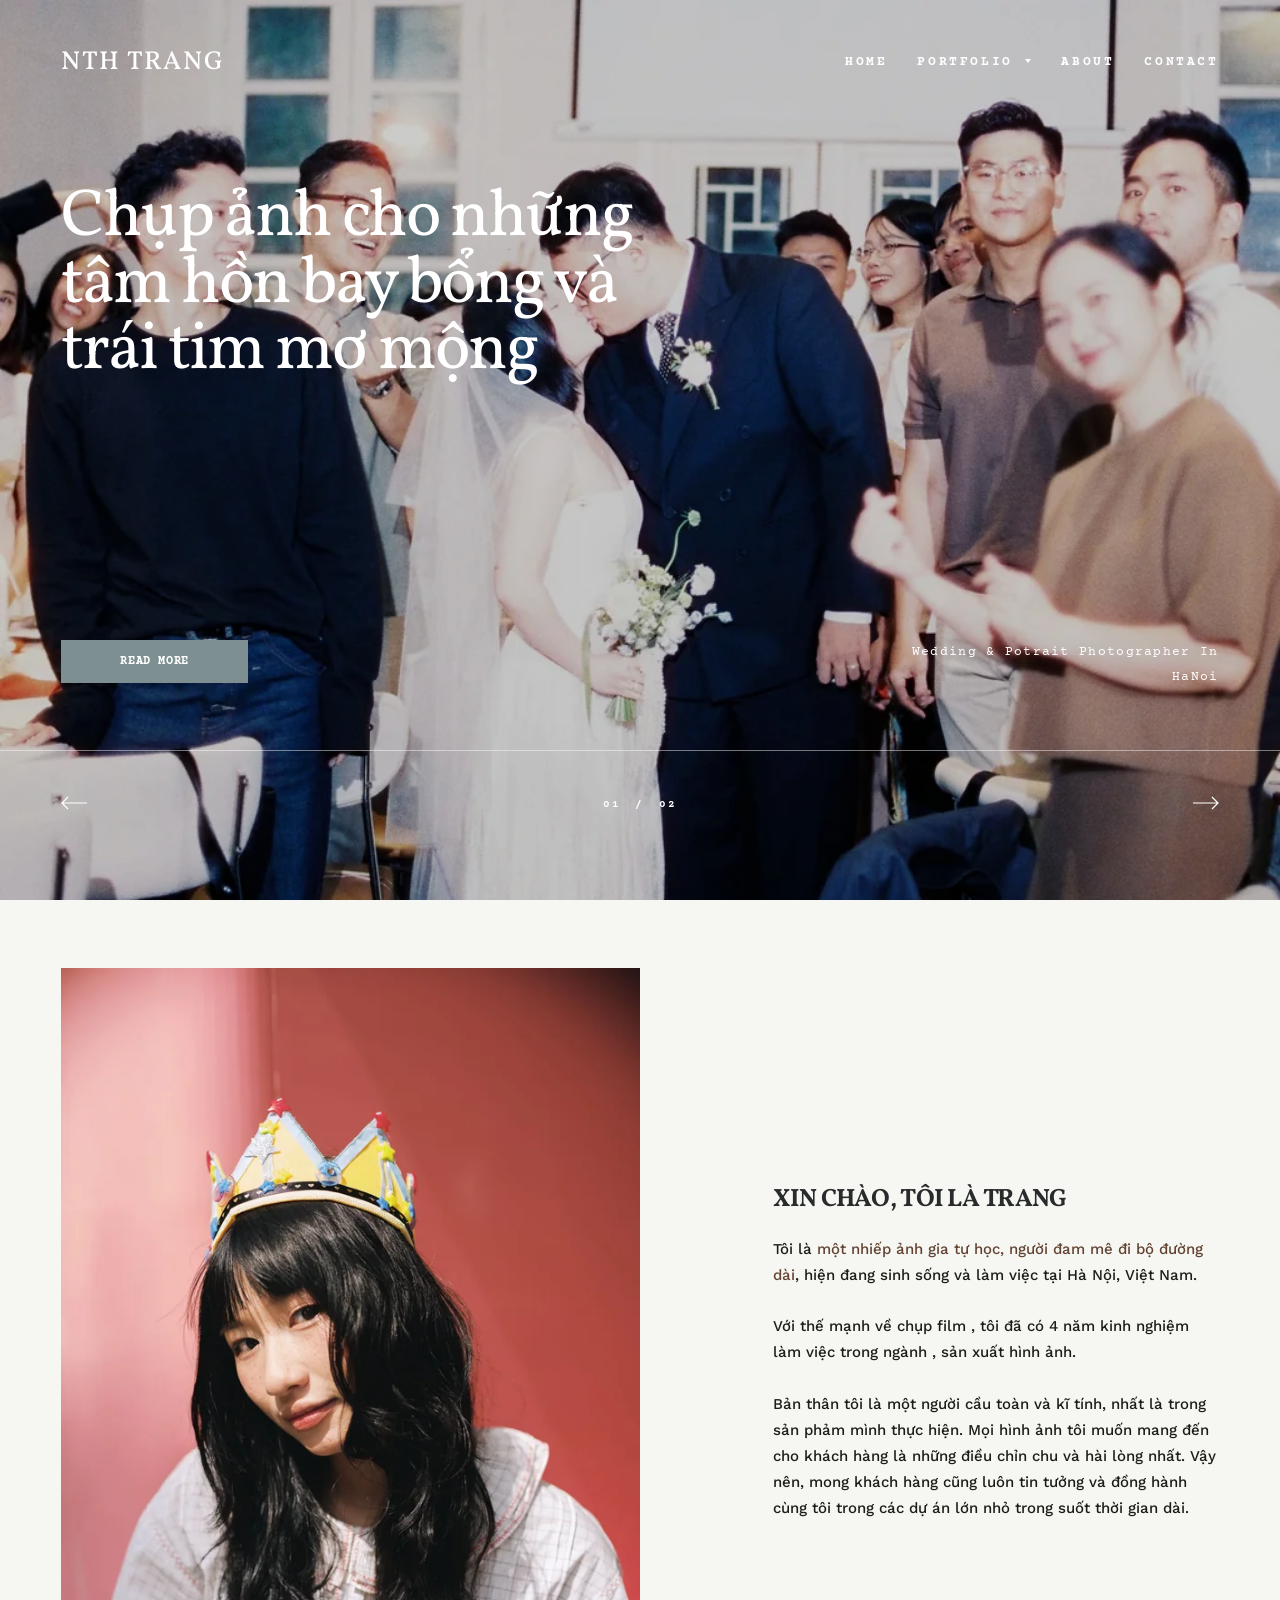
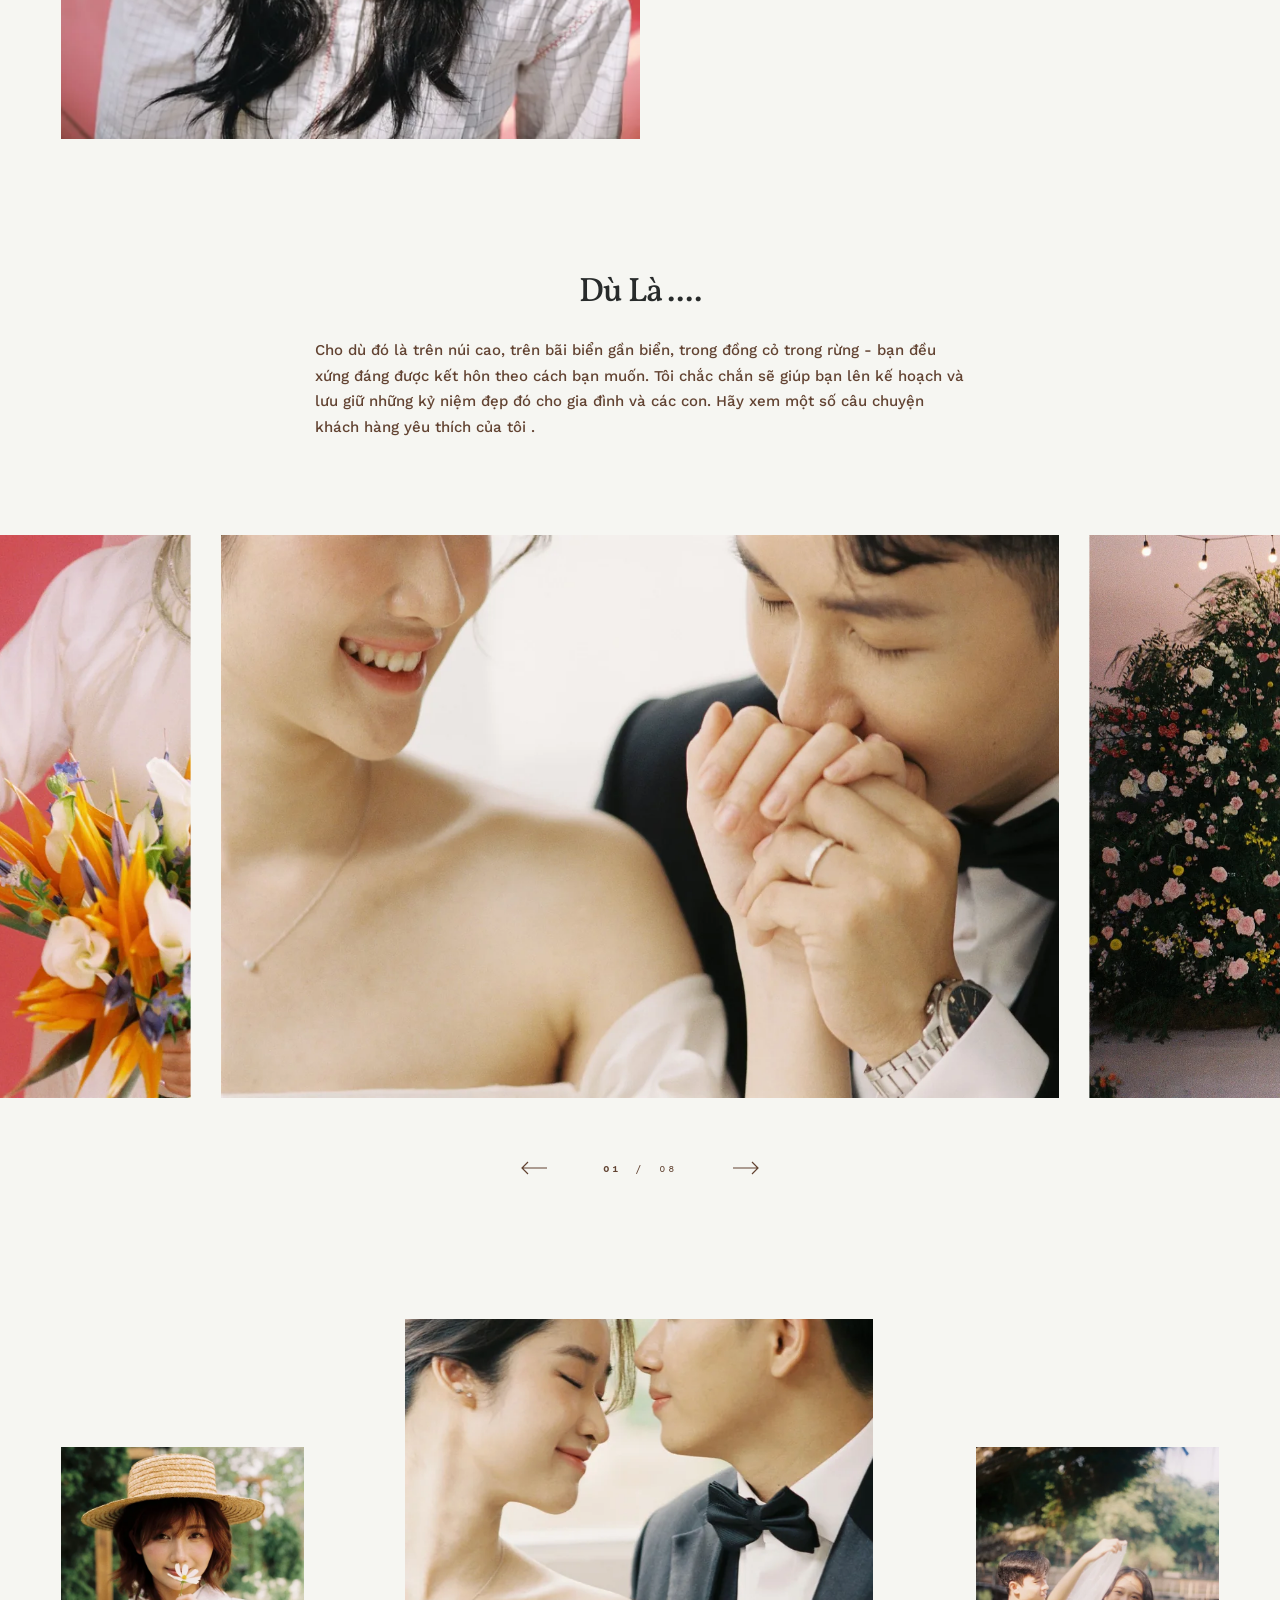
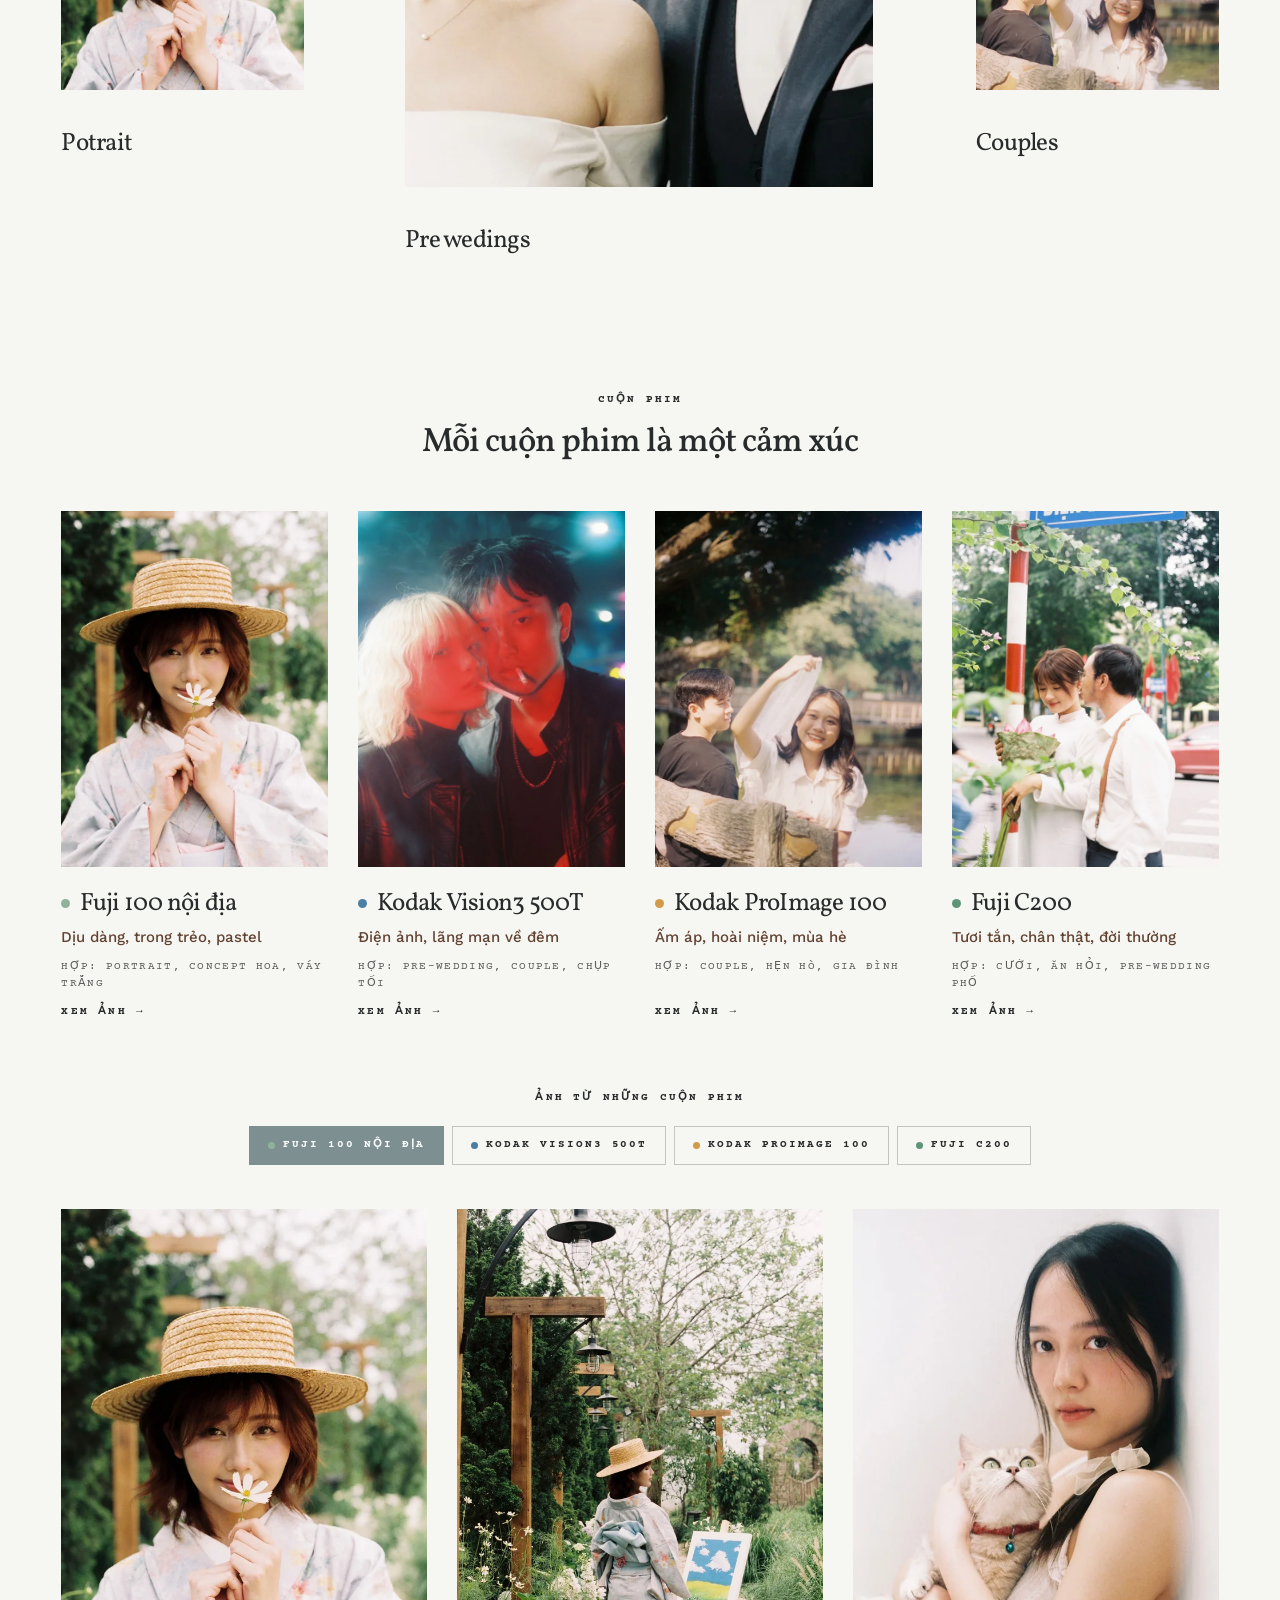
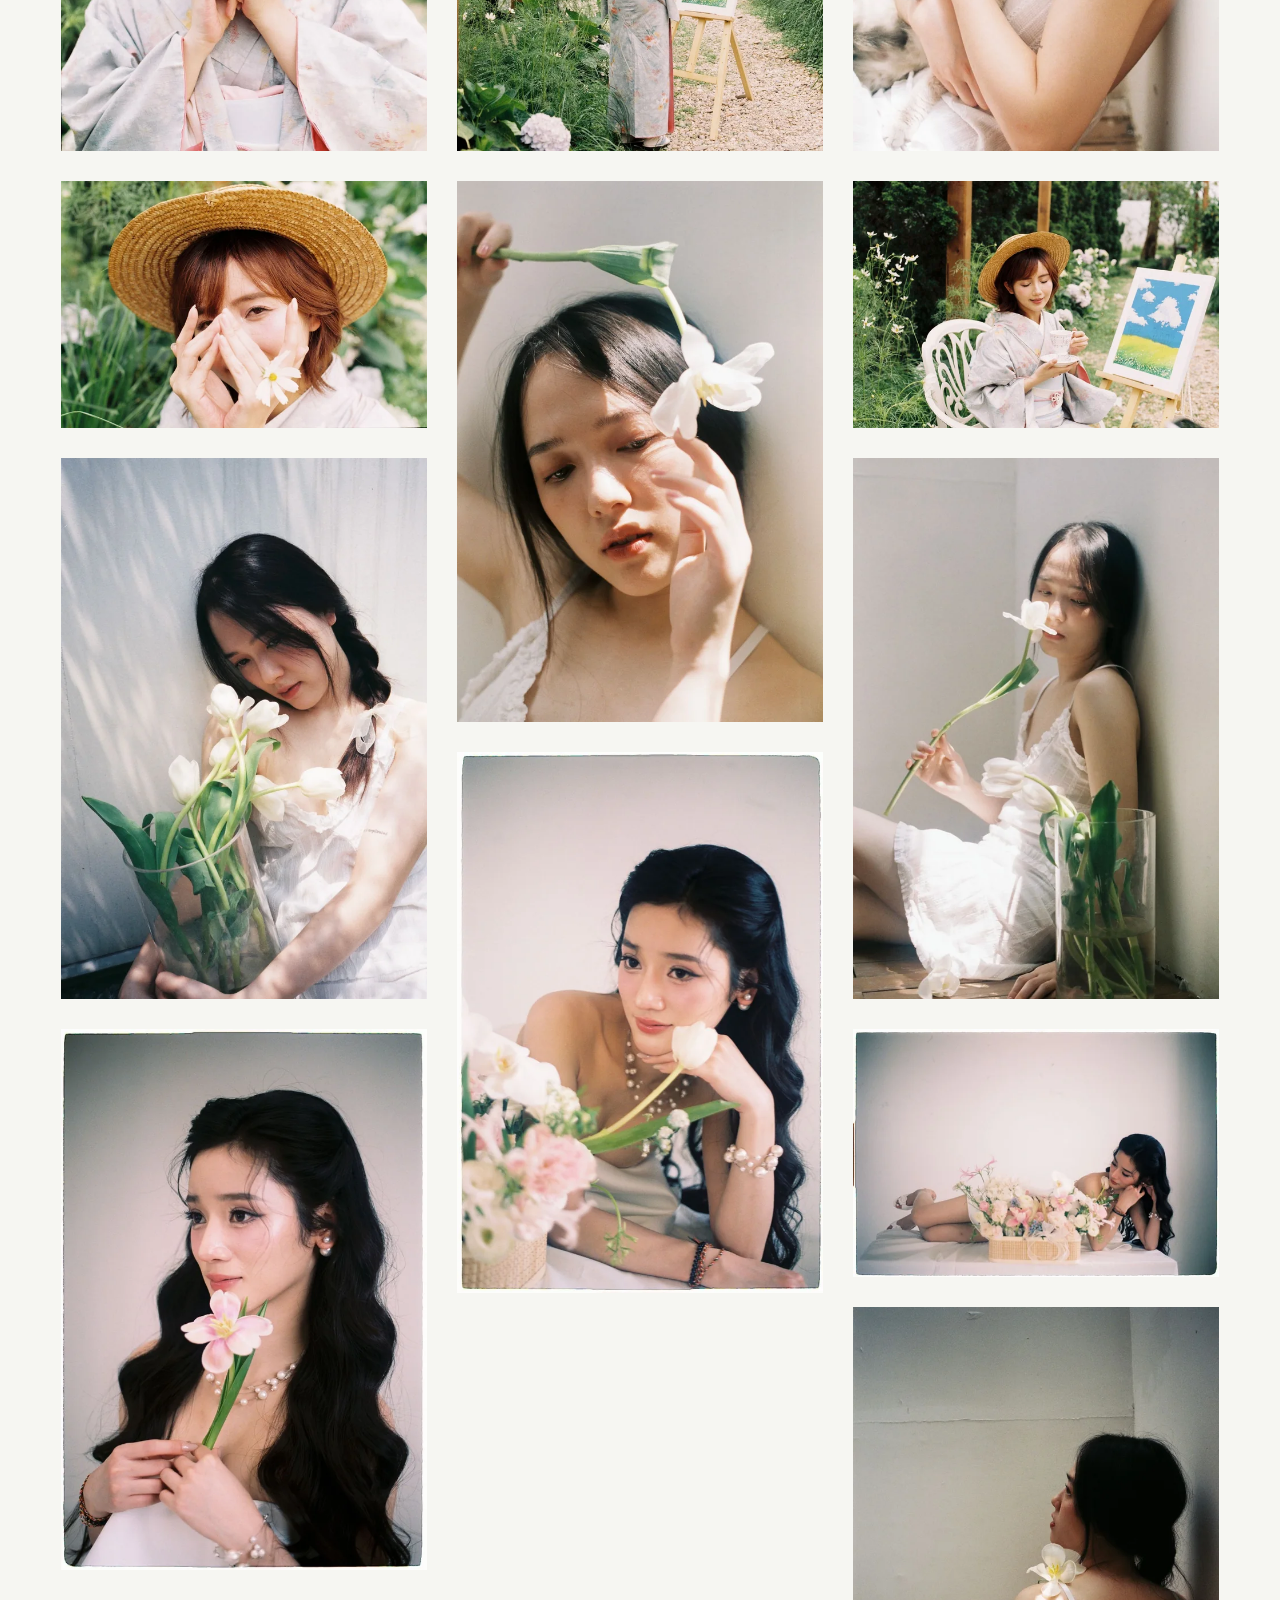
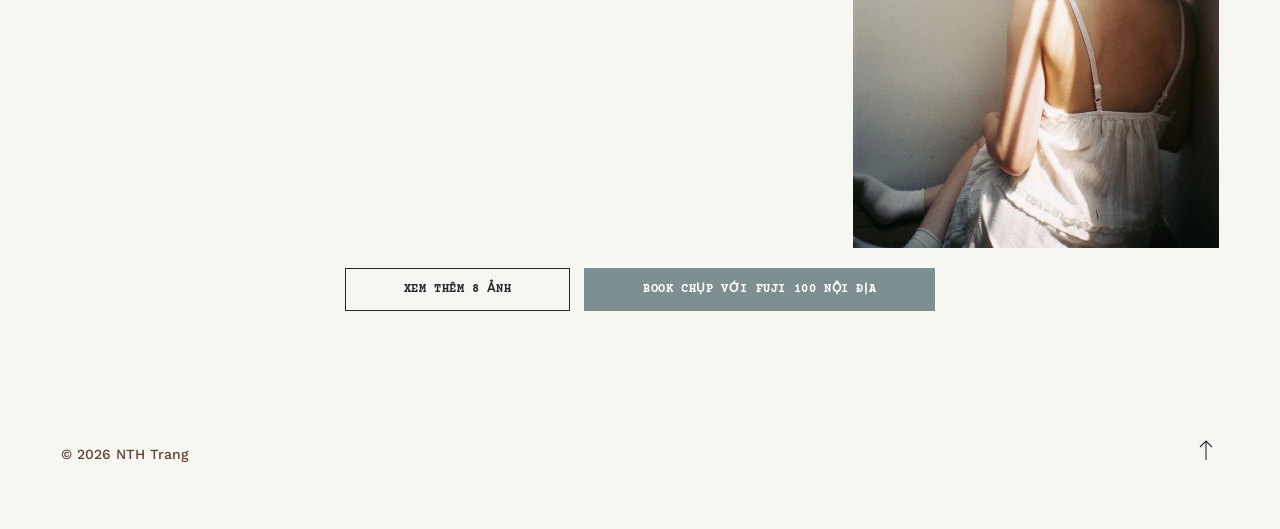
<file: index.html>
<!doctype html>
<html lang="vi">
<head>
<meta charset="utf-8">
<meta name="viewport" content="width=device-width, initial-scale=1">
<title>NTH Trang</title>
<meta name="description" content="Nguyễn Thị Huyền Trang — Wedding &amp; Potrait Photographer in HaNoi. Chụp ảnh film 35mm.">
<meta property="og:title" content="NTH Trang">
<meta property="og:image" content="img/84AKjal_000058-1280.webp">
<link rel="preconnect" href="https://fonts.googleapis.com">
<link rel="preconnect" href="https://fonts.gstatic.com" crossorigin>
<link href="https://fonts.googleapis.com/css2?family=Courier+Prime:ital,wght@0,400;0,700;1,400&family=Vollkorn:ital,wght@0,400;0,500;0,700;1,400&family=Work+Sans:wght@400;500&display=swap" rel="stylesheet">
<link rel="stylesheet" href="assets/style.css">
</head>
<body>
<header class="hd hd-over">
  <a class="logo" href="">NTH Trang</a>
  <nav class="menu" aria-label="Điều hướng chính">
    <a href="" aria-current="page">Home</a>
    <div class="dd">
      <a href="portfolio/">Portfolio <span class="caret"></span></a>
      <div class="dd-list">
        <a href="weddings/">Weddings</a>
        <a href="elopements/">Potrait</a>
        <a href="couples/">Couples</a>
      </div>
    </div>
    <a href="about/">About</a>
    <a href="contact/">Contact</a>
  </nav>
  <button class="burger" aria-label="Mở menu" aria-expanded="false"><span></span><span></span><span></span></button>
</header>
<div class="mnav" hidden>
  <button class="mnav-close" aria-label="Đóng menu">×</button>
  <a href="">Home</a>
  <a href="portfolio/">Portfolio</a>
  <a class="sub" href="weddings/">Weddings</a>
  <a class="sub" href="elopements/">Potrait</a>
  <a class="sub" href="couples/">Couples</a>
  <a href="about/">About</a>
  <a href="contact/">Contact</a>
</div>
<main>

<section class="hero hero-home" aria-label="Ảnh nổi bật">
  <div class="hslides"><div class="hs on"><img src="img/84AKjal_000058-1280.webp" srcset="img/84AKjal_000058-640.webp 640w, img/84AKjal_000058-1280.webp 1280w, img/84AKjal_000058-2048.webp 2048w" sizes="100vw" width="2500" height="1406" alt="" decoding="async"></div><div class="hs"><img src="img/yr4WKd4_0000656-1280.webp" srcset="img/yr4WKd4_0000656-640.webp 640w, img/yr4WKd4_0000656-1280.webp 1280w, img/yr4WKd4_0000656-2048.webp 2048w" sizes="100vw" width="2500" height="1678" alt="" decoding="async" loading="lazy"></div></div>
  <div class="hero-in">
    <h1 class="h-xl">Chụp ảnh cho những tâm hồn bay bổng và trái tim mơ mộng</h1>
    <div class="hero-bottom">
      <a class="btn" href="about/">Read More</a>
      <p class="sub right">Wedding &amp; Potrait Photographer In HaNoi</p>
    </div>
    <div class="hero-nav">
      <button class="hprev" aria-label="Ảnh trước"><svg viewBox="0 0 26 14" width="26" height="14" aria-hidden="true"><path d="M7 1 1 7l6 6M1 7h25" fill="none" stroke="currentColor" stroke-width="1.2"/></svg></button>
      <span class="count"><b class="hcur">01</b><i>/</i><span>02</span></span>
      <button class="hnext" aria-label="Ảnh sau"><svg viewBox="0 0 26 14" width="26" height="14" aria-hidden="true"><path d="M19 1l6 6-6 6M25 7H0" fill="none" stroke="currentColor" stroke-width="1.2"/></svg></button>
    </div>
  </div>
</section>

<section class="sec intro">
  <div class="intro-img"><img src="img/aK6n0zm_IMG_7895-1280.webp" srcset="img/aK6n0zm_IMG_7895-640.webp 640w, img/aK6n0zm_IMG_7895-1280.webp 1280w, img/aK6n0zm_IMG_7895-2048.webp 2048w" sizes="(max-width:760px) 100vw, 45vw" width="2500" height="3333" alt="" decoding="async" loading="lazy" data-full="img/aK6n0zm_IMG_7895-2048.webp"></div>
  <div class="intro-txt">
    <h2 class="h-s bold">XIN CHÀO, TÔI LÀ TRANG</h2>
    <p class="body dark">Tôi là <span class="brown">một nhiếp ảnh gia tự học, người đam mê đi bộ đường dài</span>, hiện đang sinh sống và làm việc tại Hà Nội, Việt Nam.</p>
    <p class="body dark">Với thế mạnh về chụp film , tôi đã có 4 năm kinh nghiệm làm việc trong ngành , sản xuất hình ảnh.</p>
    <p class="body dark">Bản thân tôi là một người cầu toàn và kĩ tính, nhất là trong sản phảm mình thực hiện. Mọi hình ảnh tôi muốn mang đến cho khách hàng là những điều chỉn chu và hài lòng nhất. Vậy nên, mong khách hàng cũng luôn tin tưởng và đồng hành cùng tôi trong các dự án lớn nhỏ trong suốt thời gian dài.</p>
  </div>
</section>

<section class="sec narrow narrow-s">
  <h2 class="h-m center">Dù Là ....</h2>
  <p class="body">Cho dù đó là trên núi cao, trên bãi biển gần biển, trong đồng cỏ trong rừng - bạn đều xứng đáng được kết hôn theo cách bạn muốn. Tôi chắc chắn sẽ giúp bạn lên kế hoạch và lưu giữ những kỷ niệm đẹp đó cho gia đình và các con. Hãy xem một số câu chuyện khách hàng yêu thích của tôi .</p>
</section>

<section class="carousel lb-group" aria-label="Câu chuyện khách hàng">
  <div class="ctrack"><div class="cs"><img src="img/aK6n0pQ_000035-1280.webp" srcset="img/aK6n0pQ_000035-640.webp 640w, img/aK6n0pQ_000035-1280.webp 1280w, img/aK6n0pQ_000035-2048.webp 2048w" sizes="(max-width:760px) 92vw, 66vw" width="2500" height="1678" alt="" decoding="async" loading="lazy" data-full="img/aK6n0pQ_000035-2048.webp"></div><div class="cs"><img src="img/aK6n0pQ_13-411-1280.webp" srcset="img/aK6n0pQ_13-411-640.webp 640w, img/aK6n0pQ_13-411-1280.webp 1280w, img/aK6n0pQ_13-411-2048.webp 2048w" sizes="(max-width:760px) 92vw, 66vw" width="2500" height="1674" alt="" decoding="async" loading="lazy" data-full="img/aK6n0pQ_13-411-2048.webp"></div><div class="cs"><img src="img/aK6n0pQ_13-1280.webp" srcset="img/aK6n0pQ_13-640.webp 640w, img/aK6n0pQ_13-1280.webp 1280w, img/aK6n0pQ_13-2048.webp 2048w" sizes="(max-width:760px) 92vw, 66vw" width="2500" height="1675" alt="" decoding="async" loading="lazy" data-full="img/aK6n0pQ_13-2048.webp"></div><div class="cs"><img src="img/aK6n0pQ_18-7-1280.webp" srcset="img/aK6n0pQ_18-7-640.webp 640w, img/aK6n0pQ_18-7-1280.webp 1280w, img/aK6n0pQ_18-7-2048.webp 2048w" sizes="(max-width:760px) 92vw, 66vw" width="2500" height="1675" alt="" decoding="async" loading="lazy" data-full="img/aK6n0pQ_18-7-2048.webp"></div><div class="cs"><img src="img/aK6n0pQ_000004-1280.webp" srcset="img/aK6n0pQ_000004-640.webp 640w, img/aK6n0pQ_000004-1280.webp 1280w, img/aK6n0pQ_000004-2048.webp 2048w" sizes="(max-width:760px) 92vw, 66vw" width="2500" height="1675" alt="" decoding="async" loading="lazy" data-full="img/aK6n0pQ_000004-2048.webp"></div><div class="cs"><img src="img/aK6n0pQ_0000608-1280.webp" srcset="img/aK6n0pQ_0000608-640.webp 640w, img/aK6n0pQ_0000608-1280.webp 1280w, img/aK6n0pQ_0000608-2048.webp 2048w" sizes="(max-width:760px) 92vw, 66vw" width="2500" height="1692" alt="" decoding="async" loading="lazy" data-full="img/aK6n0pQ_0000608-2048.webp"></div><div class="cs"><img src="img/aK6n0pQ_00000681-1280.webp" srcset="img/aK6n0pQ_00000681-640.webp 640w, img/aK6n0pQ_00000681-1280.webp 1280w, img/aK6n0pQ_00000681-2048.webp 2048w" sizes="(max-width:760px) 92vw, 66vw" width="2500" height="1692" alt="" decoding="async" loading="lazy" data-full="img/aK6n0pQ_00000681-2048.webp"></div><div class="cs"><img src="img/aK6n0pQ_000067-1280.webp" srcset="img/aK6n0pQ_000067-640.webp 640w, img/aK6n0pQ_000067-1280.webp 1280w, img/aK6n0pQ_000067-2048.webp 2048w" sizes="(max-width:760px) 92vw, 66vw" width="2500" height="1702" alt="" decoding="async" loading="lazy" data-full="img/aK6n0pQ_000067-2048.webp"></div></div>
  <div class="cnav">
    <button class="cprev" aria-label="Ảnh trước"><svg viewBox="0 0 26 14" width="26" height="14" aria-hidden="true"><path d="M7 1 1 7l6 6M1 7h25" fill="none" stroke="currentColor" stroke-width="1.2"/></svg></button>
    <span class="count"><b class="ccur">01</b><i>/</i><span>08</span></span>
    <button class="cnext" aria-label="Ảnh sau"><svg viewBox="0 0 26 14" width="26" height="14" aria-hidden="true"><path d="M19 1l6 6-6 6M25 7H0" fill="none" stroke="currentColor" stroke-width="1.2"/></svg></button>
  </div>
</section>

<section class="sec cats"><a class="cat cat-side" href="elopements/">
      <span class="cat-img"><img src="img/7OAm8pG_0000041-1280.webp" srcset="img/7OAm8pG_0000041-640.webp 640w, img/7OAm8pG_0000041-1280.webp 1280w, img/7OAm8pG_0000041-2048.webp 2048w" sizes="(max-width:760px) 100vw, 37vw" width="2456" height="3637" alt="" decoding="async" loading="lazy"><span class="cat-film">fuji 100 nội địa</span></span>
      <span class="h-s">Potrait</span></a><a class="cat cat-mid" href="weddings/">
      <span class="cat-img"><img src="img/aK6bM5m_000037-1280.webp" srcset="img/aK6bM5m_000037-640.webp 640w, img/aK6bM5m_000037-1280.webp 1280w, img/aK6bM5m_000037-2048.webp 2048w" sizes="(max-width:760px) 100vw, 37vw" width="2373" height="3536" alt="" decoding="async" loading="lazy"><span class="cat-film">kodak vision 500T</span></span>
      <span class="h-s">Pre wedings</span></a><a class="cat cat-side" href="couples/">
      <span class="cat-img"><img src="img/9eAzM9G_000064-1280.webp" srcset="img/9eAzM9G_000064-640.webp 640w, img/9eAzM9G_000064-1280.webp 1280w, img/9eAzM9G_000064-2048.webp 2048w" sizes="(max-width:760px) 100vw, 37vw" width="2311" height="3462" alt="" decoding="async" loading="lazy"><span class="cat-film">proimage 100</span></span>
      <span class="h-s">Couples</span></a></section>

<section class="sec films" id="films">
  <p class="eyebrow center">Cuộn phim</p>
  <h2 class="h-m center">Mỗi cuộn phim là một cảm xúc</h2>
  <div class="film-grid" id="filmGrid"></div>
</section>
<section class="sec film-gallery" id="gallery">
  <p class="eyebrow center">Ảnh từ những cuộn phim</p>
  <div class="tabs" role="tablist" aria-label="Chọn cuộn phim" id="tabs"></div>
  <div class="fgal" id="galleryGrid" role="tabpanel"></div>
  <div class="fgal-actions" id="galleryActions"></div>
</section>

</main>
<footer class="ft">
  <span>© 2026 NTH Trang</span>
  <a href="#" class="totop" aria-label="Lên đầu trang"><svg viewBox="0 0 14 20" width="14" height="20" aria-hidden="true"><path d="M1 7l6-6 6 6M7 1v19" fill="none" stroke="currentColor" stroke-width="1.1"/></svg></a>
</footer>
<div class="lightbox" id="lightbox" role="dialog" aria-modal="true" aria-label="Xem ảnh cỡ lớn" hidden>
  <button class="lb-close" aria-label="Đóng (Esc)">×</button>
  <button class="lb-prev" aria-label="Ảnh trước"><svg viewBox="0 0 26 14" width="26" height="14" aria-hidden="true"><path d="M7 1 1 7l6 6M1 7h25" fill="none" stroke="currentColor" stroke-width="1.2"/></svg></button>
  <figure><img id="lbImg" alt=""><figcaption id="lbCap"></figcaption></figure>
  <button class="lb-next" aria-label="Ảnh sau"><svg viewBox="0 0 26 14" width="26" height="14" aria-hidden="true"><path d="M19 1l6 6-6 6M25 7H0" fill="none" stroke="currentColor" stroke-width="1.2"/></svg></button>
</div>
<script src="assets/photos.js"></script>
<script src="assets/films.js"></script>
<script src="assets/app.js"></script>
</body>
</html>
</file>
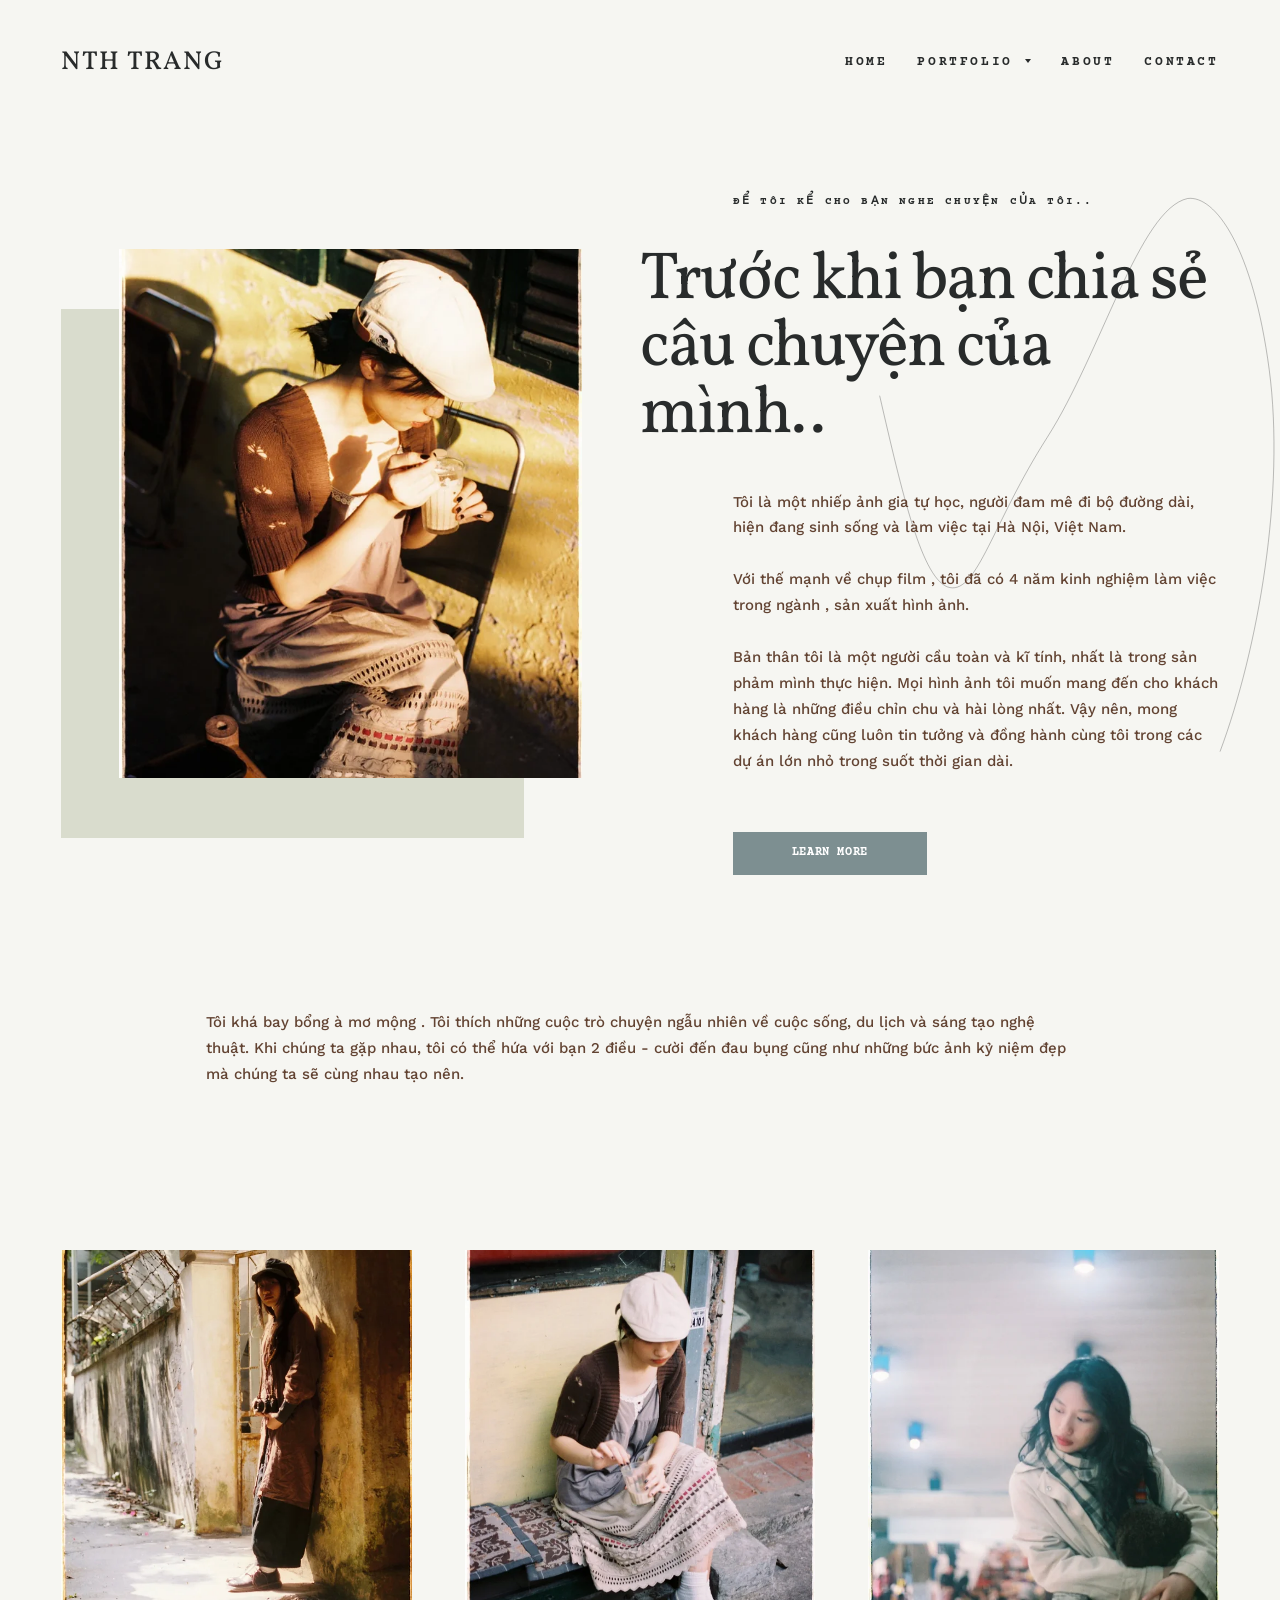
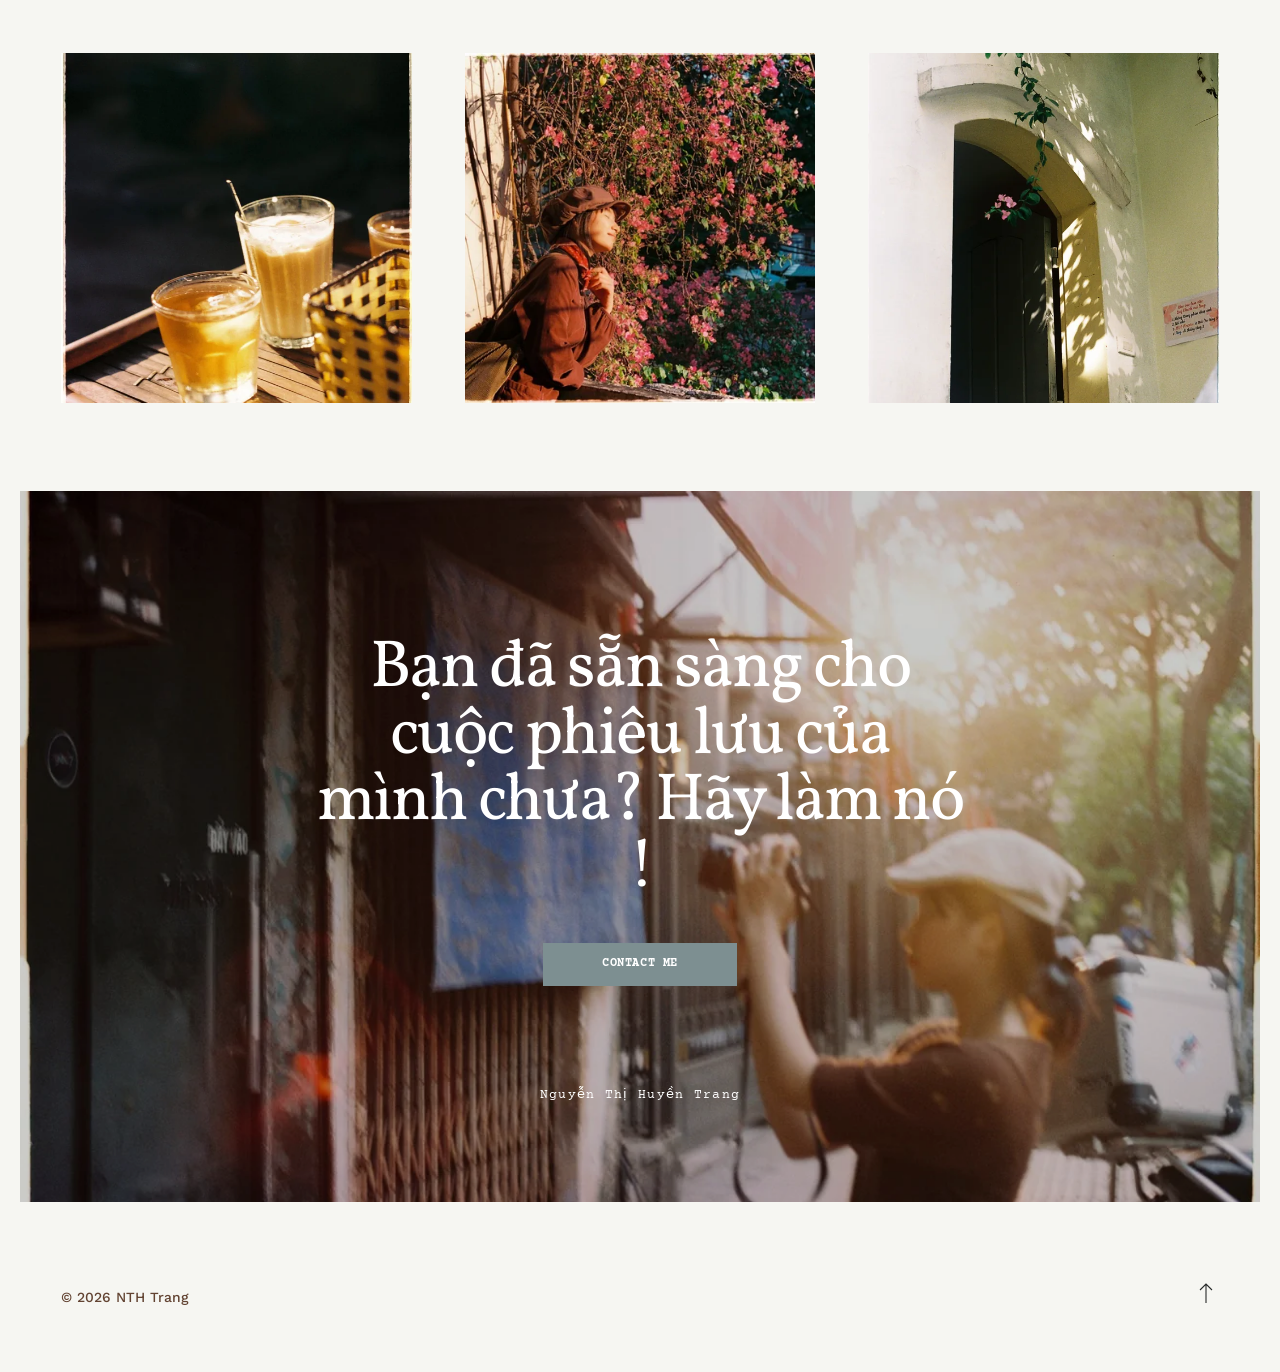
<file: about/index.html>
<!doctype html>
<html lang="vi">
<head>
<meta charset="utf-8">
<meta name="viewport" content="width=device-width, initial-scale=1">
<title>About - NTH Trang</title>
<meta name="description" content="Nguyễn Thị Huyền Trang — Wedding &amp; Potrait Photographer in HaNoi. Chụp ảnh film 35mm.">
<meta property="og:title" content="About - NTH Trang">
<meta property="og:image" content="../img/84AKjal_000058-1280.webp">
<link rel="preconnect" href="https://fonts.googleapis.com">
<link rel="preconnect" href="https://fonts.gstatic.com" crossorigin>
<link href="https://fonts.googleapis.com/css2?family=Courier+Prime:ital,wght@0,400;0,700;1,400&family=Vollkorn:ital,wght@0,400;0,500;0,700;1,400&family=Work+Sans:wght@400;500&display=swap" rel="stylesheet">
<link rel="stylesheet" href="../assets/style.css">
</head>
<body>
<header class="hd">
  <a class="logo" href="../">NTH Trang</a>
  <nav class="menu" aria-label="Điều hướng chính">
    <a href="../">Home</a>
    <div class="dd">
      <a href="../portfolio/">Portfolio <span class="caret"></span></a>
      <div class="dd-list">
        <a href="../weddings/">Weddings</a>
        <a href="../elopements/">Potrait</a>
        <a href="../couples/">Couples</a>
      </div>
    </div>
    <a href="../about/" aria-current="page">About</a>
    <a href="../contact/">Contact</a>
  </nav>
  <button class="burger" aria-label="Mở menu" aria-expanded="false"><span></span><span></span><span></span></button>
</header>
<div class="mnav" hidden>
  <button class="mnav-close" aria-label="Đóng menu">×</button>
  <a href="../">Home</a>
  <a href="../portfolio/">Portfolio</a>
  <a class="sub" href="../weddings/">Weddings</a>
  <a class="sub" href="../elopements/">Potrait</a>
  <a class="sub" href="../couples/">Couples</a>
  <a href="../about/">About</a>
  <a href="../contact/">Contact</a>
</div>
<main>

<section class="sec ab-top">
  <svg class="curve" viewBox="0 0 1303 328" preserveAspectRatio="none" aria-hidden="true"><path d="M111 319C40 260-10 170 20 100S120 0 171 2c89 6 159 88 260 137s129 89 180 86 89-55 130-110" fill="none" stroke="currentColor" stroke-width="1" vector-effect="non-scaling-stroke"/></svg>
  <div class="ab-photo"><span class="ab-block"></span><img src="../img/M594a6p_00000411-1280.webp" srcset="../img/M594a6p_00000411-640.webp 640w, ../img/M594a6p_00000411-1280.webp 1280w, ../img/M594a6p_00000411-2048.webp 2048w" sizes="(max-width:760px) 100vw, 36vw" width="2444" height="3608" alt="" decoding="async" loading="lazy" data-full="../img/M594a6p_00000411-2048.webp"></div>
  <div class="ab-txt">
    <p class="eyebrow">để tôi kể cho bạn nghe chuyện của tôi..</p>
    <h1 class="h-xl">Trước khi bạn chia sẻ câu chuyện của mình..</h1>
    <div class="ab-body">
      <p class="body">Tôi là  một nhiếp ảnh gia tự học, người đam mê đi bộ đường dài, hiện đang sinh sống và làm việc tại Hà Nội, Việt Nam.</p>
      <p class="body">Với thế mạnh về chụp film  , tôi đã có 4 năm kinh nghiệm làm việc trong ngành , sản xuất hình ảnh.</p>
      <p class="body">Bản thân tôi là một người cầu toàn và kĩ tính, nhất là trong sản phảm mình thực hiện. Mọi hình ảnh tôi muốn mang đến cho khách hàng là những điều chỉn chu và hài lòng nhất. Vậy nên, mong khách hàng cũng luôn tin tưởng và đồng hành cùng tôi trong các dự án lớn nhỏ trong suốt thời gian dài.</p>
      <a class="btn" href="../contact/">Learn More</a>
    </div>
  </div>
</section>
<section class="sec narrow">
  <p class="body">Tôi khá bay bổng à mơ mộng . Tôi thích những cuộc trò chuyện ngẫu nhiên về cuộc sống, du lịch và sáng tạo nghệ thuật. Khi chúng ta gặp nhau, tôi có thể hứa với bạn 2 điều - cười đến đau bụng cũng như những bức ảnh kỷ niệm đẹp mà chúng ta sẽ cùng nhau tạo nên.</p>
</section>
<section class="sec"><div class="squares lb-group"><div class="sq"><img src="../img/ervp0M0_0000412-1280.webp" srcset="../img/ervp0M0_0000412-640.webp 640w, ../img/ervp0M0_0000412-1280.webp 1280w, ../img/ervp0M0_0000412-2048.webp 2048w" sizes="(max-width:760px) 100vw, 28vw" width="2397" height="3543" alt="" decoding="async" loading="lazy" data-full="../img/ervp0M0_0000412-2048.webp"></div><div class="sq"><img src="../img/ervp0M0_IMG_1208-1280.webp" srcset="../img/ervp0M0_IMG_1208-640.webp 640w, ../img/ervp0M0_IMG_1208-1280.webp 1280w, ../img/ervp0M0_IMG_1208-2048.webp 1734w" sizes="(max-width:760px) 100vw, 28vw" width="1734" height="2560" alt="" decoding="async" loading="lazy" data-full="../img/ervp0M0_IMG_1208-2048.webp"></div><div class="sq"><img src="../img/ervp0M0_0000632-1280.webp" srcset="../img/ervp0M0_0000632-640.webp 640w, ../img/ervp0M0_0000632-1280.webp 1280w, ../img/ervp0M0_0000632-2048.webp 2048w" sizes="(max-width:760px) 100vw, 28vw" width="2397" height="3543" alt="" decoding="async" loading="lazy" data-full="../img/ervp0M0_0000632-2048.webp"></div><div class="sq"><img src="../img/ervp0M0_IMG_1217-1280.webp" srcset="../img/ervp0M0_IMG_1217-640.webp 640w, ../img/ervp0M0_IMG_1217-1280.webp 1280w, ../img/ervp0M0_IMG_1217-2048.webp 1387w" sizes="(max-width:760px) 100vw, 28vw" width="1387" height="2048" alt="" decoding="async" loading="lazy" data-full="../img/ervp0M0_IMG_1217-2048.webp"></div><div class="sq"><img src="../img/ervp0M0_IMG_6791-1280.webp" srcset="../img/ervp0M0_IMG_6791-640.webp 640w, ../img/ervp0M0_IMG_6791-1280.webp 1280w, ../img/ervp0M0_IMG_6791-2048.webp 2047w" sizes="(max-width:760px) 100vw, 28vw" width="2047" height="1385" alt="" decoding="async" loading="lazy" data-full="../img/ervp0M0_IMG_6791-2048.webp"></div><div class="sq"><img src="../img/ervp0M0_000032-1280.webp" srcset="../img/ervp0M0_000032-640.webp 640w, ../img/ervp0M0_000032-1280.webp 1280w, ../img/ervp0M0_000032-2048.webp 2048w" sizes="(max-width:760px) 100vw, 28vw" width="2421" height="3607" alt="" decoding="async" loading="lazy" style="object-position:48% 15%" data-full="../img/ervp0M0_000032-2048.webp"></div></div></section>
<section class="banner banner-cta">
  <img src="../img/7OAEzy1_IMG_1205-1280.webp" srcset="../img/7OAEzy1_IMG_1205-640.webp 640w, ../img/7OAEzy1_IMG_1205-1280.webp 1280w, ../img/7OAEzy1_IMG_1205-2048.webp 2048w" sizes="100vw" width="2500" height="1693" alt="" decoding="async" loading="lazy">
  <div class="banner-in center">
    <h2 class="h-xl">Bạn đã sẵn sàng cho cuộc phiêu lưu của mình chưa? Hãy làm nó !</h2>
    <a class="btn" href="https://www.facebook.com/thanh.nguyenvanthanh.9615/" target="_blank" rel="noopener">Contact Me</a>
    <p class="sub">Nguyễn Thị Huyền Trang</p>
  </div>
</section>

</main>
<footer class="ft">
  <span>© 2026 NTH Trang</span>
  <a href="#" class="totop" aria-label="Lên đầu trang"><svg viewBox="0 0 14 20" width="14" height="20" aria-hidden="true"><path d="M1 7l6-6 6 6M7 1v19" fill="none" stroke="currentColor" stroke-width="1.1"/></svg></a>
</footer>
<div class="lightbox" id="lightbox" role="dialog" aria-modal="true" aria-label="Xem ảnh cỡ lớn" hidden>
  <button class="lb-close" aria-label="Đóng (Esc)">×</button>
  <button class="lb-prev" aria-label="Ảnh trước"><svg viewBox="0 0 26 14" width="26" height="14" aria-hidden="true"><path d="M7 1 1 7l6 6M1 7h25" fill="none" stroke="currentColor" stroke-width="1.2"/></svg></button>
  <figure><img id="lbImg" alt=""><figcaption id="lbCap"></figcaption></figure>
  <button class="lb-next" aria-label="Ảnh sau"><svg viewBox="0 0 26 14" width="26" height="14" aria-hidden="true"><path d="M19 1l6 6-6 6M25 7H0" fill="none" stroke="currentColor" stroke-width="1.2"/></svg></button>
</div>
<script src="../assets/app.js"></script>
</body>
</html>
</file>
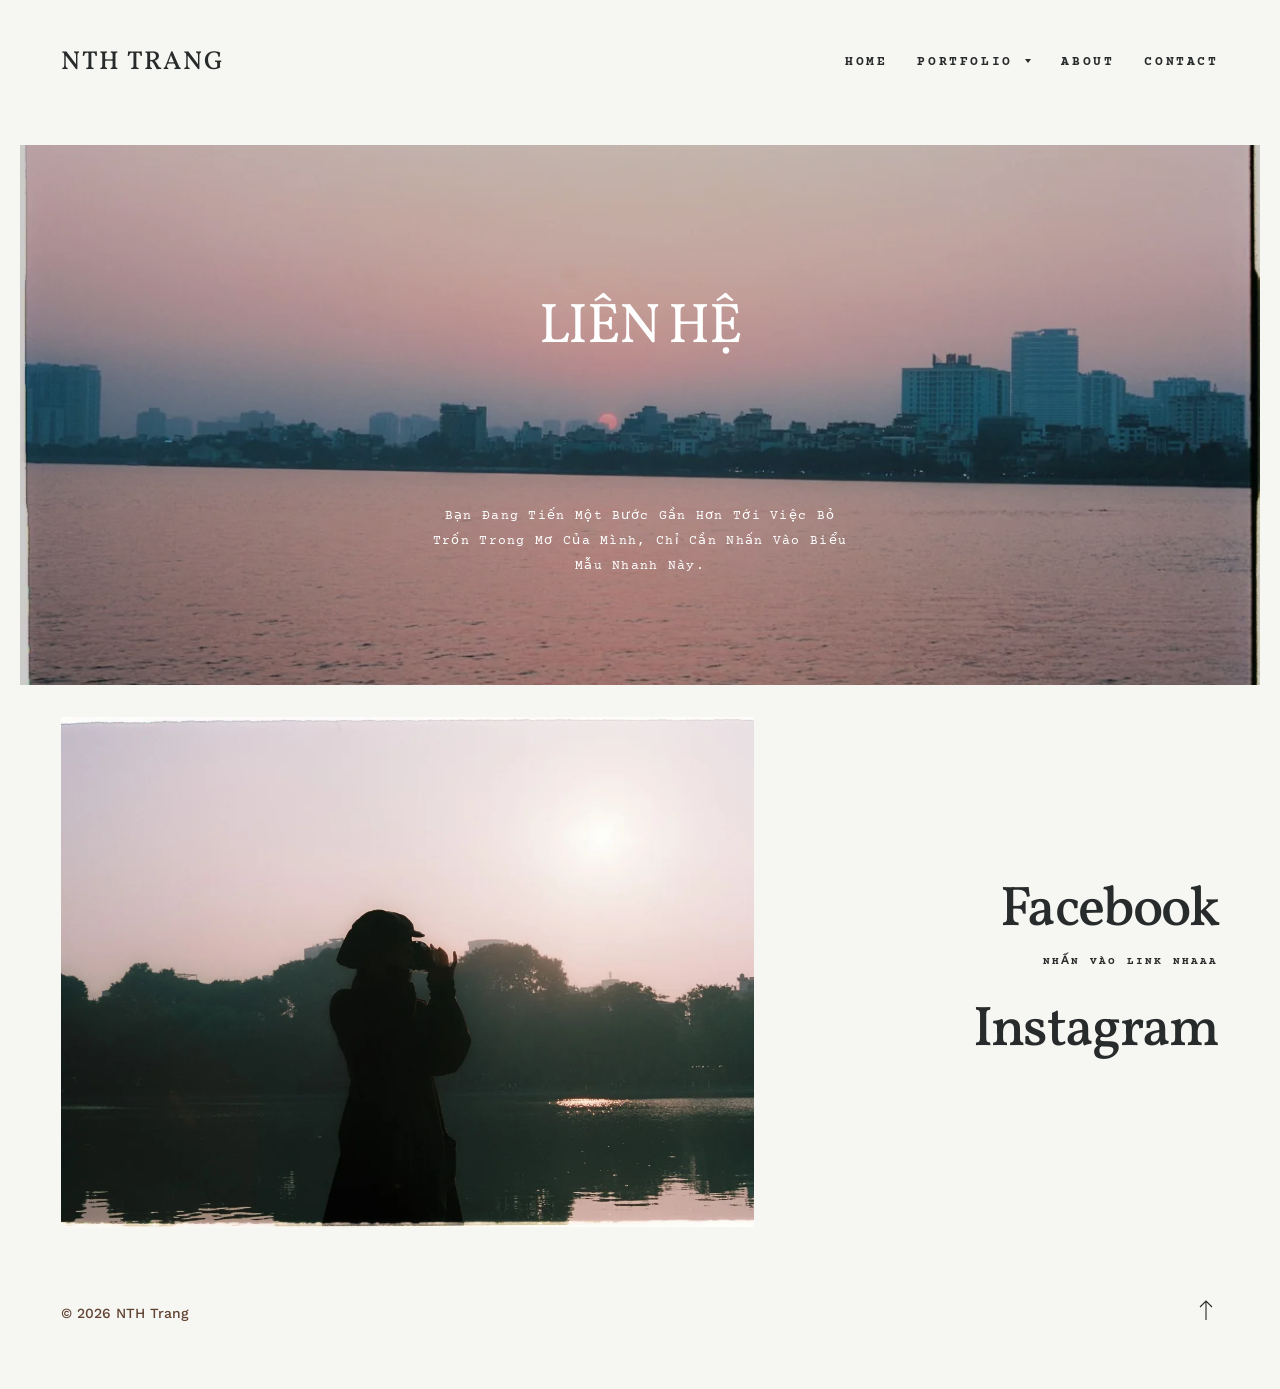
<file: contact/index.html>
<!doctype html>
<html lang="vi">
<head>
<meta charset="utf-8">
<meta name="viewport" content="width=device-width, initial-scale=1">
<title>Contact - NTH Trang</title>
<meta name="description" content="Nguyễn Thị Huyền Trang — Wedding &amp; Potrait Photographer in HaNoi. Chụp ảnh film 35mm.">
<meta property="og:title" content="Contact - NTH Trang">
<meta property="og:image" content="../img/84AKjal_000058-1280.webp">
<link rel="preconnect" href="https://fonts.googleapis.com">
<link rel="preconnect" href="https://fonts.gstatic.com" crossorigin>
<link href="https://fonts.googleapis.com/css2?family=Courier+Prime:ital,wght@0,400;0,700;1,400&family=Vollkorn:ital,wght@0,400;0,500;0,700;1,400&family=Work+Sans:wght@400;500&display=swap" rel="stylesheet">
<link rel="stylesheet" href="../assets/style.css">
</head>
<body>
<header class="hd">
  <a class="logo" href="../">NTH Trang</a>
  <nav class="menu" aria-label="Điều hướng chính">
    <a href="../">Home</a>
    <div class="dd">
      <a href="../portfolio/">Portfolio <span class="caret"></span></a>
      <div class="dd-list">
        <a href="../weddings/">Weddings</a>
        <a href="../elopements/">Potrait</a>
        <a href="../couples/">Couples</a>
      </div>
    </div>
    <a href="../about/">About</a>
    <a href="../contact/" aria-current="page">Contact</a>
  </nav>
  <button class="burger" aria-label="Mở menu" aria-expanded="false"><span></span><span></span><span></span></button>
</header>
<div class="mnav" hidden>
  <button class="mnav-close" aria-label="Đóng menu">×</button>
  <a href="../">Home</a>
  <a href="../portfolio/">Portfolio</a>
  <a class="sub" href="../weddings/">Weddings</a>
  <a class="sub" href="../elopements/">Potrait</a>
  <a class="sub" href="../couples/">Couples</a>
  <a href="../about/">About</a>
  <a href="../contact/">Contact</a>
</div>
<main>

<section class="banner banner-contact">
  <img src="../img/LpL6Q8k_0000212-1280.webp" srcset="../img/LpL6Q8k_0000212-640.webp 640w, ../img/LpL6Q8k_0000212-1280.webp 1280w, ../img/LpL6Q8k_0000212-2048.webp 2048w" sizes="100vw" width="2500" height="1691" alt="" decoding="async" style="object-position:50% 58%">
  <div class="banner-in center">
    <h1 class="h-l">LIÊN HỆ</h1>
    <p class="sub">Bạn đang tiến một bước gần hơn tới việc bỏ trốn trong mơ của mình, chỉ cần nhấn vào biểu mẫu nhanh này.</p>
  </div>
</section>
<section class="sec ct">
  <div class="ct-img"><img src="../img/GJaVVoR_000017-1280.webp" srcset="../img/GJaVVoR_000017-640.webp 640w, ../img/GJaVVoR_000017-1280.webp 1280w, ../img/GJaVVoR_000017-2048.webp 2048w" sizes="(max-width:760px) 100vw, 55vw" width="2500" height="1691" alt="" decoding="async" loading="lazy" data-full="../img/GJaVVoR_000017-2048.webp"></div>
  <div class="ct-links">
    <a class="h-l bold5" href="https://www.facebook.com/thanh.nguyenvanthanh.9615/" target="_blank" rel="noopener">Facebook</a>
    <p class="eyebrow">Nhấn vào link nhaaa</p>
    <a class="h-l bold5" href="https://www.instagram.com/chengchupfilm/" target="_blank" rel="noopener">Instagram</a>
  </div>
</section>

</main>
<footer class="ft">
  <span>© 2026 NTH Trang</span>
  <a href="#" class="totop" aria-label="Lên đầu trang"><svg viewBox="0 0 14 20" width="14" height="20" aria-hidden="true"><path d="M1 7l6-6 6 6M7 1v19" fill="none" stroke="currentColor" stroke-width="1.1"/></svg></a>
</footer>
<div class="lightbox" id="lightbox" role="dialog" aria-modal="true" aria-label="Xem ảnh cỡ lớn" hidden>
  <button class="lb-close" aria-label="Đóng (Esc)">×</button>
  <button class="lb-prev" aria-label="Ảnh trước"><svg viewBox="0 0 26 14" width="26" height="14" aria-hidden="true"><path d="M7 1 1 7l6 6M1 7h25" fill="none" stroke="currentColor" stroke-width="1.2"/></svg></button>
  <figure><img id="lbImg" alt=""><figcaption id="lbCap"></figcaption></figure>
  <button class="lb-next" aria-label="Ảnh sau"><svg viewBox="0 0 26 14" width="26" height="14" aria-hidden="true"><path d="M19 1l6 6-6 6M25 7H0" fill="none" stroke="currentColor" stroke-width="1.2"/></svg></button>
</div>
<script src="../assets/app.js"></script>
</body>
</html>
</file>
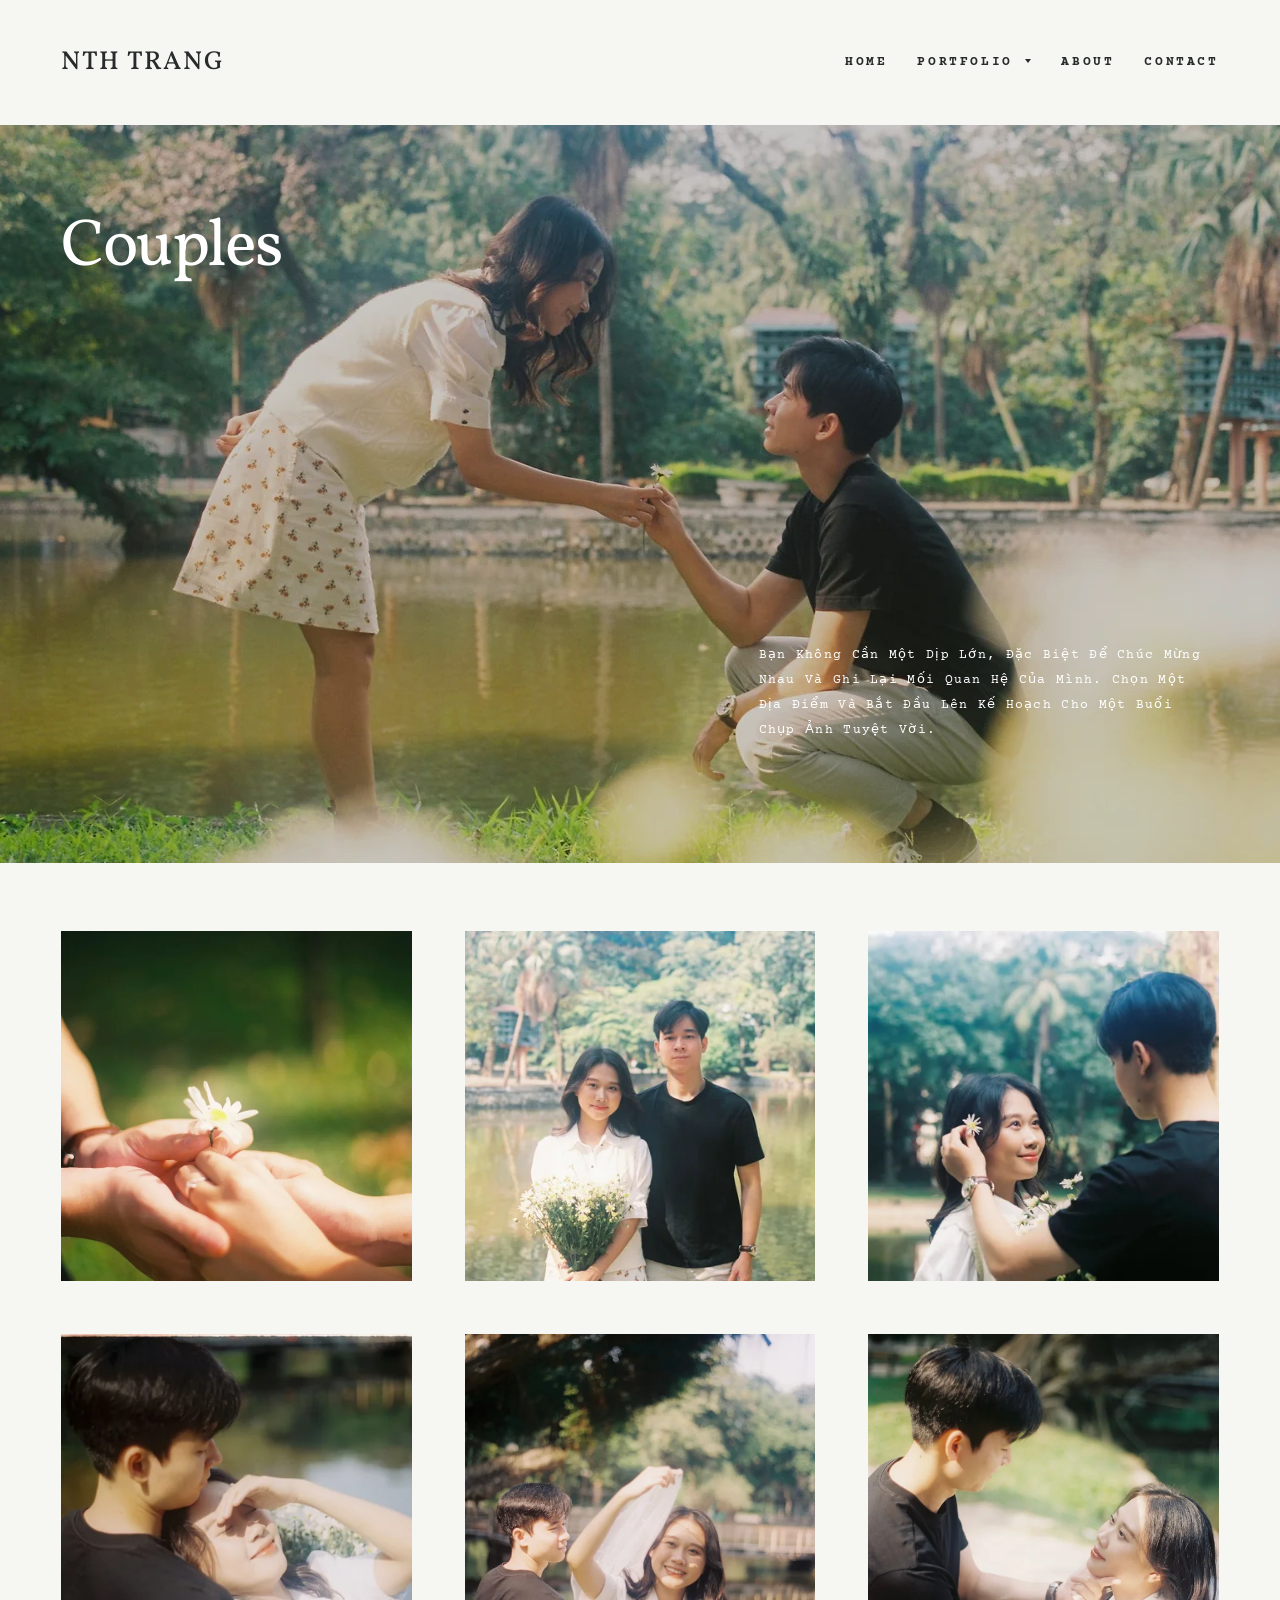
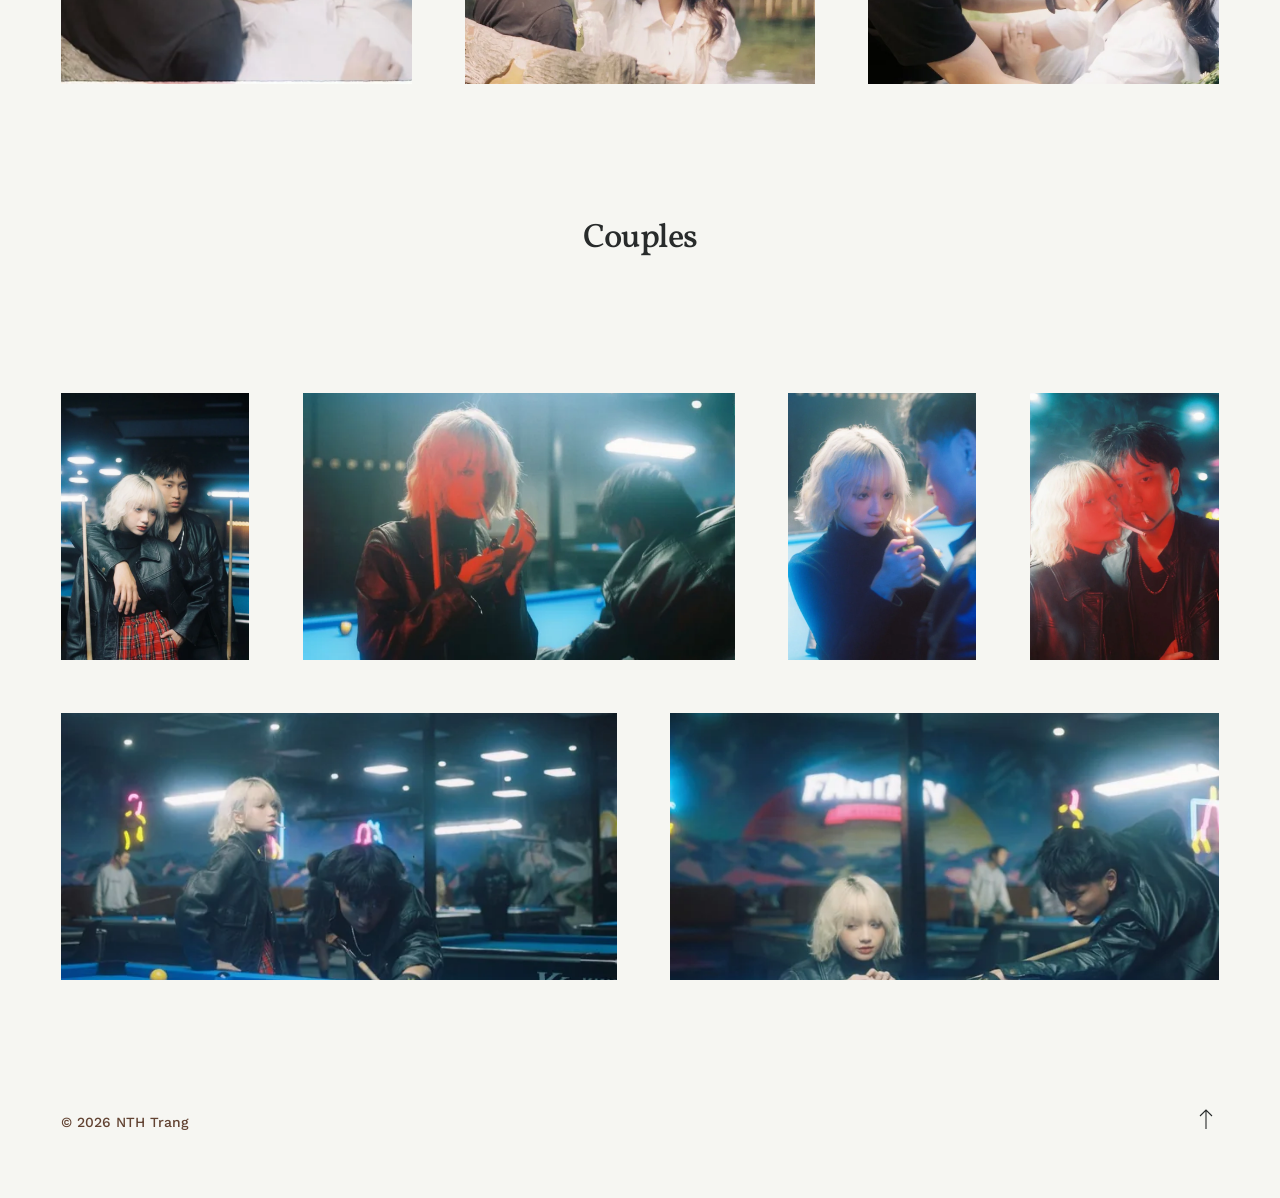
<file: couples/index.html>
<!doctype html>
<html lang="vi">
<head>
<meta charset="utf-8">
<meta name="viewport" content="width=device-width, initial-scale=1">
<title>Couples - NTH Trang</title>
<meta name="description" content="Nguyễn Thị Huyền Trang — Wedding &amp; Potrait Photographer in HaNoi. Chụp ảnh film 35mm.">
<meta property="og:title" content="Couples - NTH Trang">
<meta property="og:image" content="../img/84AKjal_000058-1280.webp">
<link rel="preconnect" href="https://fonts.googleapis.com">
<link rel="preconnect" href="https://fonts.gstatic.com" crossorigin>
<link href="https://fonts.googleapis.com/css2?family=Courier+Prime:ital,wght@0,400;0,700;1,400&family=Vollkorn:ital,wght@0,400;0,500;0,700;1,400&family=Work+Sans:wght@400;500&display=swap" rel="stylesheet">
<link rel="stylesheet" href="../assets/style.css">
</head>
<body>
<header class="hd">
  <a class="logo" href="../">NTH Trang</a>
  <nav class="menu" aria-label="Điều hướng chính">
    <a href="../">Home</a>
    <div class="dd">
      <a href="../portfolio/" aria-current="page">Portfolio <span class="caret"></span></a>
      <div class="dd-list">
        <a href="../weddings/">Weddings</a>
        <a href="../elopements/">Potrait</a>
        <a href="../couples/" aria-current="page">Couples</a>
      </div>
    </div>
    <a href="../about/">About</a>
    <a href="../contact/">Contact</a>
  </nav>
  <button class="burger" aria-label="Mở menu" aria-expanded="false"><span></span><span></span><span></span></button>
</header>
<div class="mnav" hidden>
  <button class="mnav-close" aria-label="Đóng menu">×</button>
  <a href="../">Home</a>
  <a href="../portfolio/">Portfolio</a>
  <a class="sub" href="../weddings/">Weddings</a>
  <a class="sub" href="../elopements/">Potrait</a>
  <a class="sub" href="../couples/">Couples</a>
  <a href="../about/">About</a>
  <a href="../contact/">Contact</a>
</div>
<main>

<section class="hero hero-page hero-couples">
  <img src="../img/yr4WK7J_000043-1280.webp" srcset="../img/yr4WK7J_000043-640.webp 640w, ../img/yr4WK7J_000043-1280.webp 1280w, ../img/yr4WK7J_000043-2048.webp 2048w" sizes="100vw" width="2500" height="1626" alt="" decoding="async" style="object-position:52% 69%">
  <div class="hero-in">
    <h1 class="h-xl">Couples</h1>
    <p class="sub hero-note">Bạn không cần một dịp lớn, đặc biệt để chúc mừng nhau và ghi lại mối quan hệ của mình. Chọn một địa điểm và bắt đầu lên kế hoạch cho một buổi chụp ảnh tuyệt vời.</p>
  </div>
</section>
<section class="sec"><div class="squares lb-group"><div class="sq"><img src="../img/XoqREyX_000057-1280.webp" srcset="../img/XoqREyX_000057-640.webp 640w, ../img/XoqREyX_000057-1280.webp 1280w, ../img/XoqREyX_000057-2048.webp 2048w" sizes="(max-width:760px) 100vw, 28vw" width="2321" height="3486" alt="" decoding="async" loading="lazy" data-full="../img/XoqREyX_000057-2048.webp"></div><div class="sq"><img src="../img/XoqREyX_000042-1280.webp" srcset="../img/XoqREyX_000042-640.webp 640w, ../img/XoqREyX_000042-1280.webp 1280w, ../img/XoqREyX_000042-2048.webp 2048w" sizes="(max-width:760px) 100vw, 28vw" width="2500" height="1645" alt="" decoding="async" loading="lazy" data-full="../img/XoqREyX_000042-2048.webp"></div><div class="sq"><img src="../img/XoqREyX_000004-1280.webp" srcset="../img/XoqREyX_000004-640.webp 640w, ../img/XoqREyX_000004-1280.webp 1280w, ../img/XoqREyX_000004-2048.webp 2048w" sizes="(max-width:760px) 100vw, 28vw" width="2500" height="1633" alt="" decoding="async" loading="lazy" data-full="../img/XoqREyX_000004-2048.webp"></div><div class="sq"><img src="../img/XoqREyX_000065-1280.webp" srcset="../img/XoqREyX_000065-640.webp 640w, ../img/XoqREyX_000065-1280.webp 1280w, ../img/XoqREyX_000065-2048.webp 2048w" sizes="(max-width:760px) 100vw, 28vw" width="2500" height="1691" alt="" decoding="async" loading="lazy" data-full="../img/XoqREyX_000065-2048.webp"></div><div class="sq"><img src="../img/XoqREyX_000064-1280.webp" srcset="../img/XoqREyX_000064-640.webp 640w, ../img/XoqREyX_000064-1280.webp 1280w, ../img/XoqREyX_000064-2048.webp 2048w" sizes="(max-width:760px) 100vw, 28vw" width="2311" height="3462" alt="" decoding="async" loading="lazy" data-full="../img/XoqREyX_000064-2048.webp"></div><div class="sq"><img src="../img/XoqREyX_000066-1280.webp" srcset="../img/XoqREyX_000066-640.webp 640w, ../img/XoqREyX_000066-1280.webp 1280w, ../img/XoqREyX_000066-2048.webp 2048w" sizes="(max-width:760px) 100vw, 28vw" width="2312" height="3441" alt="" decoding="async" loading="lazy" data-full="../img/XoqREyX_000066-2048.webp"></div></div></section>
<section class="sec sec-head"><h2 class="h-m center">Couples</h2></section>
<section class="sec"><div class="jrows lb-group"><div class="jrow"><div class="ji" style="flex:0.6667 1 0%"><img src="../img/9eAvEQO_0000661-1280.webp" srcset="../img/9eAvEQO_0000661-640.webp 640w, ../img/9eAvEQO_0000661-1280.webp 1000w" sizes="(max-width:760px) 100vw, 40vw" width="1000" height="1500" alt="" decoding="async" loading="lazy" data-full="../img/9eAvEQO_0000661-1280.webp"></div><div class="ji" style="flex:1.5337 1 0%"><img src="../img/9eAvEQO_0000671-1280.webp" srcset="../img/9eAvEQO_0000671-640.webp 640w, ../img/9eAvEQO_0000671-1280.webp 1000w" sizes="(max-width:760px) 100vw, 40vw" width="1000" height="652" alt="" decoding="async" loading="lazy" data-full="../img/9eAvEQO_0000671-1280.webp"></div><div class="ji" style="flex:0.6684 1 0%"><img src="../img/9eAvEQO_0000703-1280.webp" srcset="../img/9eAvEQO_0000703-640.webp 640w, ../img/9eAvEQO_0000703-1280.webp 1000w" sizes="(max-width:760px) 100vw, 40vw" width="1000" height="1496" alt="" decoding="async" loading="lazy" data-full="../img/9eAvEQO_0000703-1280.webp"></div><div class="ji" style="flex:0.6711 1 0%"><img src="../img/9eAvEQO_000069-1280.webp" srcset="../img/9eAvEQO_000069-640.webp 640w, ../img/9eAvEQO_000069-1280.webp 1000w" sizes="(max-width:760px) 100vw, 40vw" width="1000" height="1490" alt="" decoding="async" loading="lazy" data-full="../img/9eAvEQO_000069-1280.webp"></div></div><div class="jrow"><div class="ji" style="flex:1.4706 1 0%"><img src="../img/9eAvEQO_000073-1280.webp" srcset="../img/9eAvEQO_000073-640.webp 640w, ../img/9eAvEQO_000073-1280.webp 1000w" sizes="(max-width:760px) 100vw, 40vw" width="1000" height="680" alt="" decoding="async" loading="lazy" data-full="../img/9eAvEQO_000073-1280.webp"></div><div class="ji" style="flex:1.4514 1 0%"><img src="../img/9eAvEQO_000072-1280.webp" srcset="../img/9eAvEQO_000072-640.webp 640w, ../img/9eAvEQO_000072-1280.webp 1000w" sizes="(max-width:760px) 100vw, 40vw" width="1000" height="689" alt="" decoding="async" loading="lazy" data-full="../img/9eAvEQO_000072-1280.webp"></div></div></div></section>

</main>
<footer class="ft">
  <span>© 2026 NTH Trang</span>
  <a href="#" class="totop" aria-label="Lên đầu trang"><svg viewBox="0 0 14 20" width="14" height="20" aria-hidden="true"><path d="M1 7l6-6 6 6M7 1v19" fill="none" stroke="currentColor" stroke-width="1.1"/></svg></a>
</footer>
<div class="lightbox" id="lightbox" role="dialog" aria-modal="true" aria-label="Xem ảnh cỡ lớn" hidden>
  <button class="lb-close" aria-label="Đóng (Esc)">×</button>
  <button class="lb-prev" aria-label="Ảnh trước"><svg viewBox="0 0 26 14" width="26" height="14" aria-hidden="true"><path d="M7 1 1 7l6 6M1 7h25" fill="none" stroke="currentColor" stroke-width="1.2"/></svg></button>
  <figure><img id="lbImg" alt=""><figcaption id="lbCap"></figcaption></figure>
  <button class="lb-next" aria-label="Ảnh sau"><svg viewBox="0 0 26 14" width="26" height="14" aria-hidden="true"><path d="M19 1l6 6-6 6M25 7H0" fill="none" stroke="currentColor" stroke-width="1.2"/></svg></button>
</div>
<script src="../assets/app.js"></script>
</body>
</html>
</file>
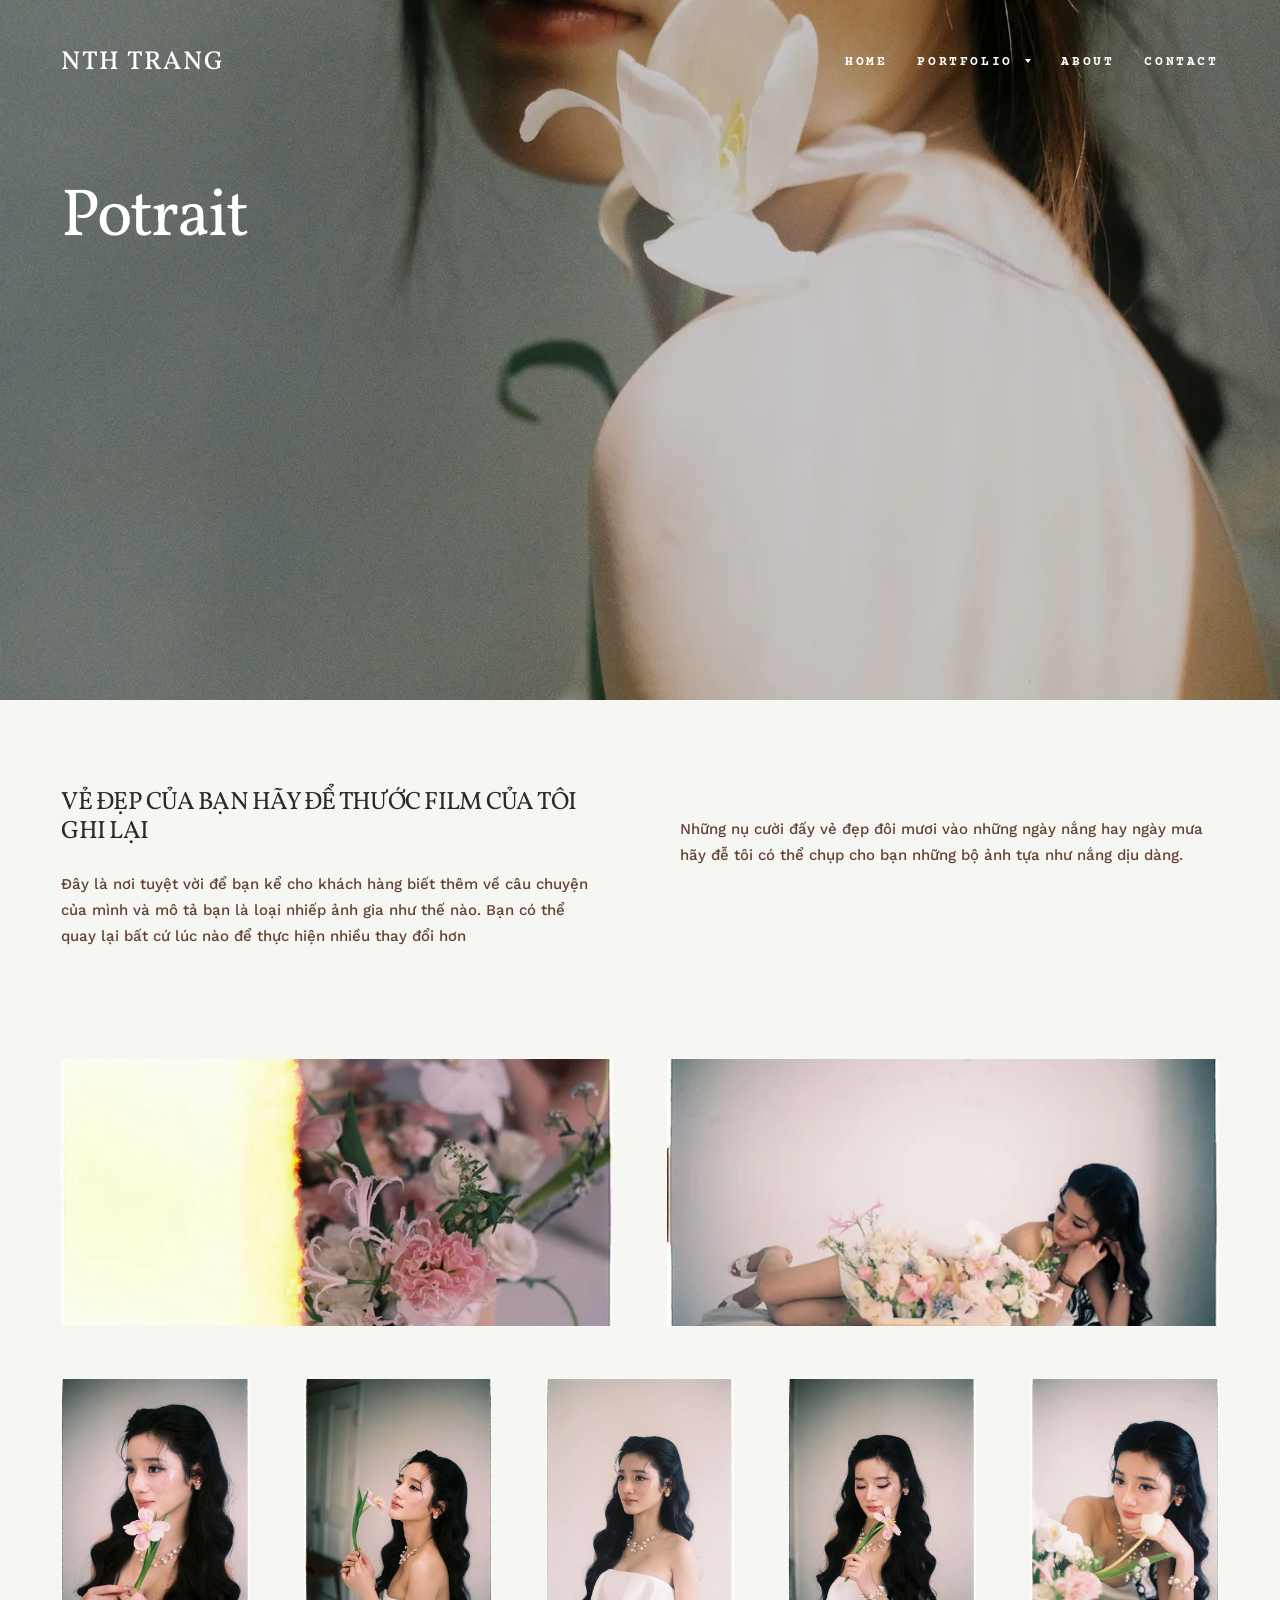
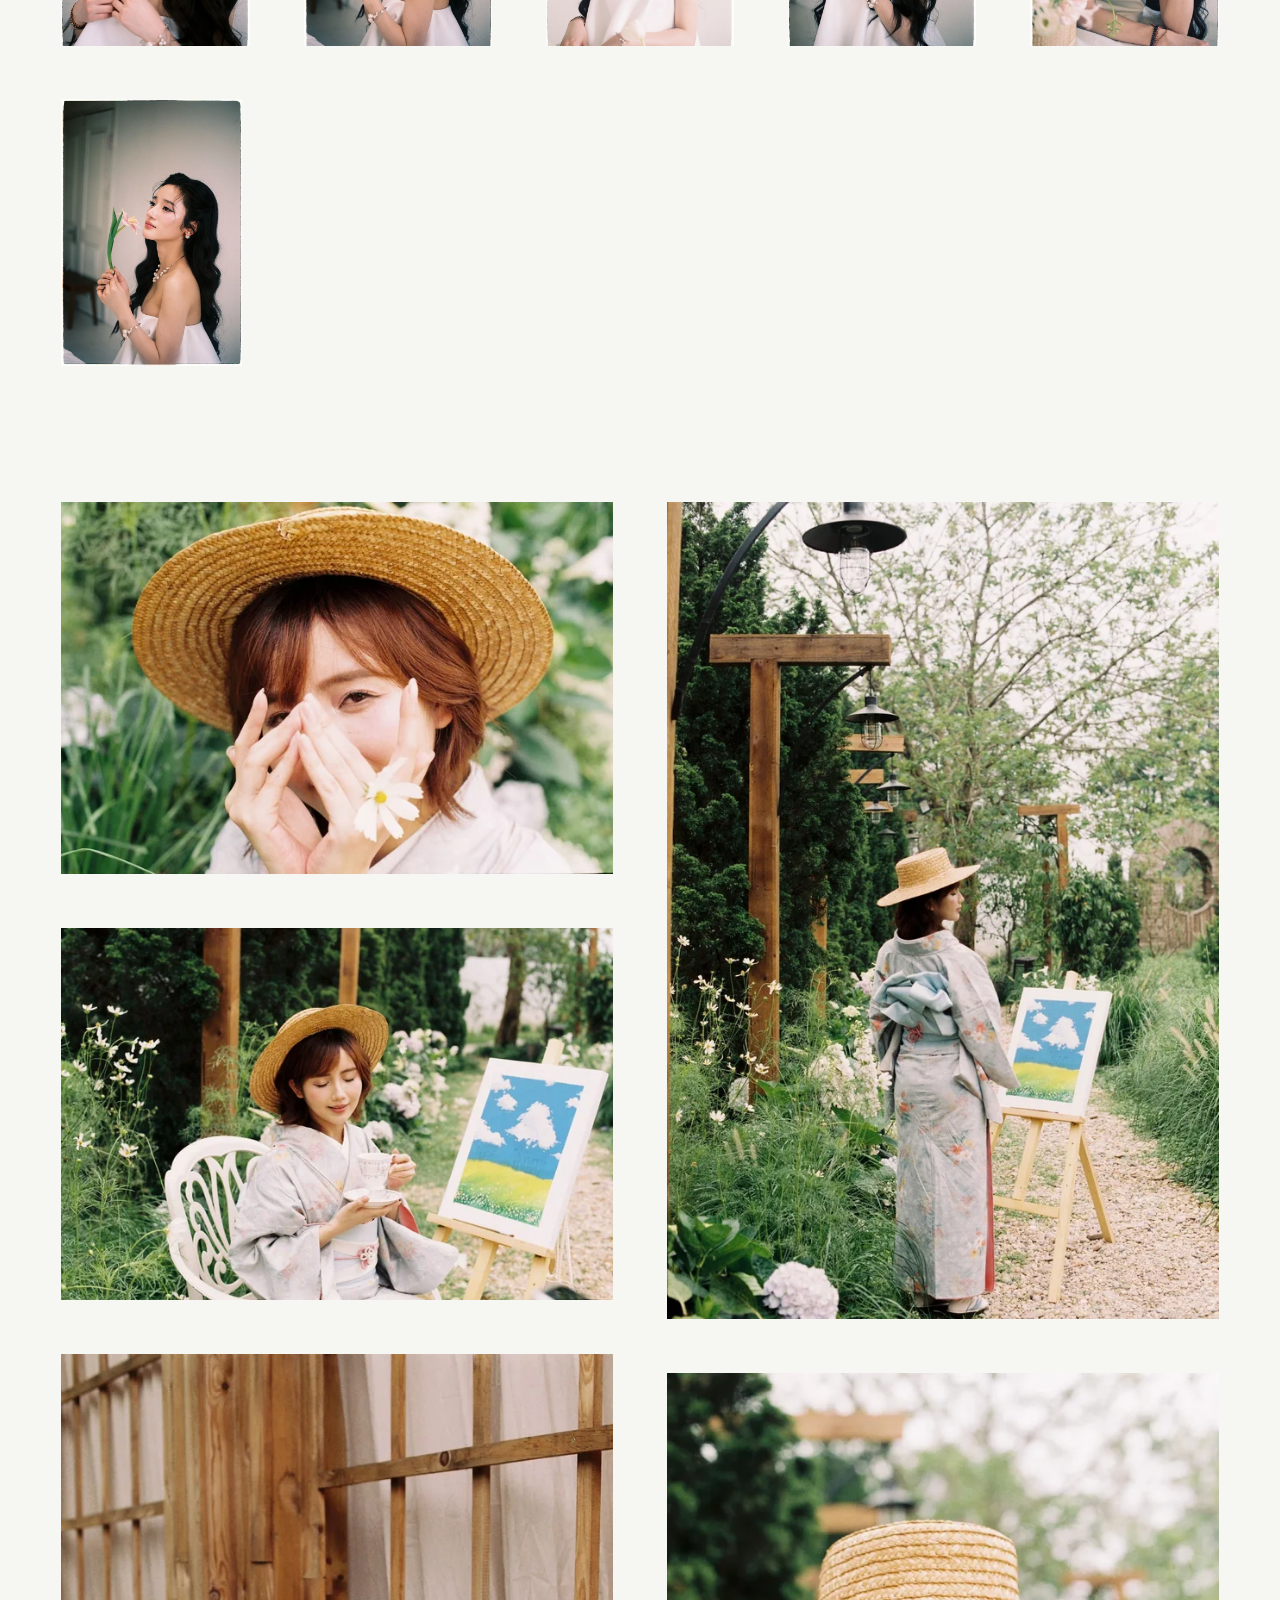
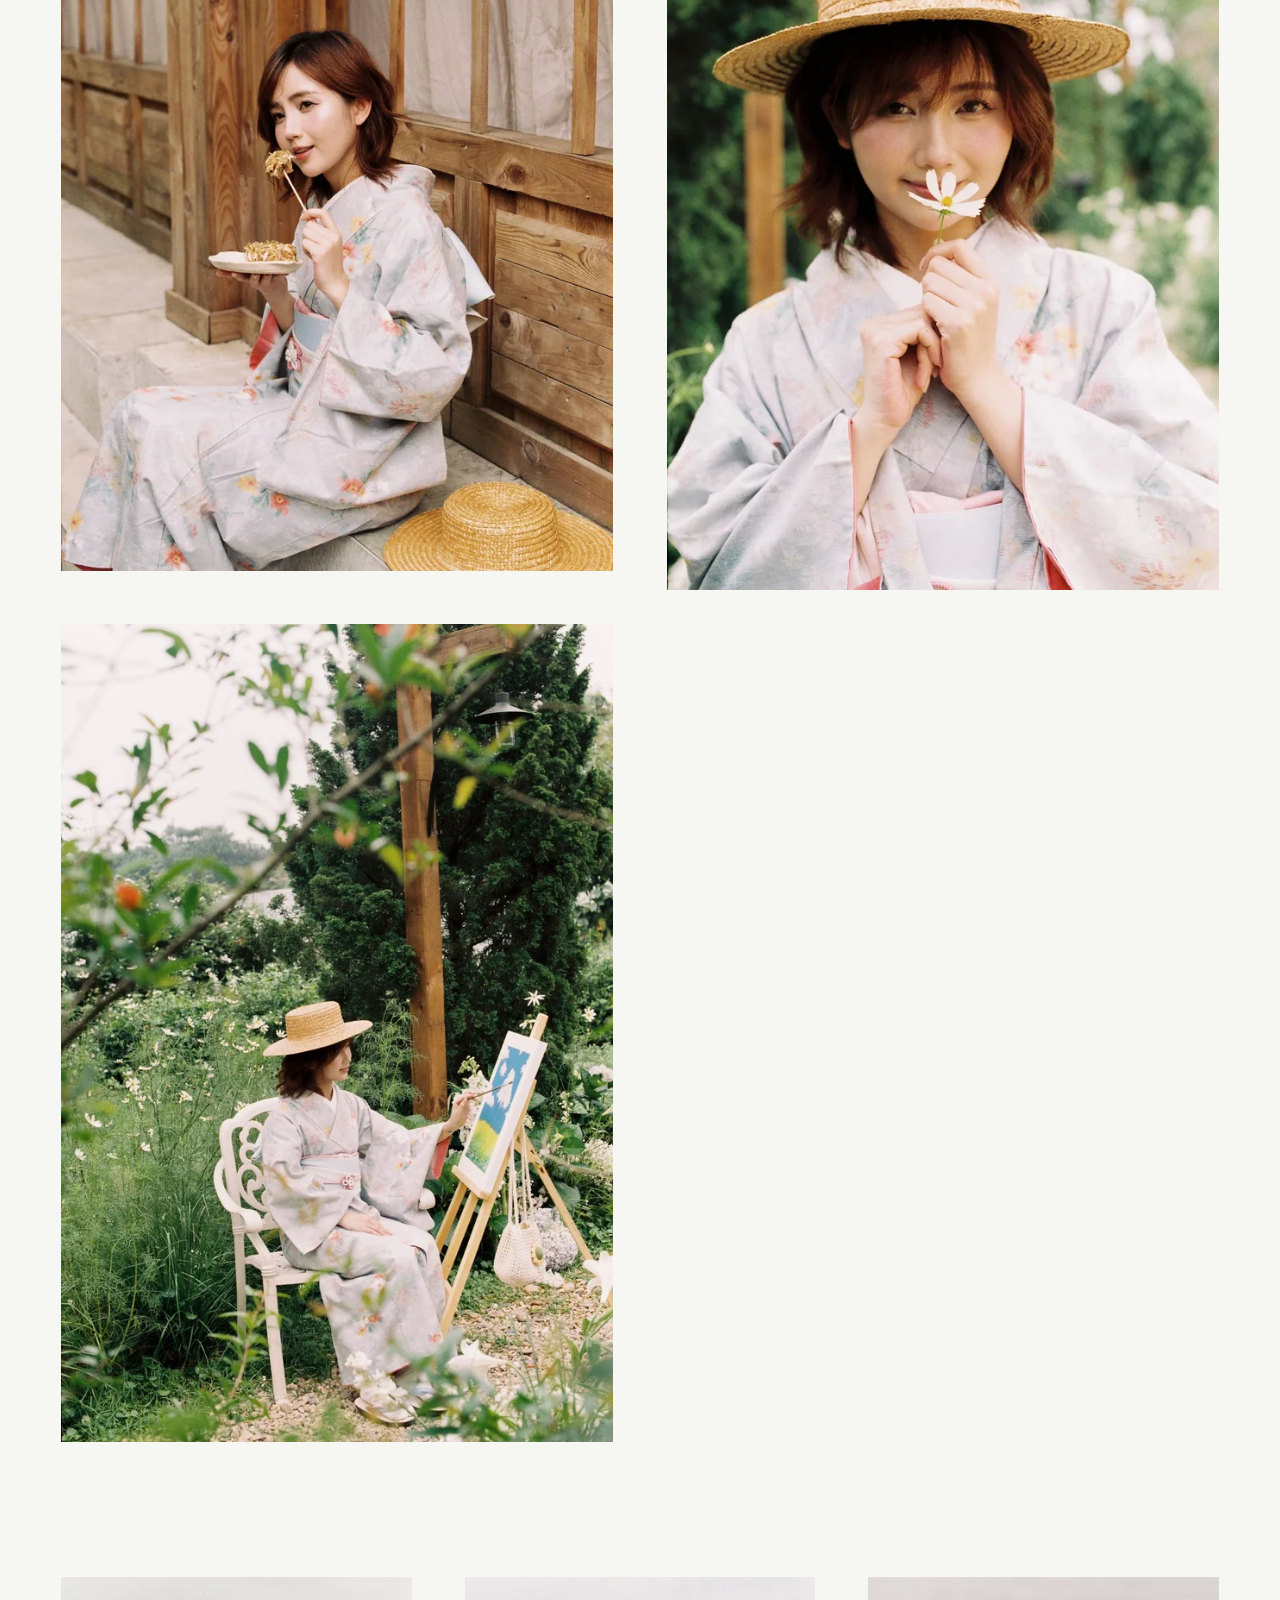
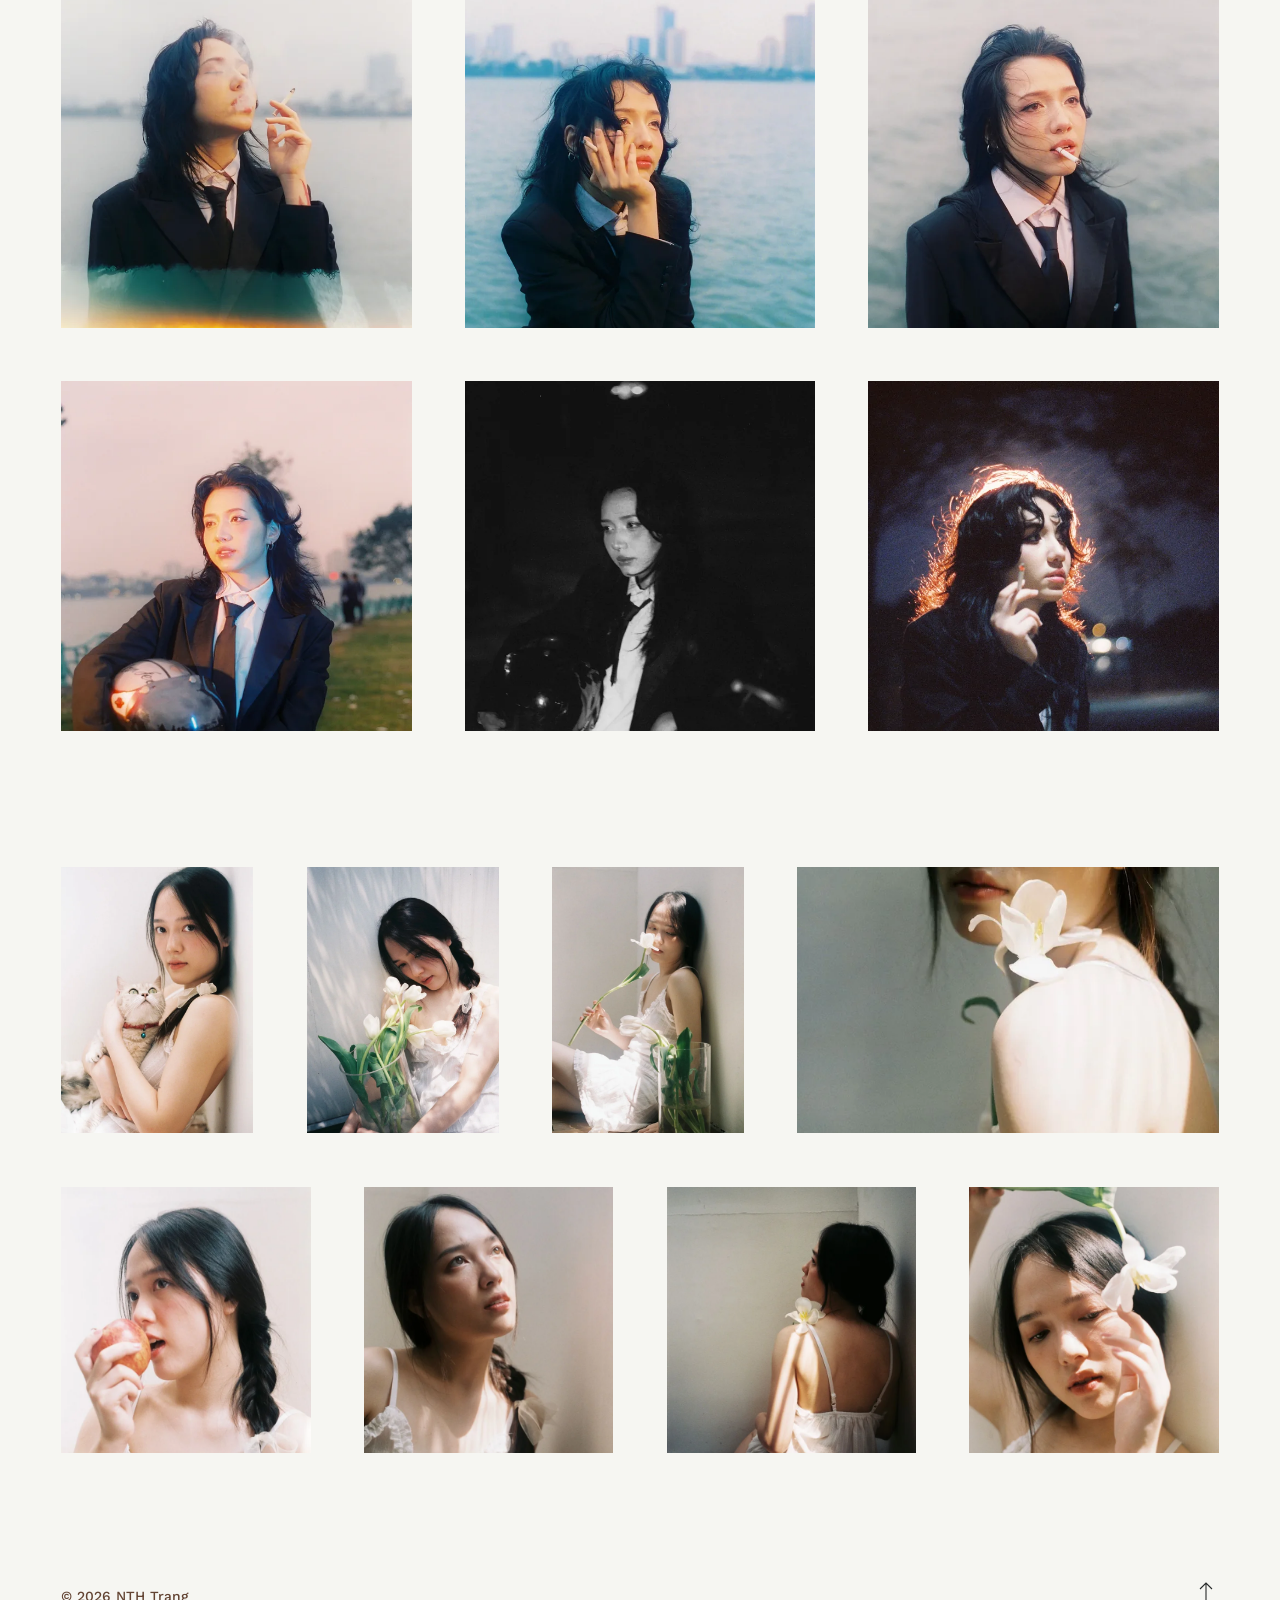
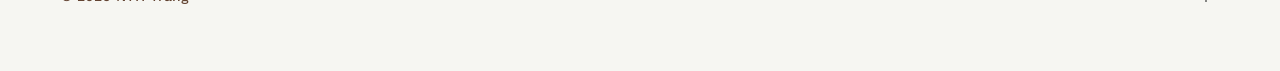
<file: elopements/index.html>
<!doctype html>
<html lang="vi">
<head>
<meta charset="utf-8">
<meta name="viewport" content="width=device-width, initial-scale=1">
<title>Elopements - NTH Trang</title>
<meta name="description" content="Nguyễn Thị Huyền Trang — Wedding &amp; Potrait Photographer in HaNoi. Chụp ảnh film 35mm.">
<meta property="og:title" content="Elopements - NTH Trang">
<meta property="og:image" content="../img/84AKjal_000058-1280.webp">
<link rel="preconnect" href="https://fonts.googleapis.com">
<link rel="preconnect" href="https://fonts.gstatic.com" crossorigin>
<link href="https://fonts.googleapis.com/css2?family=Courier+Prime:ital,wght@0,400;0,700;1,400&family=Vollkorn:ital,wght@0,400;0,500;0,700;1,400&family=Work+Sans:wght@400;500&display=swap" rel="stylesheet">
<link rel="stylesheet" href="../assets/style.css">
</head>
<body>
<header class="hd hd-over">
  <a class="logo" href="../">NTH Trang</a>
  <nav class="menu" aria-label="Điều hướng chính">
    <a href="../">Home</a>
    <div class="dd">
      <a href="../portfolio/" aria-current="page">Portfolio <span class="caret"></span></a>
      <div class="dd-list">
        <a href="../weddings/">Weddings</a>
        <a href="../elopements/" aria-current="page">Potrait</a>
        <a href="../couples/">Couples</a>
      </div>
    </div>
    <a href="../about/">About</a>
    <a href="../contact/">Contact</a>
  </nav>
  <button class="burger" aria-label="Mở menu" aria-expanded="false"><span></span><span></span><span></span></button>
</header>
<div class="mnav" hidden>
  <button class="mnav-close" aria-label="Đóng menu">×</button>
  <a href="../">Home</a>
  <a href="../portfolio/">Portfolio</a>
  <a class="sub" href="../weddings/">Weddings</a>
  <a class="sub" href="../elopements/">Potrait</a>
  <a class="sub" href="../couples/">Couples</a>
  <a href="../about/">About</a>
  <a href="../contact/">Contact</a>
</div>
<main>

<section class="hero hero-page hero-potrait">
  <img src="../img/M594adG_0000011-1280.webp" srcset="../img/M594adG_0000011-640.webp 640w, ../img/M594adG_0000011-1280.webp 1280w, ../img/M594adG_0000011-2048.webp 2048w" sizes="100vw" width="2500" height="1688" alt="" decoding="async">
  <div class="hero-in"><h1 class="h-xl">Potrait</h1></div>
</section>
<section class="sec two">
  <div>
    <h2 class="h-s">VẺ ĐẸP CỦA BẠN HÃY ĐỂ THƯỚC FILM CỦA TÔI GHI LẠI</h2>
    <p class="body">Đây là nơi tuyệt vời để bạn kể cho khách hàng biết thêm về câu chuyện của mình và mô tả bạn là loại nhiếp ảnh gia như thế nào. Bạn có thể quay lại bất cứ lúc nào để thực hiện nhiều thay đổi hơn</p>
  </div>
  <div class="two-r"><p class="body">Những nụ cười đấy vẻ đẹp đôi mươi vào những ngày nắng hay ngày mưa hãy đễ tôi có thể chụp cho bạn những bộ ảnh tựa như nắng dịu dàng.</p></div>
</section>
<section class="sec tight"><div class="jrows lb-group"><div class="jrow"><div class="ji" style="flex:1.4793 1 0%"><img src="../img/OAmvpb7_0000023-1280.webp" srcset="../img/OAmvpb7_0000023-640.webp 640w, ../img/OAmvpb7_0000023-1280.webp 1000w" sizes="(max-width:760px) 100vw, 40vw" width="1000" height="676" alt="" decoding="async" loading="lazy" data-full="../img/OAmvpb7_0000023-1280.webp"></div><div class="ji" style="flex:1.4793 1 0%"><img src="../img/OAmvpb7_0000561-1280.webp" srcset="../img/OAmvpb7_0000561-640.webp 640w, ../img/OAmvpb7_0000561-1280.webp 1000w" sizes="(max-width:760px) 100vw, 40vw" width="1000" height="676" alt="" decoding="async" loading="lazy" data-full="../img/OAmvpb7_0000561-1280.webp"></div></div><div class="jrow"><div class="ji" style="flex:0.6761 1 0%"><img src="../img/OAmvpb7_000061-1280.webp" srcset="../img/OAmvpb7_000061-640.webp 640w, ../img/OAmvpb7_000061-1280.webp 1000w" sizes="(max-width:760px) 100vw, 40vw" width="1000" height="1479" alt="" decoding="async" loading="lazy" data-full="../img/OAmvpb7_000061-1280.webp"></div><div class="ji" style="flex:0.6761 1 0%"><img src="../img/OAmvpb7_000062-1280.webp" srcset="../img/OAmvpb7_000062-640.webp 640w, ../img/OAmvpb7_000062-1280.webp 1000w" sizes="(max-width:760px) 100vw, 40vw" width="1000" height="1479" alt="" decoding="async" loading="lazy" data-full="../img/OAmvpb7_000062-1280.webp"></div><div class="ji" style="flex:0.6761 1 0%"><img src="../img/OAmvpb7_0000422-1280.webp" srcset="../img/OAmvpb7_0000422-640.webp 640w, ../img/OAmvpb7_0000422-1280.webp 1000w" sizes="(max-width:760px) 100vw, 40vw" width="1000" height="1479" alt="" decoding="async" loading="lazy" data-full="../img/OAmvpb7_0000422-1280.webp"></div><div class="ji" style="flex:0.6761 1 0%"><img src="../img/OAmvpb7_0000602-1280.webp" srcset="../img/OAmvpb7_0000602-640.webp 640w, ../img/OAmvpb7_0000602-1280.webp 1000w" sizes="(max-width:760px) 100vw, 40vw" width="1000" height="1479" alt="" decoding="async" loading="lazy" data-full="../img/OAmvpb7_0000602-1280.webp"></div><div class="ji" style="flex:0.6761 1 0%"><img src="../img/OAmvpb7_0000573-1280.webp" srcset="../img/OAmvpb7_0000573-640.webp 640w, ../img/OAmvpb7_0000573-1280.webp 1000w" sizes="(max-width:760px) 100vw, 40vw" width="1000" height="1479" alt="" decoding="async" loading="lazy" data-full="../img/OAmvpb7_0000573-1280.webp"></div></div><div class="jrow jrow-fixed"><div class="ji" style="width:calc(300 * 0.6761 * var(--u))"><img src="../img/OAmvpb7_0000621-1280.webp" srcset="../img/OAmvpb7_0000621-640.webp 640w, ../img/OAmvpb7_0000621-1280.webp 1000w" sizes="(max-width:760px) 100vw, 15vw" width="1000" height="1479" alt="" decoding="async" loading="lazy" data-full="../img/OAmvpb7_0000621-1280.webp"></div></div></div></section>
<section class="sec"><div class="mas lb-group"><div class="mcol"><img src="../img/bkMOlE8_000005-1280.webp" srcset="../img/bkMOlE8_000005-640.webp 640w, ../img/bkMOlE8_000005-1280.webp 1280w, ../img/bkMOlE8_000005-2048.webp 1500w" sizes="(max-width:760px) 100vw, 43vw" width="1500" height="1013" alt="" decoding="async" loading="lazy" style="order:0" data-full="../img/bkMOlE8_000005-2048.webp"><img src="../img/bkMOlE8_000032-1280.webp" srcset="../img/bkMOlE8_000032-640.webp 640w, ../img/bkMOlE8_000032-1280.webp 1280w, ../img/bkMOlE8_000032-2048.webp 1500w" sizes="(max-width:760px) 100vw, 43vw" width="1500" height="1013" alt="" decoding="async" loading="lazy" style="order:2" data-full="../img/bkMOlE8_000032-2048.webp"><img src="../img/bkMOlE8_0000391-1280.webp" srcset="../img/bkMOlE8_0000391-640.webp 640w, ../img/bkMOlE8_0000391-1280.webp 1280w, ../img/bkMOlE8_0000391-2048.webp 1500w" sizes="(max-width:760px) 100vw, 43vw" width="1500" height="2221" alt="" decoding="async" loading="lazy" style="order:4" data-full="../img/bkMOlE8_0000391-2048.webp"><img src="../img/bkMOlE8_000036-1280.webp" srcset="../img/bkMOlE8_000036-640.webp 640w, ../img/bkMOlE8_000036-1280.webp 1280w, ../img/bkMOlE8_000036-2048.webp 1500w" sizes="(max-width:760px) 100vw, 43vw" width="1500" height="2221" alt="" decoding="async" loading="lazy" style="order:5" data-full="../img/bkMOlE8_000036-2048.webp"></div><div class="mcol"><img src="../img/bkMOlE8_000028-1280.webp" srcset="../img/bkMOlE8_000028-640.webp 640w, ../img/bkMOlE8_000028-1280.webp 1280w, ../img/bkMOlE8_000028-2048.webp 1500w" sizes="(max-width:760px) 100vw, 43vw" width="1500" height="2221" alt="" decoding="async" loading="lazy" style="order:1" data-full="../img/bkMOlE8_000028-2048.webp"><img src="../img/bkMOlE8_0000041-1280.webp" srcset="../img/bkMOlE8_0000041-640.webp 640w, ../img/bkMOlE8_0000041-1280.webp 1280w, ../img/bkMOlE8_0000041-2048.webp 1500w" sizes="(max-width:760px) 100vw, 43vw" width="1500" height="2221" alt="" decoding="async" loading="lazy" style="order:3" data-full="../img/bkMOlE8_0000041-2048.webp"></div></div></section>
<section class="sec"><div class="squares lb-group"><div class="sq"><img src="../img/3KAO13d_0000431-1280.webp" srcset="../img/3KAO13d_0000431-640.webp 640w, ../img/3KAO13d_0000431-1280.webp 1280w, ../img/3KAO13d_0000431-2048.webp 2048w" sizes="(max-width:760px) 100vw, 28vw" width="2433" height="3578" alt="" decoding="async" loading="lazy" style="object-position:48% 79%" data-full="../img/3KAO13d_0000431-2048.webp"></div><div class="sq"><img src="../img/3KAO13d_0000411-1280.webp" srcset="../img/3KAO13d_0000411-640.webp 640w, ../img/3KAO13d_0000411-1280.webp 1280w, ../img/3KAO13d_0000411-2048.webp 2048w" sizes="(max-width:760px) 100vw, 28vw" width="2433" height="3578" alt="" decoding="async" loading="lazy" data-full="../img/3KAO13d_0000411-2048.webp"></div><div class="sq"><img src="../img/3KAO13d_0000421-1280.webp" srcset="../img/3KAO13d_0000421-640.webp 640w, ../img/3KAO13d_0000421-1280.webp 1280w, ../img/3KAO13d_0000421-2048.webp 2048w" sizes="(max-width:760px) 100vw, 28vw" width="2433" height="3578" alt="" decoding="async" loading="lazy" data-full="../img/3KAO13d_0000421-2048.webp"></div><div class="sq"><img src="../img/3KAO13d_0000461-1280.webp" srcset="../img/3KAO13d_0000461-640.webp 640w, ../img/3KAO13d_0000461-1280.webp 1280w, ../img/3KAO13d_0000461-2048.webp 2048w" sizes="(max-width:760px) 100vw, 28vw" width="2433" height="3578" alt="" decoding="async" loading="lazy" data-full="../img/3KAO13d_0000461-2048.webp"></div><div class="sq"><img src="../img/3KAO13d_000056-1280.webp" srcset="../img/3KAO13d_000056-640.webp 640w, ../img/3KAO13d_000056-1280.webp 1280w, ../img/3KAO13d_000056-2048.webp 2048w" sizes="(max-width:760px) 100vw, 28vw" width="2433" height="3578" alt="" decoding="async" loading="lazy" data-full="../img/3KAO13d_000056-2048.webp"></div><div class="sq"><img src="../img/3KAO13d_0000501-1280.webp" srcset="../img/3KAO13d_0000501-640.webp 640w, ../img/3KAO13d_0000501-1280.webp 1280w, ../img/3KAO13d_0000501-2048.webp 2048w" sizes="(max-width:760px) 100vw, 28vw" width="2433" height="3578" alt="" decoding="async" loading="lazy" data-full="../img/3KAO13d_0000501-2048.webp"></div></div></section>
<section class="sec"><div class="jrows lb-group"><div class="jrow"><div class="ji" style="flex:0.6752 1 0%"><img src="../img/WK4n0pb_000034-1280.webp" srcset="../img/WK4n0pb_000034-640.webp 640w, ../img/WK4n0pb_000034-1280.webp 1000w" sizes="(max-width:760px) 100vw, 40vw" width="1000" height="1481" alt="" decoding="async" loading="lazy" data-full="../img/WK4n0pb_000034-1280.webp"></div><div class="ji" style="flex:0.6752 1 0%"><img src="../img/WK4n0pb_000003-1280.webp" srcset="../img/WK4n0pb_000003-640.webp 640w, ../img/WK4n0pb_000003-1280.webp 1000w" sizes="(max-width:760px) 100vw, 40vw" width="1000" height="1481" alt="" decoding="async" loading="lazy" data-full="../img/WK4n0pb_000003-1280.webp"></div><div class="ji" style="flex:0.6752 1 0%"><img src="../img/WK4n0pb_0000022-1280.webp" srcset="../img/WK4n0pb_0000022-640.webp 640w, ../img/WK4n0pb_0000022-1280.webp 1000w" sizes="(max-width:760px) 100vw, 40vw" width="1000" height="1481" alt="" decoding="async" loading="lazy" data-full="../img/WK4n0pb_0000022-1280.webp"></div><div class="ji" style="flex:1.4815 1 0%"><img src="../img/WK4n0pb_0000011-1280.webp" srcset="../img/WK4n0pb_0000011-640.webp 640w, ../img/WK4n0pb_0000011-1280.webp 1000w" sizes="(max-width:760px) 100vw, 40vw" width="1000" height="675" alt="" decoding="async" loading="lazy" data-full="../img/WK4n0pb_0000011-1280.webp"></div></div><div class="jrow"><div class="ji" style="flex:0.6752 1 0%"><img src="../img/WK4n0pb_000033-1280.webp" srcset="../img/WK4n0pb_000033-640.webp 640w, ../img/WK4n0pb_000033-1280.webp 1000w" sizes="(max-width:760px) 100vw, 40vw" width="1000" height="1481" alt="" decoding="async" loading="lazy" data-full="../img/WK4n0pb_000033-1280.webp"></div><div class="ji" style="flex:0.6752 1 0%"><img src="../img/WK4n0pb_0000321-1280.webp" srcset="../img/WK4n0pb_0000321-640.webp 640w, ../img/WK4n0pb_0000321-1280.webp 1000w" sizes="(max-width:760px) 100vw, 40vw" width="1000" height="1481" alt="" decoding="async" loading="lazy" data-full="../img/WK4n0pb_0000321-1280.webp"></div><div class="ji" style="flex:0.6752 1 0%"><img src="../img/WK4n0pb_000026-1280.webp" srcset="../img/WK4n0pb_000026-640.webp 640w, ../img/WK4n0pb_000026-1280.webp 1000w" sizes="(max-width:760px) 100vw, 40vw" width="1000" height="1481" alt="" decoding="async" loading="lazy" data-full="../img/WK4n0pb_000026-1280.webp"></div><div class="ji" style="flex:0.6752 1 0%"><img src="../img/WK4n0pb_0000042-1280.webp" srcset="../img/WK4n0pb_0000042-640.webp 640w, ../img/WK4n0pb_0000042-1280.webp 1000w" sizes="(max-width:760px) 100vw, 40vw" width="1000" height="1481" alt="" decoding="async" loading="lazy" data-full="../img/WK4n0pb_0000042-1280.webp"></div></div></div></section>

</main>
<footer class="ft">
  <span>© 2026 NTH Trang</span>
  <a href="#" class="totop" aria-label="Lên đầu trang"><svg viewBox="0 0 14 20" width="14" height="20" aria-hidden="true"><path d="M1 7l6-6 6 6M7 1v19" fill="none" stroke="currentColor" stroke-width="1.1"/></svg></a>
</footer>
<div class="lightbox" id="lightbox" role="dialog" aria-modal="true" aria-label="Xem ảnh cỡ lớn" hidden>
  <button class="lb-close" aria-label="Đóng (Esc)">×</button>
  <button class="lb-prev" aria-label="Ảnh trước"><svg viewBox="0 0 26 14" width="26" height="14" aria-hidden="true"><path d="M7 1 1 7l6 6M1 7h25" fill="none" stroke="currentColor" stroke-width="1.2"/></svg></button>
  <figure><img id="lbImg" alt=""><figcaption id="lbCap"></figcaption></figure>
  <button class="lb-next" aria-label="Ảnh sau"><svg viewBox="0 0 26 14" width="26" height="14" aria-hidden="true"><path d="M19 1l6 6-6 6M25 7H0" fill="none" stroke="currentColor" stroke-width="1.2"/></svg></button>
</div>
<script src="../assets/app.js"></script>
</body>
</html>
</file>
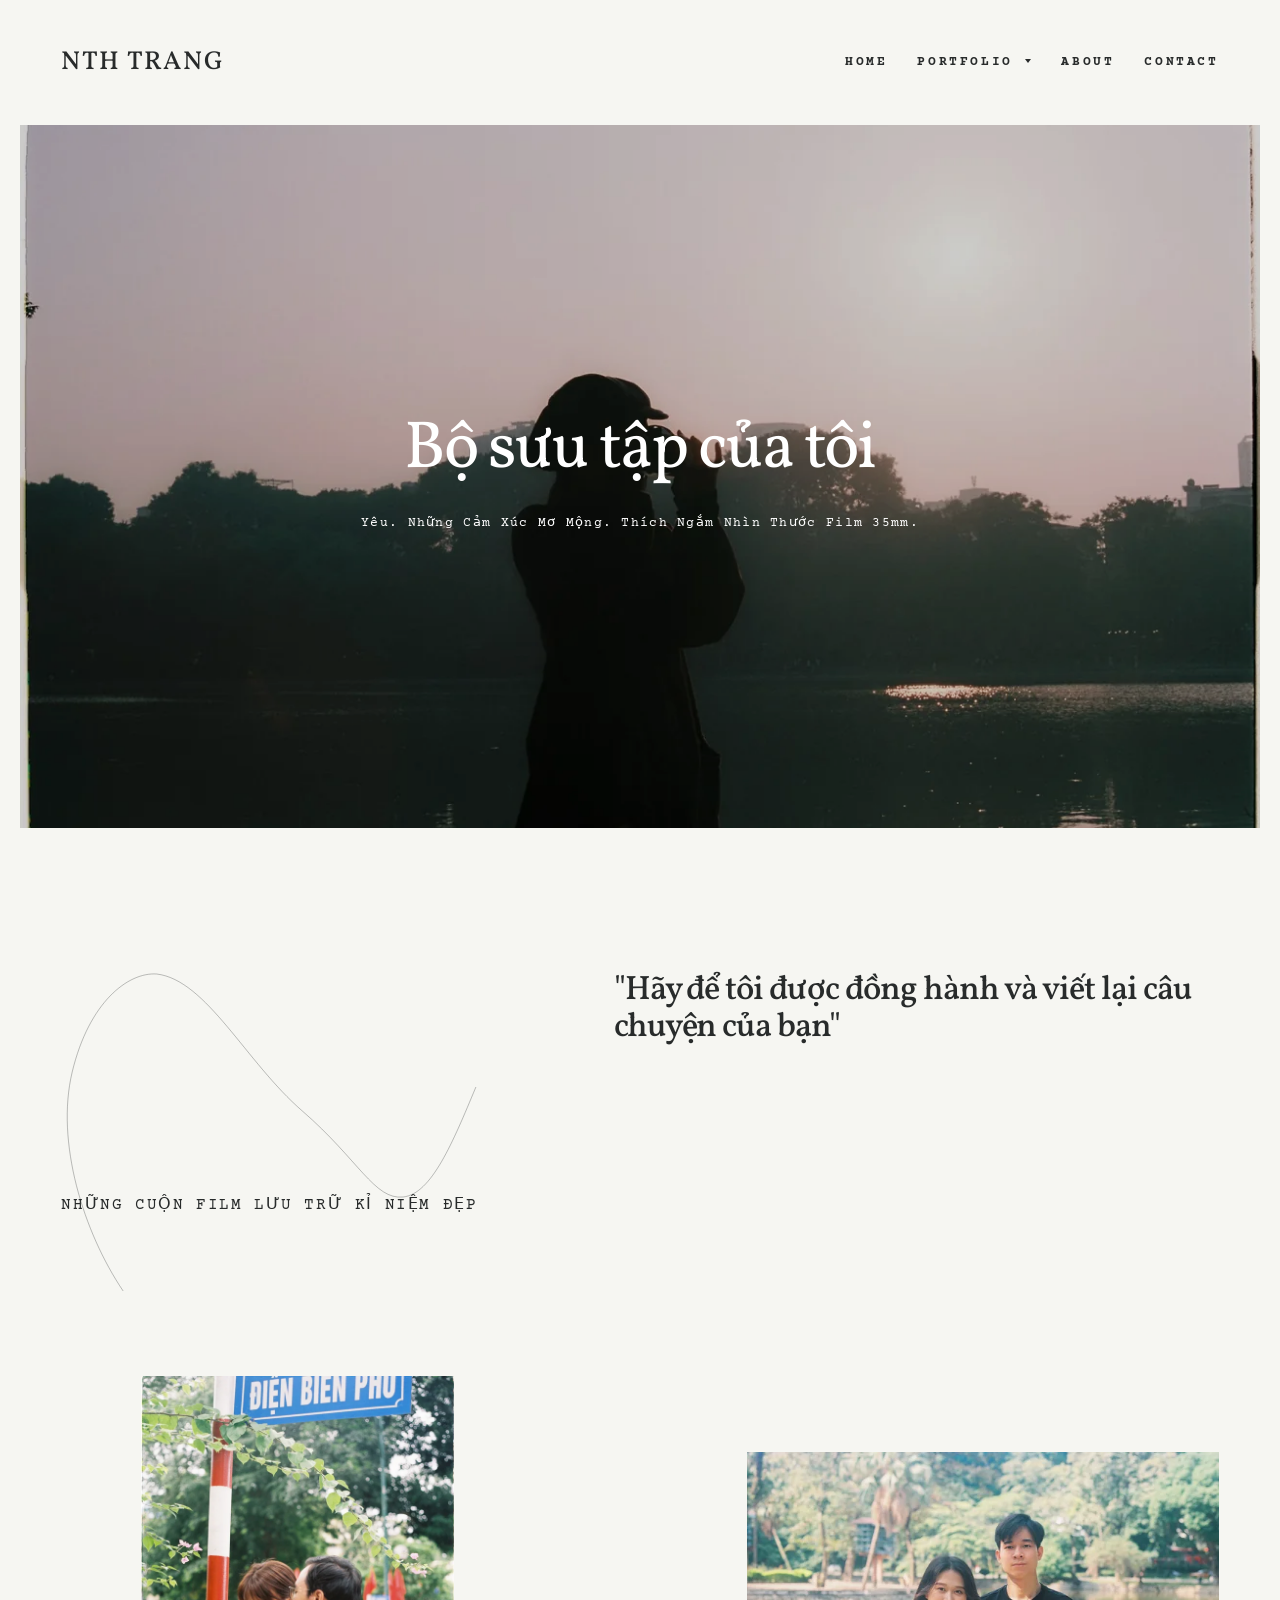
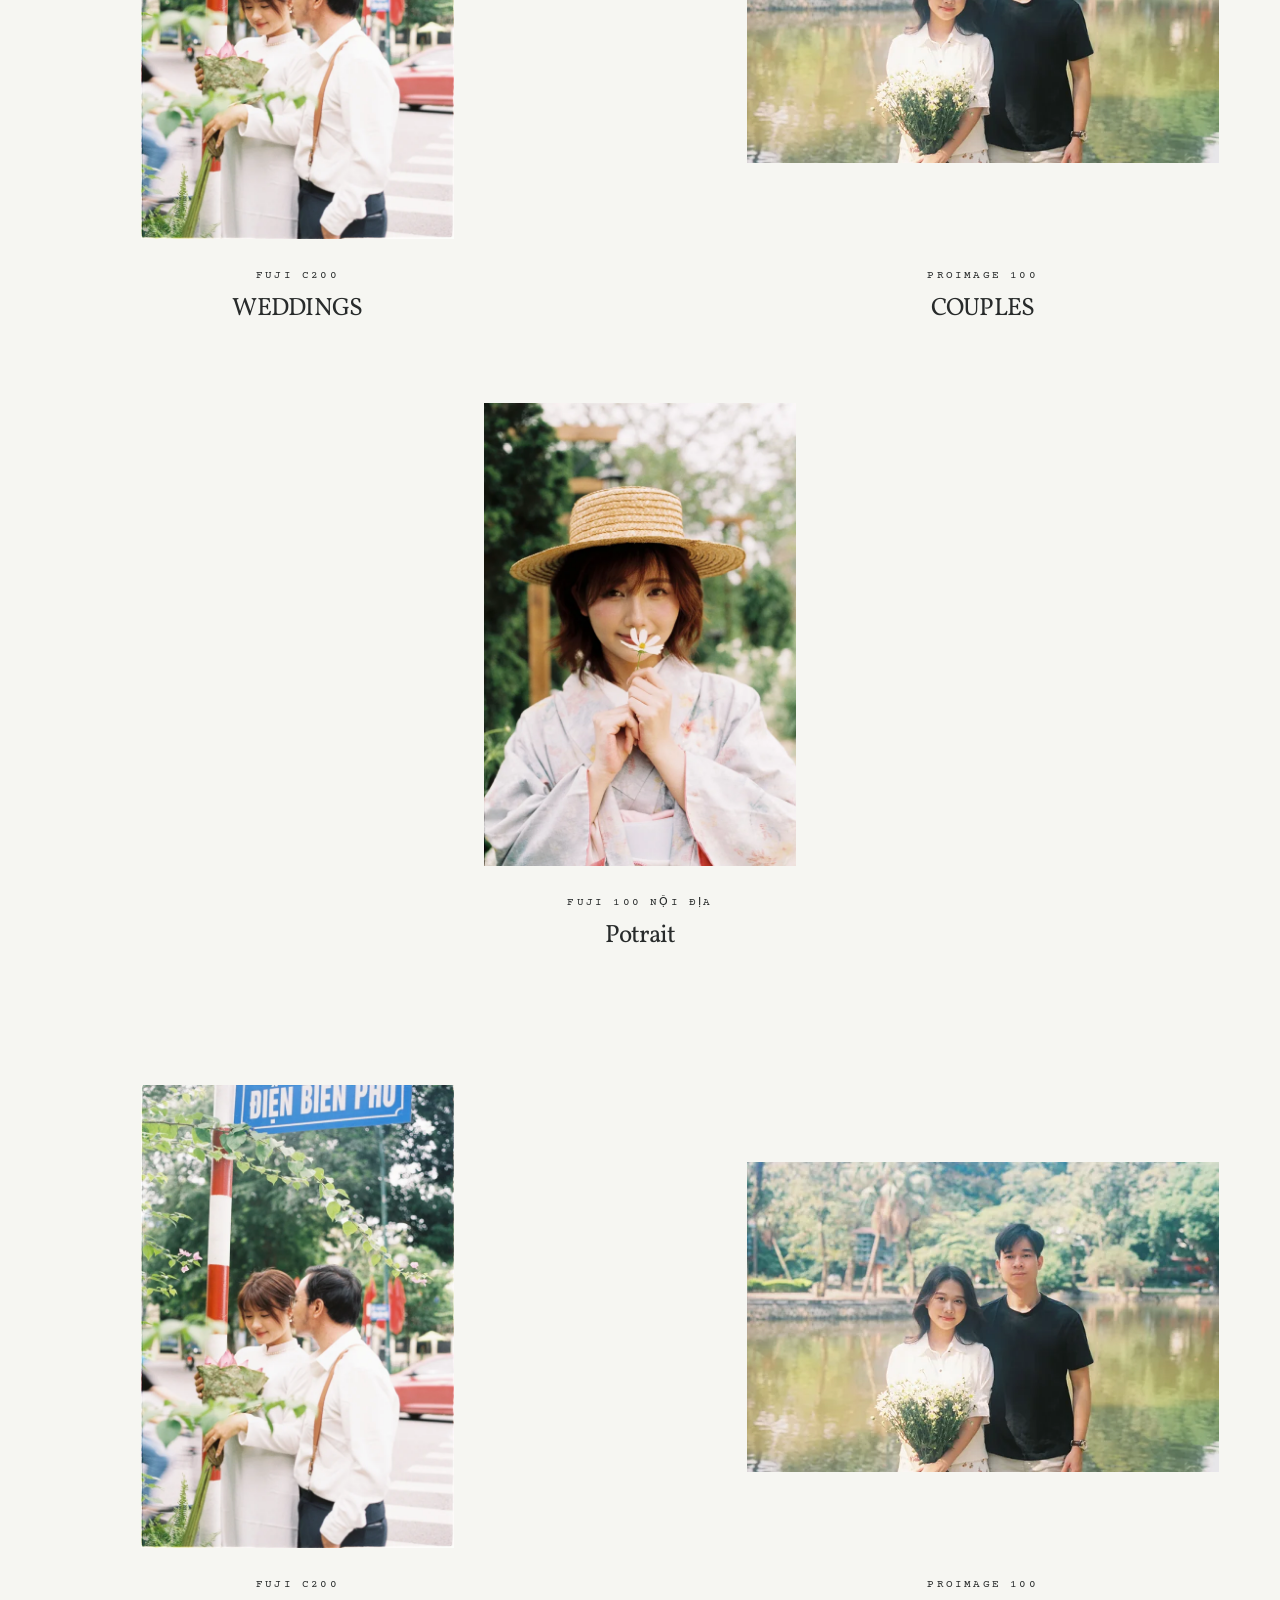
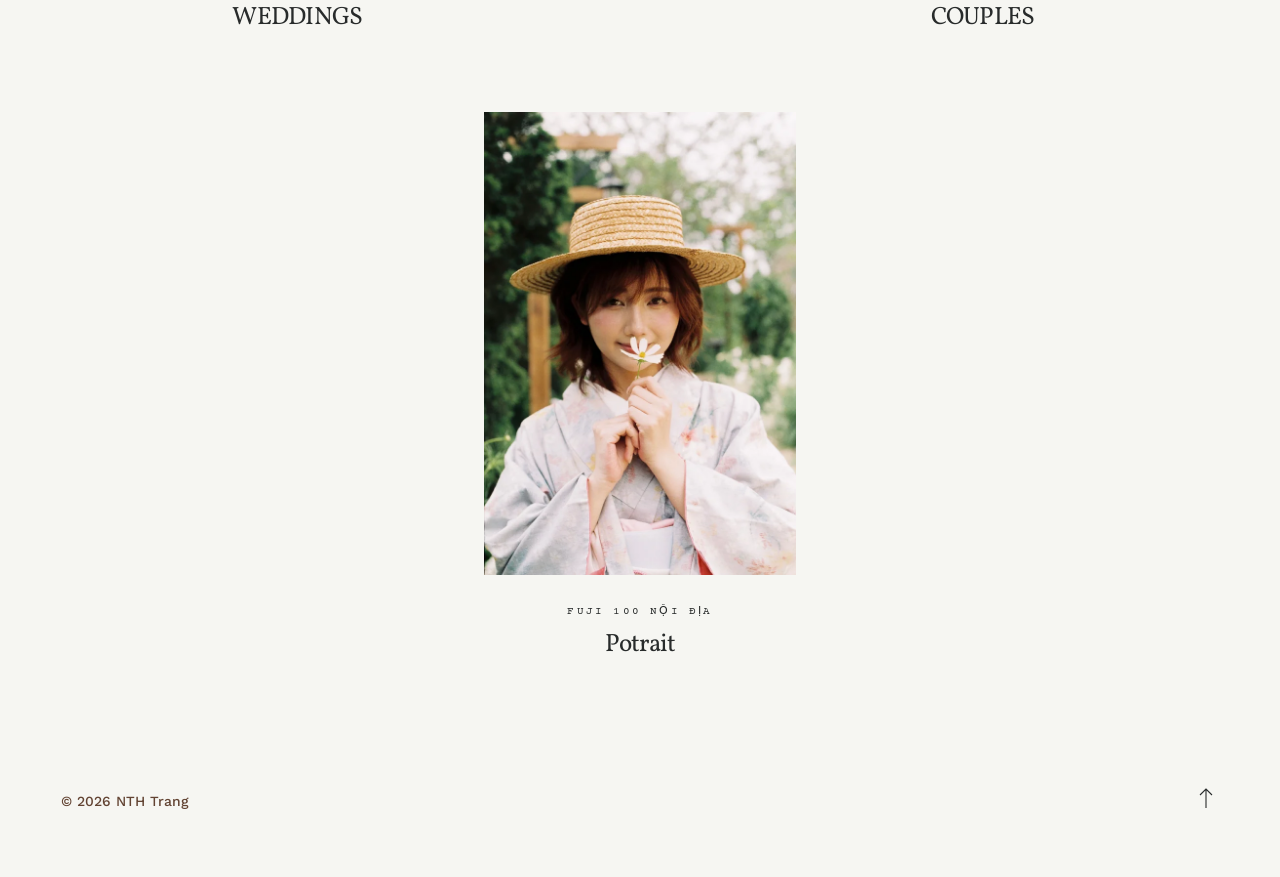
<file: portfolio/index.html>
<!doctype html>
<html lang="vi">
<head>
<meta charset="utf-8">
<meta name="viewport" content="width=device-width, initial-scale=1">
<title>Portfolio - NTH Trang</title>
<meta name="description" content="Nguyễn Thị Huyền Trang — Wedding &amp; Potrait Photographer in HaNoi. Chụp ảnh film 35mm.">
<meta property="og:title" content="Portfolio - NTH Trang">
<meta property="og:image" content="../img/84AKjal_000058-1280.webp">
<link rel="preconnect" href="https://fonts.googleapis.com">
<link rel="preconnect" href="https://fonts.gstatic.com" crossorigin>
<link href="https://fonts.googleapis.com/css2?family=Courier+Prime:ital,wght@0,400;0,700;1,400&family=Vollkorn:ital,wght@0,400;0,500;0,700;1,400&family=Work+Sans:wght@400;500&display=swap" rel="stylesheet">
<link rel="stylesheet" href="../assets/style.css">
</head>
<body>
<header class="hd">
  <a class="logo" href="../">NTH Trang</a>
  <nav class="menu" aria-label="Điều hướng chính">
    <a href="../">Home</a>
    <div class="dd">
      <a href="../portfolio/" aria-current="page">Portfolio <span class="caret"></span></a>
      <div class="dd-list">
        <a href="../weddings/">Weddings</a>
        <a href="../elopements/">Potrait</a>
        <a href="../couples/">Couples</a>
      </div>
    </div>
    <a href="../about/">About</a>
    <a href="../contact/">Contact</a>
  </nav>
  <button class="burger" aria-label="Mở menu" aria-expanded="false"><span></span><span></span><span></span></button>
</header>
<div class="mnav" hidden>
  <button class="mnav-close" aria-label="Đóng menu">×</button>
  <a href="../">Home</a>
  <a href="../portfolio/">Portfolio</a>
  <a class="sub" href="../weddings/">Weddings</a>
  <a class="sub" href="../elopements/">Potrait</a>
  <a class="sub" href="../couples/">Couples</a>
  <a href="../about/">About</a>
  <a href="../contact/">Contact</a>
</div>
<main>

<section class="banner banner-pf">
  <img src="../img/QXz0np0_000017-1280.webp" srcset="../img/QXz0np0_000017-640.webp 640w, ../img/QXz0np0_000017-1280.webp 1280w, ../img/QXz0np0_000017-2048.webp 2048w" sizes="100vw" width="2500" height="1691" alt="" decoding="async">
  <div class="banner-in center">
    <h1 class="h-xl">Bộ sưu tập của tôi</h1>
    <p class="sub">Yêu. những cảm xúc mơ mộng. Thích ngắm nhìn thước film 35mm.</p>
  </div>
</section>
<section class="sec pf-quote">
  <svg class="curve" viewBox="0 0 1303 328" preserveAspectRatio="none" aria-hidden="true"><path d="M111 319C40 260-10 170 20 100S120 0 171 2c89 6 159 88 260 137s129 89 180 86 89-55 130-110" fill="none" stroke="currentColor" stroke-width="1" vector-effect="non-scaling-stroke"/></svg>
  <p class="pf-label">những cuộn film lưu trữ kỉ niệm đẹp</p>
  <h2 class="h-m">"Hãy để tôi được đồng hành và viết lại câu chuyện của bạn"</h2>
</section>
<section class="sec pf">
  <div class="pf-row"><a class="pf-item " href="../weddings/">
      <span class="pf-img"><img src="../img/6xAGOVj_00003831-1280.webp" srcset="../img/6xAGOVj_00003831-640.webp 640w, ../img/6xAGOVj_00003831-1280.webp 1280w, ../img/6xAGOVj_00003831-2048.webp 2048w" sizes="(max-width:760px) 100vw, 37vw" width="2500" height="3694" alt="" decoding="async" loading="lazy"></span>
      <span class="pf-film">fuji c200</span><span class="h-s">WEDDINGS</span></a><a class="pf-item " href="../couples/">
      <span class="pf-img"><img src="../img/yr4WKj8_000042-1280.webp" srcset="../img/yr4WKj8_000042-640.webp 640w, ../img/yr4WKj8_000042-1280.webp 1280w, ../img/yr4WKj8_000042-2048.webp 2048w" sizes="(max-width:760px) 100vw, 37vw" width="2500" height="1645" alt="" decoding="async" loading="lazy"></span>
      <span class="pf-film">proimage 100</span><span class="h-s">COUPLES</span></a></div>
  <div class="pf-row pf-mid"><a class="pf-item " href="../elopements/">
      <span class="pf-img"><img src="../img/zpkvJjl_0000041-1280.webp" srcset="../img/zpkvJjl_0000041-640.webp 640w, ../img/zpkvJjl_0000041-1280.webp 1280w, ../img/zpkvJjl_0000041-2048.webp 2048w" sizes="(max-width:760px) 100vw, 37vw" width="2456" height="3637" alt="" decoding="async" loading="lazy"></span>
      <span class="pf-film">Fuji 100 nội địa</span><span class="h-s">Potrait</span></a></div>
</section>
<section class="sec pf">
  <div class="pf-row"><a class="pf-item " href="../weddings/">
      <span class="pf-img"><img src="../img/6xAGOVj_00003831-1280.webp" srcset="../img/6xAGOVj_00003831-640.webp 640w, ../img/6xAGOVj_00003831-1280.webp 1280w, ../img/6xAGOVj_00003831-2048.webp 2048w" sizes="(max-width:760px) 100vw, 37vw" width="2500" height="3694" alt="" decoding="async" loading="lazy"></span>
      <span class="pf-film">fuji c200</span><span class="h-s">WEDDINGS</span></a><a class="pf-item " href="../couples/">
      <span class="pf-img"><img src="../img/yr4WKj8_000042-1280.webp" srcset="../img/yr4WKj8_000042-640.webp 640w, ../img/yr4WKj8_000042-1280.webp 1280w, ../img/yr4WKj8_000042-2048.webp 2048w" sizes="(max-width:760px) 100vw, 37vw" width="2500" height="1645" alt="" decoding="async" loading="lazy"></span>
      <span class="pf-film">proimage 100</span><span class="h-s">COUPLES</span></a></div>
  <div class="pf-row pf-mid"><a class="pf-item " href="../elopements/">
      <span class="pf-img"><img src="../img/zpkvJjl_0000041-1280.webp" srcset="../img/zpkvJjl_0000041-640.webp 640w, ../img/zpkvJjl_0000041-1280.webp 1280w, ../img/zpkvJjl_0000041-2048.webp 2048w" sizes="(max-width:760px) 100vw, 37vw" width="2456" height="3637" alt="" decoding="async" loading="lazy"></span>
      <span class="pf-film">Fuji 100 nội địa</span><span class="h-s">Potrait</span></a></div>
</section>

</main>
<footer class="ft">
  <span>© 2026 NTH Trang</span>
  <a href="#" class="totop" aria-label="Lên đầu trang"><svg viewBox="0 0 14 20" width="14" height="20" aria-hidden="true"><path d="M1 7l6-6 6 6M7 1v19" fill="none" stroke="currentColor" stroke-width="1.1"/></svg></a>
</footer>
<div class="lightbox" id="lightbox" role="dialog" aria-modal="true" aria-label="Xem ảnh cỡ lớn" hidden>
  <button class="lb-close" aria-label="Đóng (Esc)">×</button>
  <button class="lb-prev" aria-label="Ảnh trước"><svg viewBox="0 0 26 14" width="26" height="14" aria-hidden="true"><path d="M7 1 1 7l6 6M1 7h25" fill="none" stroke="currentColor" stroke-width="1.2"/></svg></button>
  <figure><img id="lbImg" alt=""><figcaption id="lbCap"></figcaption></figure>
  <button class="lb-next" aria-label="Ảnh sau"><svg viewBox="0 0 26 14" width="26" height="14" aria-hidden="true"><path d="M19 1l6 6-6 6M25 7H0" fill="none" stroke="currentColor" stroke-width="1.2"/></svg></button>
</div>
<script src="../assets/app.js"></script>
</body>
</html>
</file>
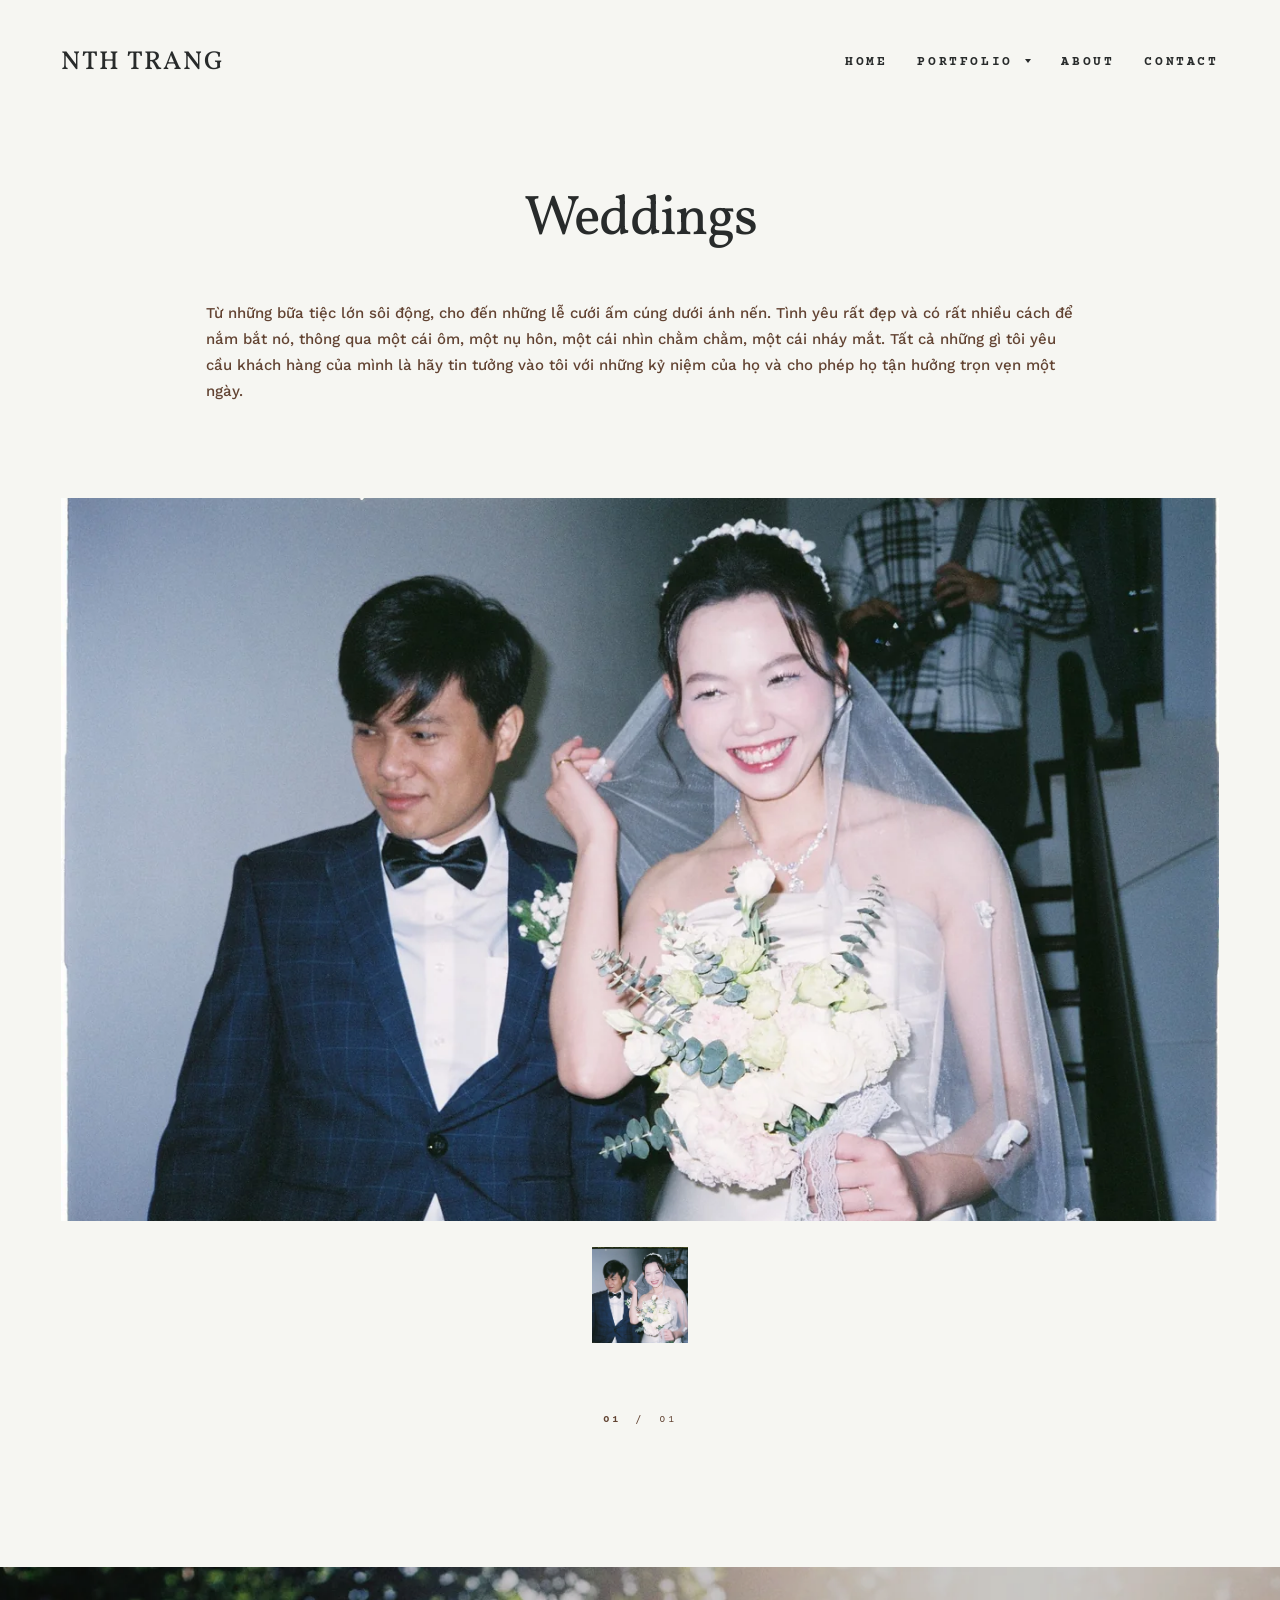
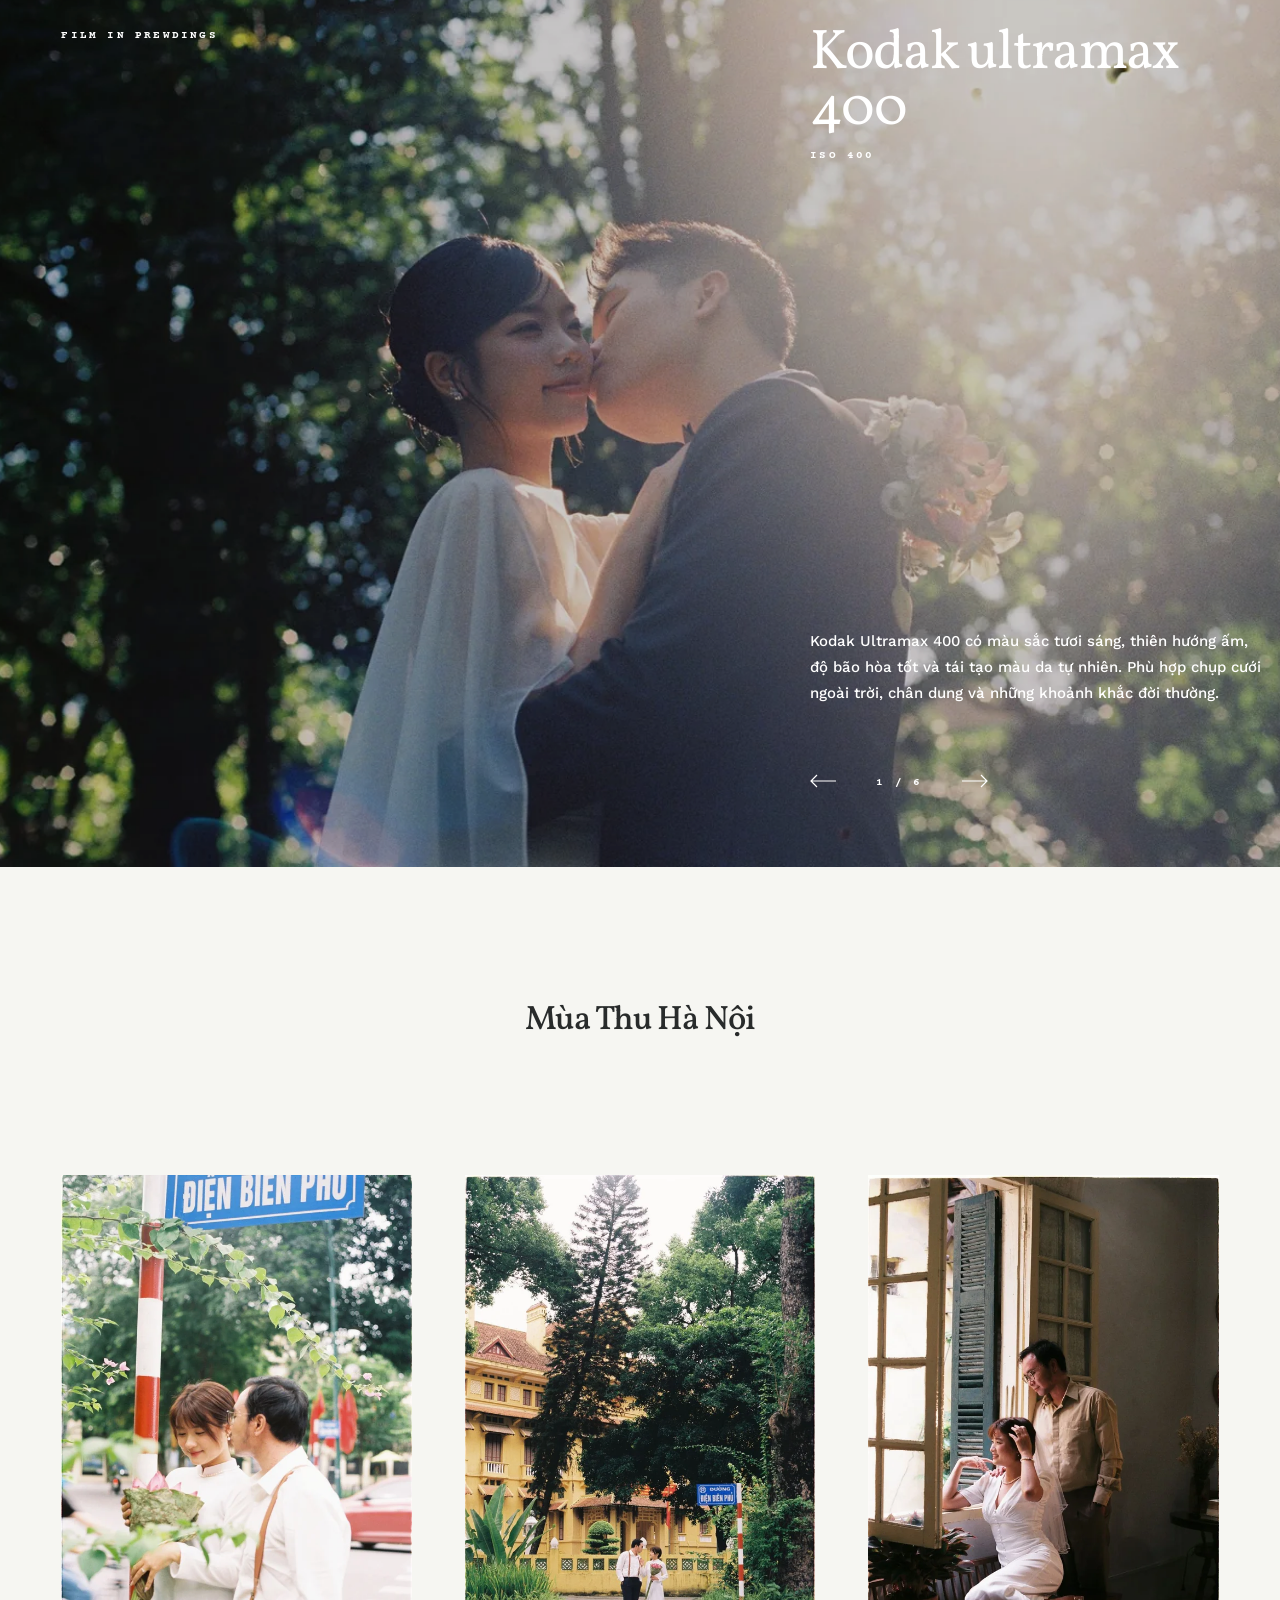
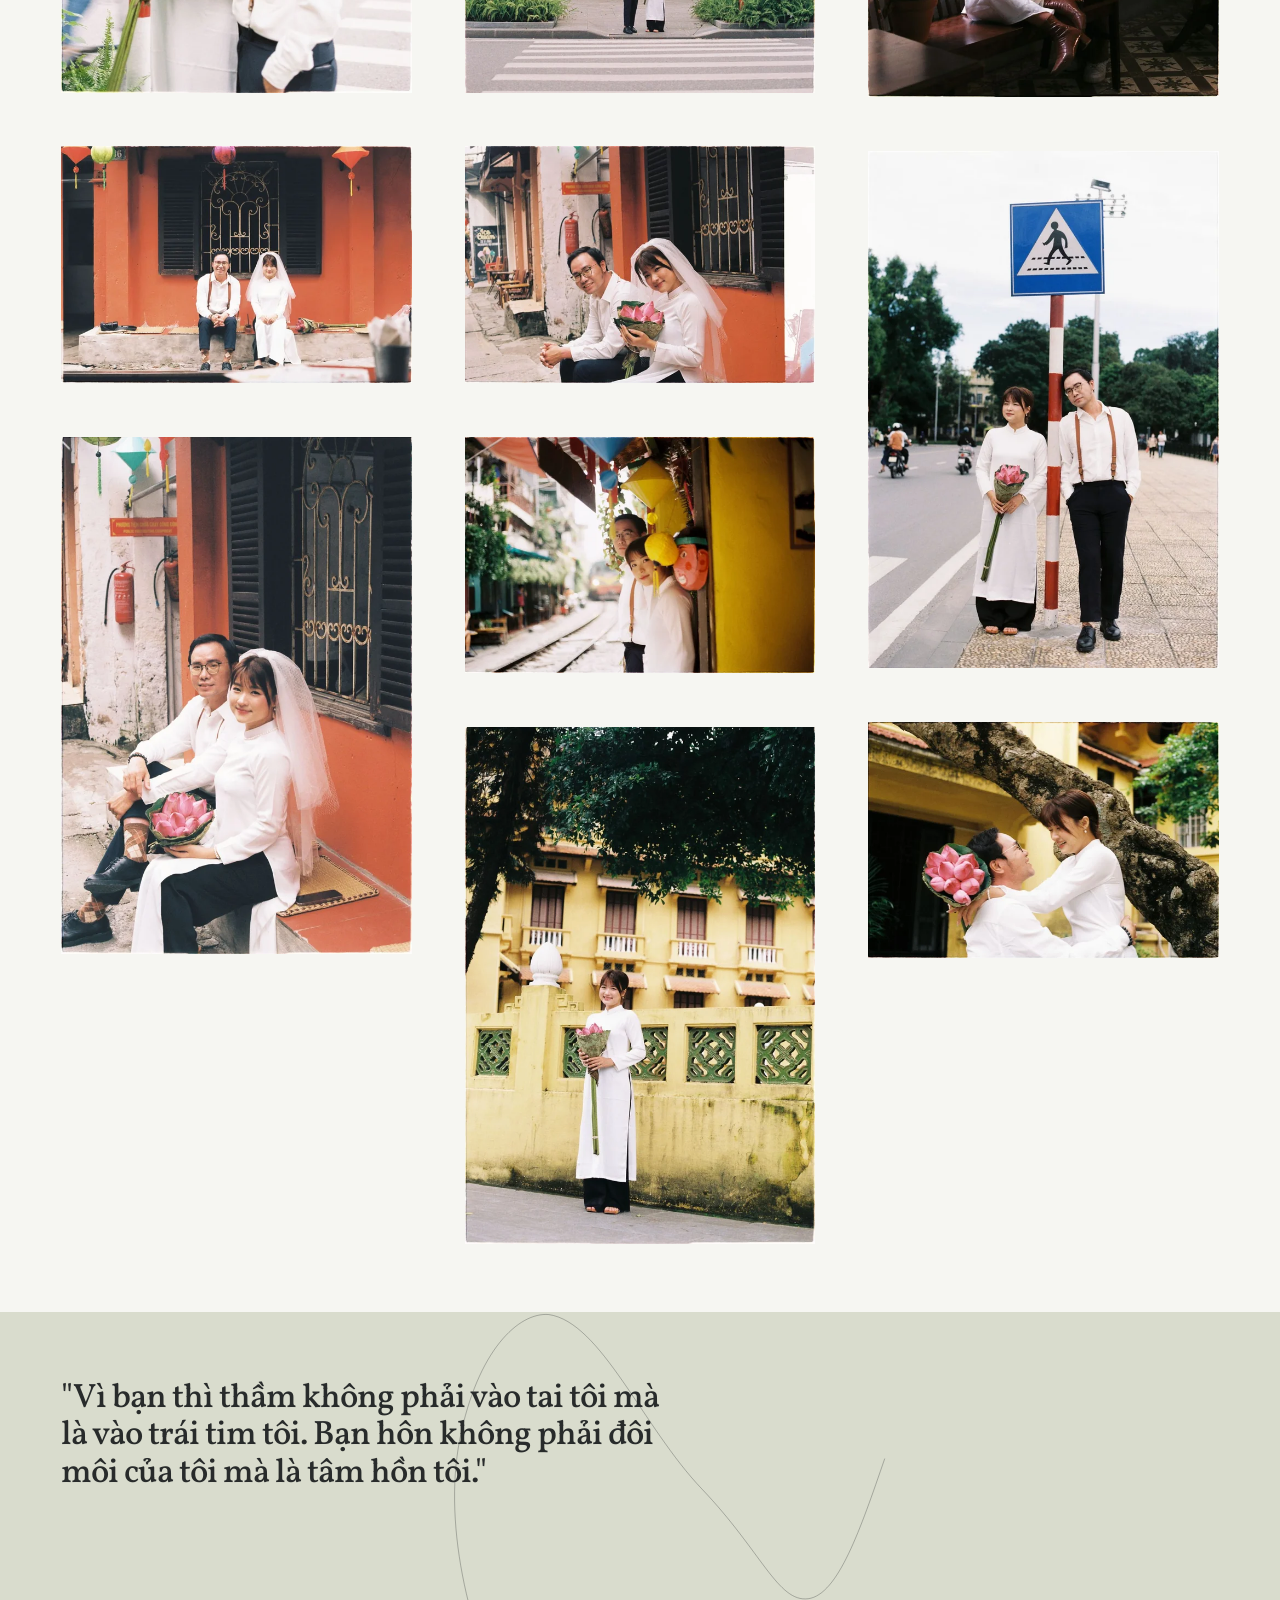
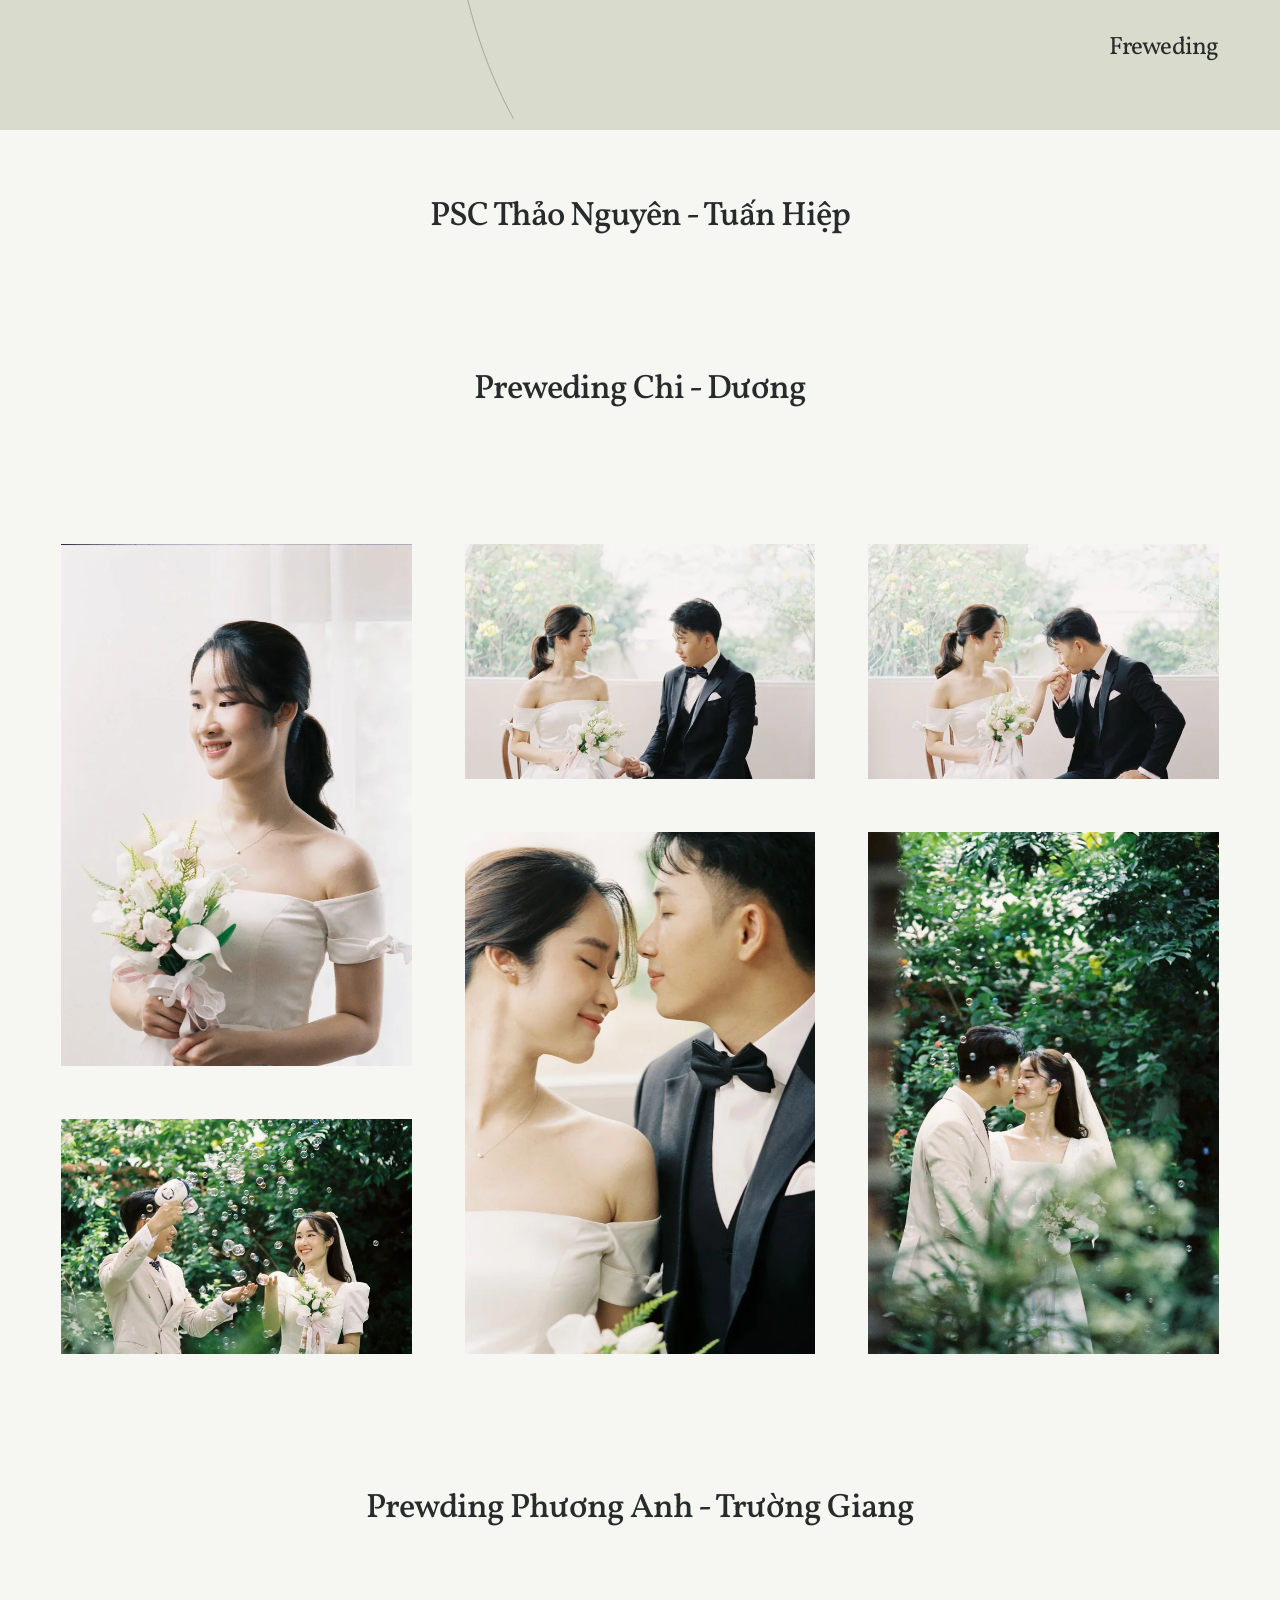
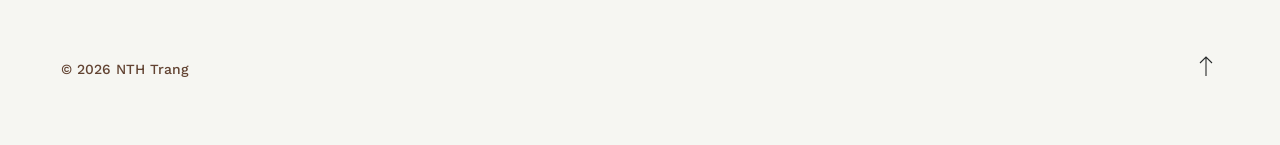
<file: weddings/index.html>
<!doctype html>
<html lang="vi">
<head>
<meta charset="utf-8">
<meta name="viewport" content="width=device-width, initial-scale=1">
<title>Weddings - NTH Trang</title>
<meta name="description" content="Nguyễn Thị Huyền Trang — Wedding &amp; Potrait Photographer in HaNoi. Chụp ảnh film 35mm.">
<meta property="og:title" content="Weddings - NTH Trang">
<meta property="og:image" content="../img/84AKjal_000058-1280.webp">
<link rel="preconnect" href="https://fonts.googleapis.com">
<link rel="preconnect" href="https://fonts.gstatic.com" crossorigin>
<link href="https://fonts.googleapis.com/css2?family=Courier+Prime:ital,wght@0,400;0,700;1,400&family=Vollkorn:ital,wght@0,400;0,500;0,700;1,400&family=Work+Sans:wght@400;500&display=swap" rel="stylesheet">
<link rel="stylesheet" href="../assets/style.css">
</head>
<body>
<header class="hd">
  <a class="logo" href="../">NTH Trang</a>
  <nav class="menu" aria-label="Điều hướng chính">
    <a href="../">Home</a>
    <div class="dd">
      <a href="../portfolio/" aria-current="page">Portfolio <span class="caret"></span></a>
      <div class="dd-list">
        <a href="../weddings/" aria-current="page">Weddings</a>
        <a href="../elopements/">Potrait</a>
        <a href="../couples/">Couples</a>
      </div>
    </div>
    <a href="../about/">About</a>
    <a href="../contact/">Contact</a>
  </nav>
  <button class="burger" aria-label="Mở menu" aria-expanded="false"><span></span><span></span><span></span></button>
</header>
<div class="mnav" hidden>
  <button class="mnav-close" aria-label="Đóng menu">×</button>
  <a href="../">Home</a>
  <a href="../portfolio/">Portfolio</a>
  <a class="sub" href="../weddings/">Weddings</a>
  <a class="sub" href="../elopements/">Potrait</a>
  <a class="sub" href="../couples/">Couples</a>
  <a href="../about/">About</a>
  <a href="../contact/">Contact</a>
</div>
<main>

<section class="sec narrow wd-top">
  <h1 class="h-l center">Weddings</h1>
  <p class="body">Từ những bữa tiệc lớn sôi động, cho đến những lễ cưới ấm cúng dưới ánh nến. Tình yêu rất đẹp và có rất nhiều cách để nắm bắt nó, thông qua một cái ôm, một nụ hôn, một cái nhìn chằm chằm, một cái nháy mắt. Tất cả những gì tôi yêu cầu khách hàng của mình là hãy tin tưởng vào tôi với những kỷ niệm của họ và cho phép họ tận hưởng trọn vẹn một ngày.</p>
</section>
<section class="single lb-group">
  <div class="single-img"><img src="../img/DbPG8pY_0000656-1280.webp" srcset="../img/DbPG8pY_0000656-640.webp 640w, ../img/DbPG8pY_0000656-1280.webp 1280w, ../img/DbPG8pY_0000656-2048.webp 2048w" sizes="(max-width:760px) 100vw, 90vw" width="2500" height="1678" alt="" decoding="async" loading="lazy" data-full="../img/DbPG8pY_0000656-2048.webp"></div>
  <div class="single-thumb"><img src="../img/DbPG8pY_0000656-1280.webp" srcset="../img/DbPG8pY_0000656-640.webp 640w, ../img/DbPG8pY_0000656-1280.webp 1280w, ../img/DbPG8pY_0000656-2048.webp 2048w" sizes="96px" width="2500" height="1678" alt="" decoding="async" loading="lazy"></div>
  <p class="count"><b>01</b><i>/</i><span>01</span></p>
</section>
<section class="filmslider" aria-label="Film in prewdings">
  <div class="fs on">
      <div class="fs-img"><img src="../img/77lQPYG_000054-1280.webp" srcset="../img/77lQPYG_000054-640.webp 640w, ../img/77lQPYG_000054-1280.webp 1280w, ../img/77lQPYG_000054-2048.webp 2048w" sizes="100vw" width="2500" height="1688" alt="" decoding="async" loading="lazy"></div>
      <div class="fs-txt">
        <p class="eyebrow fs-label">Film in prewdings</p>
        <div class="fs-main"><h3 class="h-l">Kodak ultramax 400</h3><p class="eyebrow">Iso 400</p></div>
        <p class="body fs-desc">Kodak Ultramax 400 có màu sắc tươi sáng, thiên hướng ấm, độ bão hòa tốt và tái tạo màu da tự nhiên. Phù hợp chụp cưới ngoài trời, chân dung và những khoảnh khắc đời thường.</p>
      </div>
    </div><div class="fs">
      <div class="fs-img"><img src="../img/QKP83E0_000061-1280.webp" srcset="../img/QKP83E0_000061-640.webp 640w, ../img/QKP83E0_000061-1280.webp 1280w, ../img/QKP83E0_000061-2048.webp 2048w" sizes="100vw" width="2323" height="1658" alt="" decoding="async" loading="lazy"></div>
      <div class="fs-txt">
        <p class="eyebrow fs-label">Film in prewdings</p>
        <div class="fs-main"><h3 class="h-l">Kodak potra 400</h3><p class="eyebrow">Iso 400</p></div>
        <p class="body fs-desc">Kodak Portra 400 có màu sắc tự nhiên, tông da đẹp, độ tương phản mềm mại và grain mịn. Khả năng tái tạo màu sắc hài hòa, dải tương phản rộng, phù hợp chụp chân dung, pre-wedding, wedding và những khoảnh khắc giàu cảm xúc.</p>
      </div>
    </div><div class="fs">
      <div class="fs-img"><img src="../img/nvxrPOe_000004-1280.webp" srcset="../img/nvxrPOe_000004-640.webp 640w, ../img/nvxrPOe_000004-1280.webp 1280w, ../img/nvxrPOe_000004-2048.webp 2048w" sizes="100vw" width="2500" height="1675" alt="" decoding="async" loading="lazy"></div>
      <div class="fs-txt">
        <p class="eyebrow fs-label">Film in prewdings</p>
        <div class="fs-main"><h3 class="h-l">Fuji400</h3><p class="eyebrow">Iso 400</p></div>
        <p class="body fs-desc">Fujifilm 400 có Imàu sắc tươi sáng, thiên hướng xanh mát, độ tương phản tốt và grain vừa phải. Phù hợp chụp chân dung, cưới ngoài trời, phong cảnh và ảnh đời thường, đặc biệt trong điều kiện ánh sáng tự nhiên.</p>
      </div>
    </div><div class="fs">
      <div class="fs-img"><img src="../img/o0GRyKJ_000002-1280.webp" srcset="../img/o0GRyKJ_000002-640.webp 640w, ../img/o0GRyKJ_000002-1280.webp 1280w, ../img/o0GRyKJ_000002-2048.webp 2048w" sizes="100vw" width="2433" height="3578" alt="" decoding="async" loading="lazy"></div>
      <div class="fs-txt">
        <p class="eyebrow fs-label">Film in prewdings</p>
        <div class="fs-main"><h3 class="h-l">Fuji 200</h3><p class="eyebrow">Iso 200</p></div>
        <p class="body fs-desc">Fujifilm 200 bản mới có màu sắc tươi sáng, thiên hướng hơi lạnh, sắc xanh lá và xanh dương nổi bật, độ bão hòa tốt và độ hạt mịn. Phù hợp chụp chân dung, phong cảnh, ảnh cưới ngoài trời và những khoảnh khắc đời thường.</p>
      </div>
    </div><div class="fs">
      <div class="fs-img"><img src="../img/WdEPv0Y_000052-1280.webp" srcset="../img/WdEPv0Y_000052-640.webp 640w, ../img/WdEPv0Y_000052-1280.webp 1280w, ../img/WdEPv0Y_000052-2048.webp 2048w" sizes="100vw" width="2500" height="1700" alt="" decoding="async" loading="lazy"></div>
      <div class="fs-txt">
        <p class="eyebrow fs-label">Film in prewdings</p>
        <div class="fs-main"><h3 class="h-l">Proimage 100</h3><p class="eyebrow">Iso 100</p></div>
        <p class="body fs-desc">Kodak Professional Pro Image 100 có màu sắc tự nhiên, thiên hướng ấm nhẹ, độ bão hòa vừa phải, độ hạt mịn và khả năng tái tạo màu da đẹp. Phù hợp chụp chân dung, ảnh cưới ngoài trời và những khung hình giàu ánh sáng.</p>
      </div>
    </div><div class="fs">
      <div class="fs-img"><img src="../img/bkMOlE8_000005-1280.webp" srcset="../img/bkMOlE8_000005-640.webp 640w, ../img/bkMOlE8_000005-1280.webp 1280w, ../img/bkMOlE8_000005-2048.webp 1500w" sizes="100vw" width="1500" height="1013" alt="" decoding="async" loading="lazy"></div>
      <div class="fs-txt">
        <p class="eyebrow fs-label">Film in prewdings</p>
        <div class="fs-main"><h3 class="h-l">Fuji 100 nội địa</h3><p class="eyebrow">Iso 100</p></div>
        <p class="body fs-desc">Kodak Portra 160 có màu sắc dịu nhẹ, tông màu ấm tự nhiên, độ bão hòa thấp, độ hạt cực mịn và khả năng tái tạo màu da rất đẹp. Phù hợp chụp chân dung, ảnh cưới, thời trang và những khung hình mang phong cách nhẹ nhàng, tinh tế.</p>
      </div>
    </div>
  <div class="fs-nav">
    <button class="fprev" aria-label="Phim trước"><svg viewBox="0 0 26 14" width="26" height="14" aria-hidden="true"><path d="M7 1 1 7l6 6M1 7h25" fill="none" stroke="currentColor" stroke-width="1.2"/></svg></button>
    <span class="eyebrow"><b class="fcur">1</b> / 6</span>
    <button class="fnext" aria-label="Phim sau"><svg viewBox="0 0 26 14" width="26" height="14" aria-hidden="true"><path d="M19 1l6 6-6 6M25 7H0" fill="none" stroke="currentColor" stroke-width="1.2"/></svg></button>
  </div>
</section>
<section class="sec sec-head"><h2 class="h-m center">Mùa Thu Hà Nội</h2></section>
<section class="sec"><div class="mas lb-group"><div class="mcol"><img src="../img/jRYJR8o_00003831-1280.webp" srcset="../img/jRYJR8o_00003831-640.webp 640w, ../img/jRYJR8o_00003831-1280.webp 1000w" sizes="(max-width:760px) 100vw, 28vw" width="1000" height="1478" alt="" decoding="async" loading="lazy" style="order:0" data-full="../img/jRYJR8o_00003831-1280.webp"><img src="../img/jRYJR8o_00004251-1280.webp" srcset="../img/jRYJR8o_00004251-640.webp 640w, ../img/jRYJR8o_00004251-1280.webp 1000w" sizes="(max-width:760px) 100vw, 28vw" width="1000" height="677" alt="" decoding="async" loading="lazy" style="order:3" data-full="../img/jRYJR8o_00004251-1280.webp"><img src="../img/jRYJR8o_00004481-1280.webp" srcset="../img/jRYJR8o_00004481-640.webp 640w, ../img/jRYJR8o_00004481-1280.webp 1000w" sizes="(max-width:760px) 100vw, 28vw" width="1000" height="1478" alt="" decoding="async" loading="lazy" style="order:6" data-full="../img/jRYJR8o_00004481-1280.webp"></div><div class="mcol"><img src="../img/jRYJR8o_00003641-1280.webp" srcset="../img/jRYJR8o_00003641-640.webp 640w, ../img/jRYJR8o_00003641-1280.webp 1000w" sizes="(max-width:760px) 100vw, 28vw" width="1000" height="1478" alt="" decoding="async" loading="lazy" style="order:1" data-full="../img/jRYJR8o_00003641-1280.webp"><img src="../img/jRYJR8o_00004571-1280.webp" srcset="../img/jRYJR8o_00004571-640.webp 640w, ../img/jRYJR8o_00004571-1280.webp 1000w" sizes="(max-width:760px) 100vw, 28vw" width="1000" height="677" alt="" decoding="async" loading="lazy" style="order:4" data-full="../img/jRYJR8o_00004571-1280.webp"><img src="../img/jRYJR8o_00003931-1280.webp" srcset="../img/jRYJR8o_00003931-640.webp 640w, ../img/jRYJR8o_00003931-1280.webp 1000w" sizes="(max-width:760px) 100vw, 28vw" width="1000" height="677" alt="" decoding="async" loading="lazy" style="order:7" data-full="../img/jRYJR8o_00003931-1280.webp"><img src="../img/jRYJR8o_00003731-1280.webp" srcset="../img/jRYJR8o_00003731-640.webp 640w, ../img/jRYJR8o_00003731-1280.webp 1000w" sizes="(max-width:760px) 100vw, 28vw" width="1000" height="1478" alt="" decoding="async" loading="lazy" style="order:9" data-full="../img/jRYJR8o_00003731-1280.webp"></div><div class="mcol"><img src="../img/jRYJR8o_00003941-1280.webp" srcset="../img/jRYJR8o_00003941-640.webp 640w, ../img/jRYJR8o_00003941-1280.webp 1000w" sizes="(max-width:760px) 100vw, 28vw" width="1000" height="1490" alt="" decoding="async" loading="lazy" style="order:2" data-full="../img/jRYJR8o_00003941-1280.webp"><img src="../img/jRYJR8o_00003541-1280.webp" srcset="../img/jRYJR8o_00003541-640.webp 640w, ../img/jRYJR8o_00003541-1280.webp 1000w" sizes="(max-width:760px) 100vw, 28vw" width="1000" height="1478" alt="" decoding="async" loading="lazy" style="order:5" data-full="../img/jRYJR8o_00003541-1280.webp"><img src="../img/jRYJR8o_00000681-1280.webp" srcset="../img/jRYJR8o_00000681-640.webp 640w, ../img/jRYJR8o_00000681-1280.webp 1000w" sizes="(max-width:760px) 100vw, 28vw" width="1000" height="677" alt="" decoding="async" loading="lazy" style="order:8" data-full="../img/jRYJR8o_00000681-1280.webp"></div></div></section>
<section class="quote">
  <svg class="curve" viewBox="0 0 1303 328" preserveAspectRatio="none" aria-hidden="true"><path d="M111 319C40 260-10 170 20 100S120 0 171 2c89 6 159 88 260 137s129 89 180 86 89-55 130-110" fill="none" stroke="currentColor" stroke-width="1" vector-effect="non-scaling-stroke"/></svg>
  <p class="h-m">"Vì bạn thì thầm không phải vào tai tôi mà là vào trái tim tôi. Bạn hôn không phải đôi môi của tôi mà là tâm hồn tôi."</p>
  <p class="h-s quote-by">Freweding</p>
</section>
<section class="sec sec-head"><h2 class="h-m center">PSC Thảo Nguyên - Tuấn Hiệp</h2></section>
<section class="sec sec-head"><h2 class="h-m center">Preweding Chi - Dương</h2></section>
<section class="sec"><div class="mas lb-group"><div class="mcol"><img src="../img/lRwP7bj_000041-1280.webp" srcset="../img/lRwP7bj_000041-640.webp 640w, ../img/lRwP7bj_000041-1280.webp 1000w" sizes="(max-width:760px) 100vw, 28vw" width="1000" height="1490" alt="" decoding="async" loading="lazy" style="order:0" data-full="../img/lRwP7bj_000041-1280.webp"><img src="../img/lRwP7bj_000031-1280.webp" srcset="../img/lRwP7bj_000031-640.webp 640w, ../img/lRwP7bj_000031-1280.webp 1000w" sizes="(max-width:760px) 100vw, 28vw" width="1000" height="671" alt="" decoding="async" loading="lazy" style="order:5" data-full="../img/lRwP7bj_000031-1280.webp"></div><div class="mcol"><img src="../img/lRwP7bj_000040-1280.webp" srcset="../img/lRwP7bj_000040-640.webp 640w, ../img/lRwP7bj_000040-1280.webp 1000w" sizes="(max-width:760px) 100vw, 28vw" width="1000" height="671" alt="" decoding="async" loading="lazy" style="order:1" data-full="../img/lRwP7bj_000040-1280.webp"><img src="../img/lRwP7bj_000037-1280.webp" srcset="../img/lRwP7bj_000037-640.webp 640w, ../img/lRwP7bj_000037-1280.webp 1000w" sizes="(max-width:760px) 100vw, 28vw" width="1000" height="1490" alt="" decoding="async" loading="lazy" style="order:3" data-full="../img/lRwP7bj_000037-1280.webp"></div><div class="mcol"><img src="../img/lRwP7bj_000039-1280.webp" srcset="../img/lRwP7bj_000039-640.webp 640w, ../img/lRwP7bj_000039-1280.webp 1000w" sizes="(max-width:760px) 100vw, 28vw" width="1000" height="671" alt="" decoding="async" loading="lazy" style="order:2" data-full="../img/lRwP7bj_000039-1280.webp"><img src="../img/lRwP7bj_000029-1280.webp" srcset="../img/lRwP7bj_000029-640.webp 640w, ../img/lRwP7bj_000029-1280.webp 1000w" sizes="(max-width:760px) 100vw, 28vw" width="1000" height="1490" alt="" decoding="async" loading="lazy" style="order:4" data-full="../img/lRwP7bj_000029-1280.webp"></div></div></section>
<section class="sec sec-head"><h2 class="h-m center">Prewding Phương Anh - Trường Giang</h2></section>

</main>
<footer class="ft">
  <span>© 2026 NTH Trang</span>
  <a href="#" class="totop" aria-label="Lên đầu trang"><svg viewBox="0 0 14 20" width="14" height="20" aria-hidden="true"><path d="M1 7l6-6 6 6M7 1v19" fill="none" stroke="currentColor" stroke-width="1.1"/></svg></a>
</footer>
<div class="lightbox" id="lightbox" role="dialog" aria-modal="true" aria-label="Xem ảnh cỡ lớn" hidden>
  <button class="lb-close" aria-label="Đóng (Esc)">×</button>
  <button class="lb-prev" aria-label="Ảnh trước"><svg viewBox="0 0 26 14" width="26" height="14" aria-hidden="true"><path d="M7 1 1 7l6 6M1 7h25" fill="none" stroke="currentColor" stroke-width="1.2"/></svg></button>
  <figure><img id="lbImg" alt=""><figcaption id="lbCap"></figcaption></figure>
  <button class="lb-next" aria-label="Ảnh sau"><svg viewBox="0 0 26 14" width="26" height="14" aria-hidden="true"><path d="M19 1l6 6-6 6M25 7H0" fill="none" stroke="currentColor" stroke-width="1.2"/></svg></button>
</div>
<script src="../assets/app.js"></script>
</body>
</html>
</file>
<file: assets/style.css>
/* NTH Trang — giao diện theo trang Pixieset gốc */
:root{
  --bg:#f6f6f2;
  --ink:#282b2b;
  --body:#1c1d18;
  --brown:#624332;
  --btn:#7d8f91;
  --sage:#d9dccd;
  --serif:"Vollkorn", Georgia, serif;
  --mono:"Courier Prime", "Courier New", monospace;
  --sans:"Work Sans", system-ui, sans-serif;
  --pad:clamp(20px, 4.8vw, 69px);
  --gap:clamp(20px, 4.17vw, 60px);
  --sec:clamp(44px, 5.3vw, 76px);
  --u:min(1px, calc(100vw / 1440));
}
[hidden]{display:none!important}
*{box-sizing:border-box}
html{scroll-behavior:smooth;overflow-x:clip}
body{margin:0;background:var(--bg);color:var(--ink);font:500 15px/1.73 var(--sans);-webkit-font-smoothing:antialiased}
img{display:block;max-width:100%;height:auto}
a{color:inherit;text-decoration:none}
button{font:inherit;color:inherit;background:none;border:0;padding:0;cursor:pointer}
h1,h2,h3,p{margin:0}
:focus-visible{outline:1px solid currentColor;outline-offset:4px}

/* ---------- Chữ ---------- */
.h-xl{font:400 clamp(44px,5.21vw,75px)/1 var(--serif);letter-spacing:-.03em}
.h-l{font:400 clamp(40px,4.37vw,63px)/1 var(--serif);letter-spacing:-.03em}
.h-m{font:500 clamp(28px,2.64vw,38px)/1.105 var(--serif);letter-spacing:-.03em}
.h-s{font:400 25px/1.16 var(--serif);letter-spacing:-.03em}
.bold{font-weight:700}
.bold5{font-weight:500}
.eyebrow{font:700 10.96px/1.7 var(--mono);letter-spacing:.2em;text-transform:uppercase}
.sub{font:400 12.976px/1.923 var(--mono);letter-spacing:.1em;text-transform:capitalize}
.body{font:500 14.992px/1.73 var(--sans);color:var(--brown)}
.body + .body{margin-top:26px}
.body.dark{color:var(--body)}
.brown{color:var(--brown)}
.center{text-align:center}
.right{text-align:right}
.btn{display:inline-flex;align-items:center;justify-content:center;background:var(--btn);color:#fff;
  font:700 11.968px/1 var(--mono);letter-spacing:.05em;text-transform:uppercase;padding:15.5px 59px;transition:opacity .25s}
.btn:hover{opacity:.85}
.btn-line{background:transparent;color:var(--ink);box-shadow:inset 0 0 0 1px var(--ink)}
.count{font:700 10.96px/1 var(--mono);letter-spacing:.2em;display:inline-flex;gap:14px;align-items:center}
.count i{font-style:normal}

/* ---------- Header ---------- */
.hd{position:relative;z-index:50;height:125px;display:flex;align-items:center;justify-content:space-between;padding:0 var(--pad);color:var(--ink)}
.hd-over{position:absolute;inset:0 0 auto;color:#fff}
.logo{font:500 25.936px/1 var(--serif);letter-spacing:.07em;text-transform:uppercase}
.menu{display:flex;align-items:center}
.menu > a,.dd > a{display:block;font:700 12.976px/1 var(--mono);letter-spacing:.2em;text-transform:uppercase;padding:3px 0 3px 30px}
.caret{display:inline-block;width:0;height:0;border-left:3.5px solid transparent;border-right:3.5px solid transparent;border-top:4.5px solid currentColor;vertical-align:2px;margin-left:2px}
.menu a:hover{opacity:.7}
.dd{position:relative}
.dd-list{position:absolute;top:100%;left:18px;min-width:170px;padding:14px 0;background:var(--bg);box-shadow:0 10px 30px -12px rgba(0,0,0,.25);
  opacity:0;visibility:hidden;transform:translateY(6px);transition:.2s}
.dd:hover .dd-list,.dd:focus-within .dd-list{opacity:1;visibility:visible;transform:none}
.dd-list a{display:block;padding:9px 22px;color:var(--ink);font:700 12px/1 var(--mono);letter-spacing:.18em;text-transform:uppercase}
.burger{display:none;width:24px;height:20px;position:relative}
.burger span{position:absolute;right:0;height:1.2px;background:currentColor}
.burger span:nth-child(1){top:2px;width:24px}
.burger span:nth-child(2){top:9px;width:16px}
.burger span:nth-child(3){top:16px;width:24px}
.mnav{position:fixed;inset:0;z-index:150;background:var(--bg);display:flex;flex-direction:column;align-items:center;justify-content:center;gap:16px}
.mnav a{font:400 34px/1.1 var(--serif);letter-spacing:-.03em}
.mnav a.sub{font:700 12px/1 var(--mono);letter-spacing:.2em;text-transform:uppercase;opacity:.75}
.mnav-close{position:absolute;top:22px;right:18px;font:300 40px/1 var(--sans)}

/* ---------- Khung chung ---------- */
.sec{position:relative;padding:var(--sec) var(--pad)}
.sec.tight{padding-top:16px}
.sec-head{padding-bottom:var(--sec)}
.narrow{max-width:calc(869px + 2 * var(--pad));margin:0 auto;padding-bottom:calc(var(--sec) + 26px)}
.narrow-s{max-width:calc(651px + 2 * var(--pad))}
.narrow .h-m,.narrow .h-l{margin-bottom:26px}
.curve{position:absolute;top:var(--sec);left:var(--pad);width:57%;height:328px;color:rgba(40,43,43,.3);pointer-events:none}

/* ---------- Hero ---------- */
.hero{position:relative;overflow:hidden;color:#fff;background:#222}
.hero > img,.hs img{position:absolute;inset:0;width:100%;height:100%;object-fit:cover}
.hero::after{content:"";position:absolute;inset:0;background:rgba(0,0,0,.2);pointer-events:none}
.hero-in{position:relative;z-index:2;height:100%;padding:0 var(--pad)}
.hero-home{height:100vh;min-height:620px}
.hslides,.hs{position:absolute;inset:0}
.hs{opacity:0;transition:opacity 1.2s ease}
.hs.on{opacity:1}
.hero-home .h-xl{position:absolute;top:185px;left:var(--pad);max-width:650px}
.hero-bottom{position:absolute;left:var(--pad);right:var(--pad);bottom:210px;display:flex;justify-content:space-between;align-items:flex-start;gap:30px}
.hero-bottom .sub{max-width:310px}
.hero-nav{position:absolute;left:0;right:0;bottom:0;height:150px;border-top:1px solid rgba(255,255,255,.45);
  display:flex;align-items:center;justify-content:space-between;padding:0 var(--pad) 40px}
.hero-page{height:720px}
.hero-potrait{height:700px;margin-bottom:20px}
.hero-page .h-xl{position:absolute;top:185px;left:var(--pad)}
.hero-couples{height:738px}
.hero-couples .h-xl{top:90px}
.hero-note{position:absolute;right:var(--pad);bottom:120px;width:460px}

/* ---------- Banner lùi vào 20px (About, Contact, Portfolio) ---------- */
.banner{position:relative;margin:20px;overflow:hidden;color:#fff;display:flex;align-items:center;justify-content:center;background:#222}
.banner > img{position:absolute;inset:0;width:100%;height:100%;object-fit:cover}
.banner::after{content:"";position:absolute;inset:0;background:rgba(0,0,0,.2)}
.banner-in{position:relative;z-index:2;padding:40px var(--pad)}
.banner-in .sub{max-width:420px;margin:0 auto}
.banner-pf{margin:0 20px 76px;height:703px}
.banner-pf .sub{max-width:none;margin-top:28px}
.banner-contact{height:540px}
.banner-contact .sub{margin-top:147px}
.banner-contact .banner-in{padding-top:90px}
.banner-cta{height:711px}
.banner-cta .h-xl{max-width:650px;margin:0 auto}
.banner-cta .btn{margin-top:40px}
.banner-cta .sub{margin-top:97px}
.banner-cta .banner-in{padding-top:90px}

/* ---------- Home: giới thiệu ---------- */
.intro{display:grid;grid-template-columns:651fr 150fr 502fr;align-items:center}
.intro-img img{width:100%;aspect-ratio:651/868;object-fit:cover}
.intro-txt{grid-column:3}
.intro-txt .h-s{margin-bottom:23px}

/* ---------- Home: carousel ---------- */
.carousel{position:relative;overflow:hidden;padding-bottom:var(--sec)}
.ctrack{position:relative;height:calc(65.5vw * .671)}
.cs{position:absolute;top:0;left:50%;width:65.5vw;height:100%;margin-left:-32.75vw;transition:transform .7s cubic-bezier(.4,0,.2,1)}
.cs img{width:100%;height:100%;object-fit:cover;cursor:zoom-in}
.cnav{display:flex;justify-content:center;align-items:center;gap:56px;margin-top:60px;color:var(--brown)}
.cnav .count{font-weight:400}

/* ---------- Home: thẻ danh mục ---------- */
.cats{display:grid;grid-template-columns:273fr 114fr 527fr 116fr 273fr;align-items:start}
.cat{display:flex;flex-direction:column}
.cat-side:first-child{grid-column:1;margin-top:128px}
.cat-mid{grid-column:3}
.cat-side:last-child{grid-column:5;margin-top:128px}
.cat-img{position:relative;display:block;aspect-ratio:1;overflow:hidden}
.cat-img img{width:100%;height:100%;object-fit:cover;transition:transform .8s ease}
.cat-film{position:absolute;inset:0;display:flex;align-items:center;justify-content:center;background:rgba(0,0,0,.25);color:#fff;
  font:700 12px/1 var(--mono);letter-spacing:.2em;text-transform:uppercase;opacity:0;transition:opacity .4s}
.cat:hover .cat-film{opacity:1}
.cat:hover img{transform:scale(1.04)}
.cat .h-s{margin-top:39px}

/* ---------- Lưới ô vuông 3 cột ---------- */
.squares{display:grid;grid-template-columns:repeat(3,1fr);gap:var(--gap)}
.sq{aspect-ratio:1;overflow:hidden}
.sq img{width:100%;height:100%;object-fit:cover}

/* ---------- Hàng ảnh căn đều ---------- */
.jrows{display:flex;flex-direction:column;gap:var(--gap)}
.jrow{display:flex;gap:var(--gap);height:calc(300 * var(--u))}
.ji{height:100%}
.ji img{width:100%;height:100%;object-fit:cover}

/* ---------- Masonry theo cột ---------- */
.mas{display:flex;gap:var(--gap);align-items:flex-start}
.mcol{flex:1;display:flex;flex-direction:column;gap:var(--gap)}
.mcol img{width:100%}

[data-full]{cursor:zoom-in}

/* ---------- About ---------- */
.ab-top{display:grid;grid-template-columns:65fr 521fr 65fr 105fr 547fr;padding-bottom:var(--sec);overflow:hidden}
.ab-top .curve{left:auto;right:0;width:55%;height:70%;top:70px;transform:scaleX(-1)}
.ab-photo{grid-column:2;grid-row:1;position:relative;align-self:start;margin-top:56px}
.ab-photo img{position:relative;z-index:1;width:100%;aspect-ratio:521/596;object-fit:cover}
.ab-block{position:absolute;left:-12.5%;top:60px;width:100%;height:100%;background:var(--sage)}
.ab-txt{grid-column:4/6;grid-row:1;position:relative;z-index:2}
.ab-txt .eyebrow{margin-left:calc(105 / 652 * 100%);font-size:10.96px}
.ab-txt .h-xl{margin-top:37px}
.ab-body{margin:41px 0 0 calc(105 / 652 * 100%)}
.ab-body .btn{margin-top:57px}

/* ---------- Contact ---------- */
.ct{display:grid;grid-template-columns:780fr 523fr;align-items:center;padding-top:12px;padding-bottom:12px}
.ct-img img{width:100%;aspect-ratio:780/574;object-fit:cover}
.ct-links{text-align:right;display:flex;flex-direction:column;align-items:flex-end}
.ct-links .h-l{line-height:1.105}
.ct-links .eyebrow{margin:10px 0 30px}
.ct-links a:hover{opacity:.7}

/* ---------- Couples / Potrait ---------- */
.two{display:grid;grid-template-columns:1fr 1fr;gap:80px;padding-bottom:calc(var(--sec) + 26px)}
.two .h-s{margin-bottom:26px}
.two-r{padding-top:29px}

/* ---------- Portfolio ---------- */
.pf-quote{display:grid;grid-template-columns:1fr 605px;align-items:end;min-height:404px;padding-bottom:var(--sec)}
.pf-quote .h-m{grid-column:2;grid-row:1;align-self:start}
.pf-label{grid-column:1;grid-row:1;align-self:end;margin-bottom:24px;font:400 16px/1.4 var(--mono);letter-spacing:.1em;text-transform:uppercase}
.pf{padding-bottom:0}
.pf-row{display:grid;grid-template-columns:531fr 240fr 531fr}
.pf-row .pf-item:last-child{grid-column:3}
.pf-mid .pf-item:last-child{grid-column:1;width:min(531px,100%)}
.pf-mid{grid-template-columns:1fr;justify-items:center;margin:80px 0 var(--sec)}
.pf-item{display:flex;flex-direction:column;align-items:center;text-align:center}
.pf-img{height:463px;width:100%;display:block}
.pf-img img{height:100%;width:100%;object-fit:contain;transition:opacity .3s}
.pf-item:hover img{opacity:.85}
.pf-film{font:400 10.96px/1.36 var(--mono);letter-spacing:.2em;text-transform:uppercase;margin-top:30px}
.pf-item .h-s{margin-top:10px}

/* ---------- Weddings ---------- */
.wd-top .h-l{margin-bottom:52px}
.single{padding:0 var(--pad) var(--sec);text-align:center;color:var(--brown)}
.single-img img{width:100%;aspect-ratio:1303/814;object-fit:cover}
.single-thumb{width:96px;margin:26px auto 0}
.single-thumb img{width:96px;height:96px;object-fit:cover;opacity:1}
.single .count{margin-top:72px;font-weight:400}
.filmslider{position:relative;margin:var(--sec) 0;height:900px;overflow:hidden;color:#fff}
.fs{position:absolute;inset:0;opacity:0;visibility:hidden;transition:opacity .8s,visibility .8s}
.fs.on{opacity:1;visibility:visible}
.fs-img,.fs-img img{position:absolute;inset:0;width:100%;height:100%;object-fit:cover}
.fs-img::after{content:"";position:absolute;inset:0;background:rgba(0,0,0,.2)}
.fs-txt{position:absolute;inset:0;padding:60px var(--pad) 0}
.fs-label{position:absolute;left:var(--pad);top:60px}
.fs-main{position:absolute;left:63.3%;top:60px;width:460px}
.fs-main .eyebrow{margin-top:8px}
.fs-desc{position:absolute;left:63.3%;bottom:160px;width:460px;color:#fff}
.fs-nav{position:absolute;z-index:3;left:63.3%;bottom:70px;display:flex;align-items:center;gap:40px}
.quote{position:relative;background:var(--sage);padding:var(--sec) var(--pad);min-height:418px;display:flex;flex-direction:column;justify-content:space-between}
.quote .curve{left:auto;right:5%;width:60%;top:0;height:100%}
.quote .h-m{max-width:605px;position:relative}
.quote-by{align-self:flex-end;position:relative;margin-top:40px}

/* ---------- Phần cuộn phim (từ bản trước, đổi sang kiểu chữ của site) ---------- */
.films .h-m{margin:14px 0 50px}
.film-grid{display:grid;grid-template-columns:repeat(4,minmax(0,1fr));gap:30px}
.film{display:flex;flex-direction:column;text-align:left;cursor:pointer}
.film-img{overflow:hidden;aspect-ratio:3/4;background:#e8e8e2}
.film-img img{width:100%;height:100%;object-fit:cover;transform:scale(1.03);transition:transform .8s ease}
.film:hover .film-img img{transform:scale(1.08)}
.film-name{display:flex;align-items:center;gap:10px;font:400 25px/1.16 var(--serif);letter-spacing:-.03em;margin:22px 0 8px}
.film-name i{width:9px;height:9px;border-radius:50%;background:var(--c);flex:none}
.film-mood{font:500 14.992px/1.6 var(--sans);color:var(--brown)}
.film-best{font:400 10.96px/1.6 var(--mono);letter-spacing:.12em;text-transform:uppercase;color:var(--ink);margin:8px 0 14px;opacity:.75}
.film-more{font:700 10.96px/1 var(--mono);letter-spacing:.2em;text-transform:uppercase;margin-top:auto;padding-bottom:3px;border-bottom:1px solid transparent;align-self:flex-start;transition:border-color .2s}
.film:hover .film-more{border-color:currentColor}
.film-gallery{padding-top:0}
.tabs{display:flex;justify-content:center;flex-wrap:wrap;gap:8px;margin:18px 0 44px}
.tab{display:inline-flex;align-items:center;gap:8px;font:700 10.96px/1 var(--mono);letter-spacing:.18em;text-transform:uppercase;padding:13px 18px;border:1px solid rgba(40,43,43,.25);transition:.2s}
.tab i{width:7px;height:7px;border-radius:50%;background:var(--c)}
.tab:hover{border-color:var(--ink)}
.tab[aria-selected="true"]{background:var(--btn);border-color:var(--btn);color:#fff}
.fgal{columns:3 280px;column-gap:30px}
.fgal button{display:block;width:100%;margin:0 0 30px;break-inside:avoid;overflow:hidden;background:#e8e8e2}
.fgal img{width:100%;transition:transform .8s ease,opacity .6s}
.fgal button:hover img{transform:scale(1.02)}
.fgal-actions{display:flex;justify-content:center;gap:14px;flex-wrap:wrap;margin-top:20px}
img.lazy{opacity:0}
img.loaded{opacity:1}

/* ---------- Footer ---------- */
.ft{height:150px;display:flex;align-items:center;justify-content:space-between;padding:0 var(--pad);font:500 13.984px/1.79 var(--sans);color:var(--brown)}
.totop{color:var(--ink);padding:6px}

/* ---------- Lightbox ---------- */
.lightbox{position:fixed;inset:0;z-index:200;background:rgba(246,246,242,.98);display:flex;align-items:center;justify-content:center;color:var(--ink)}
.lightbox figure{margin:0;display:flex;flex-direction:column;align-items:center;justify-content:center;width:100%;height:100%;padding:60px 90px 24px}
.lightbox img{max-width:100%;max-height:calc(100% - 40px);object-fit:contain;flex:1 1 auto;min-height:0;width:auto;height:auto;transition:opacity .25s}
.lightbox figcaption{font:700 10.96px/1 var(--mono);letter-spacing:.2em;margin-top:16px}
.lightbox button{position:absolute;padding:14px;opacity:.75}
.lightbox button:hover{opacity:1}
.lb-close{top:10px;right:16px;font:300 40px/1 var(--sans)}
.lb-prev{left:16px;top:50%;transform:translateY(-50%)}
.lb-next{right:16px;top:50%;transform:translateY(-50%)}

/* ---------- Điện thoại ---------- */
@media (max-width: 1000px){
  .menu > a,.dd > a{padding-left:20px;font-size:11.5px}
  .film-grid{grid-template-columns:repeat(2,minmax(0,1fr));row-gap:44px}
}
@media (max-width: 760px){
  .hd{height:80px}
  .logo{font-size:20px}
  .menu{display:none}
  .burger{display:block}
  .h-s{font-size:22px}
  .hero-home{height:100svh;min-height:560px}
  .hero-home .hero-in{display:flex;flex-direction:column;padding-top:104px;padding-bottom:110px}
  .hero-home .h-xl{position:static;max-width:none}
  .hero-bottom{position:static;flex:1;flex-direction:column;align-items:stretch;gap:0}
  .hero-bottom .btn{align-self:flex-start;margin-top:34px}
  .hero-bottom .sub{align-self:flex-end;margin-top:auto}
  .hero-nav{height:90px;padding-bottom:20px;border-top:0}
  .hero-page,.hero-couples,.hero-potrait{height:100svh;min-height:560px;margin-bottom:0}
  .hero-page .h-xl{top:104px}
  .hero-note{left:var(--pad);right:var(--pad);width:auto;bottom:60px}
  .banner,.banner-pf{margin:0}
  .banner-pf,.banner-cta{height:auto;min-height:520px}
  .banner-contact{height:auto;min-height:420px}
  .intro,.two,.ct,.pf-quote,.ab-top{grid-template-columns:minmax(0,1fr);gap:30px}
  .intro-txt,.ct-links{grid-column:1}
  .intro-txt .h-s{margin-top:16px}
  .two{gap:40px}
  .two-r{padding-top:0}
  .ct-links{align-items:flex-start;text-align:left}
  .ctrack{height:calc(92vw * .671)}
  .cs{width:92vw;margin-left:-46vw}
  .cats{grid-template-columns:minmax(0,1fr);row-gap:60px}
  .cat-side:first-child,.cat-mid,.cat-side:last-child{grid-column:1;margin-top:0}
  .cat .h-s{margin-top:22px}
  .squares,.jrows,.mas{display:flex;flex-direction:column;gap:40px}
  .jrow{flex-direction:column;gap:40px;height:auto}
  .ji{height:auto}
  .ji img{height:auto}
  .ji{width:100%!important;flex:none!important}
  .mcol{display:contents}
  .ab-photo{grid-column:1;margin:0 0 0 20px}
  .ab-block{left:-20px;top:30px}
  .ab-txt{grid-column:1;grid-row:auto}
  .ab-txt .eyebrow,.ab-body{margin-left:0}
  .ab-top .curve{display:none}
  .pf-quote{min-height:0}
  .pf-quote .h-m{grid-column:1}
  .pf-label{grid-row:2;margin:0}
  .pf-quote .curve{display:none}
  .pf-row{grid-template-columns:minmax(0,1fr);row-gap:60px}
  .pf-row .pf-item:last-child{grid-column:1}
  .pf-mid{margin-top:60px}
  .pf-img{height:auto}
  .pf-img img{width:100%;height:auto}
  .single-thumb{margin-top:20px}
  .single .count{margin-top:40px}
  .filmslider{height:auto;color:var(--ink)}
  .fs{position:relative;display:none}
  .fs.on{display:block}
  .fs-img{position:relative;height:375px}
  .fs-txt{position:relative;padding:30px var(--pad) 90px}
  .fs-label,.fs-main,.fs-desc{position:static;width:auto}
  .fs-main{margin-top:26px}
  .fs-desc{color:var(--brown);margin-top:14px}
  .fs-nav{left:var(--pad);bottom:30px;color:var(--ink)}
  .quote{min-height:0}
  .quote .curve{display:none}
  .film-grid{gap:14px;row-gap:36px}
  .film-name{font-size:19px;margin-top:14px}
  .film-mood{font-size:13px}
  .tabs{flex-wrap:nowrap;justify-content:flex-start;overflow-x:auto;scrollbar-width:none;margin-left:calc(var(--pad) * -1);margin-right:calc(var(--pad) * -1);padding:0 var(--pad)}
  .tabs::-webkit-scrollbar{display:none}
  .tab{flex:none}
  .fgal{columns:2;column-gap:10px}
  .fgal button{margin-bottom:10px}
  .ft{flex-direction:column;justify-content:center;gap:28px;height:180px}
  .lightbox figure{padding:56px 8px 16px}
  .lb-prev,.lb-next{top:auto;bottom:6px;transform:none}
}
@media (prefers-reduced-motion: reduce){
  *{animation:none!important;transition:none!important;scroll-behavior:auto!important}
}
</file>
